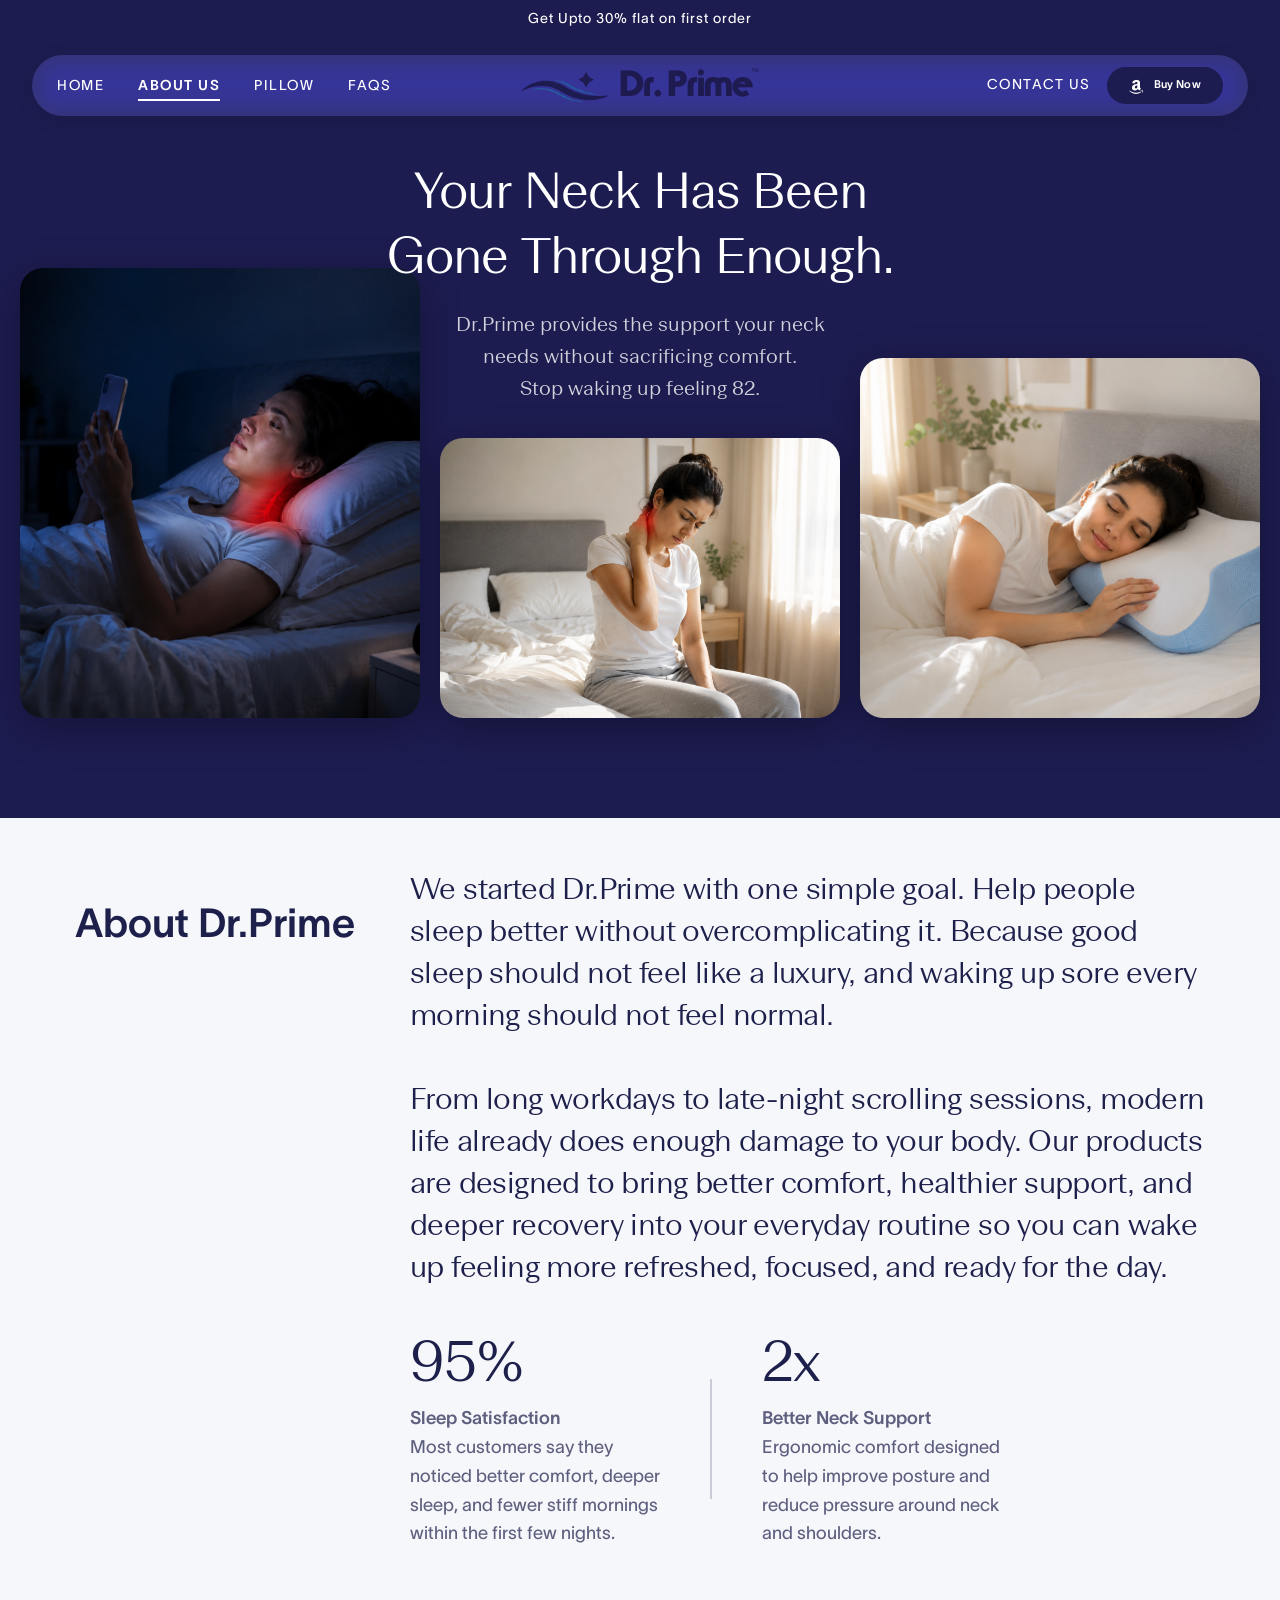
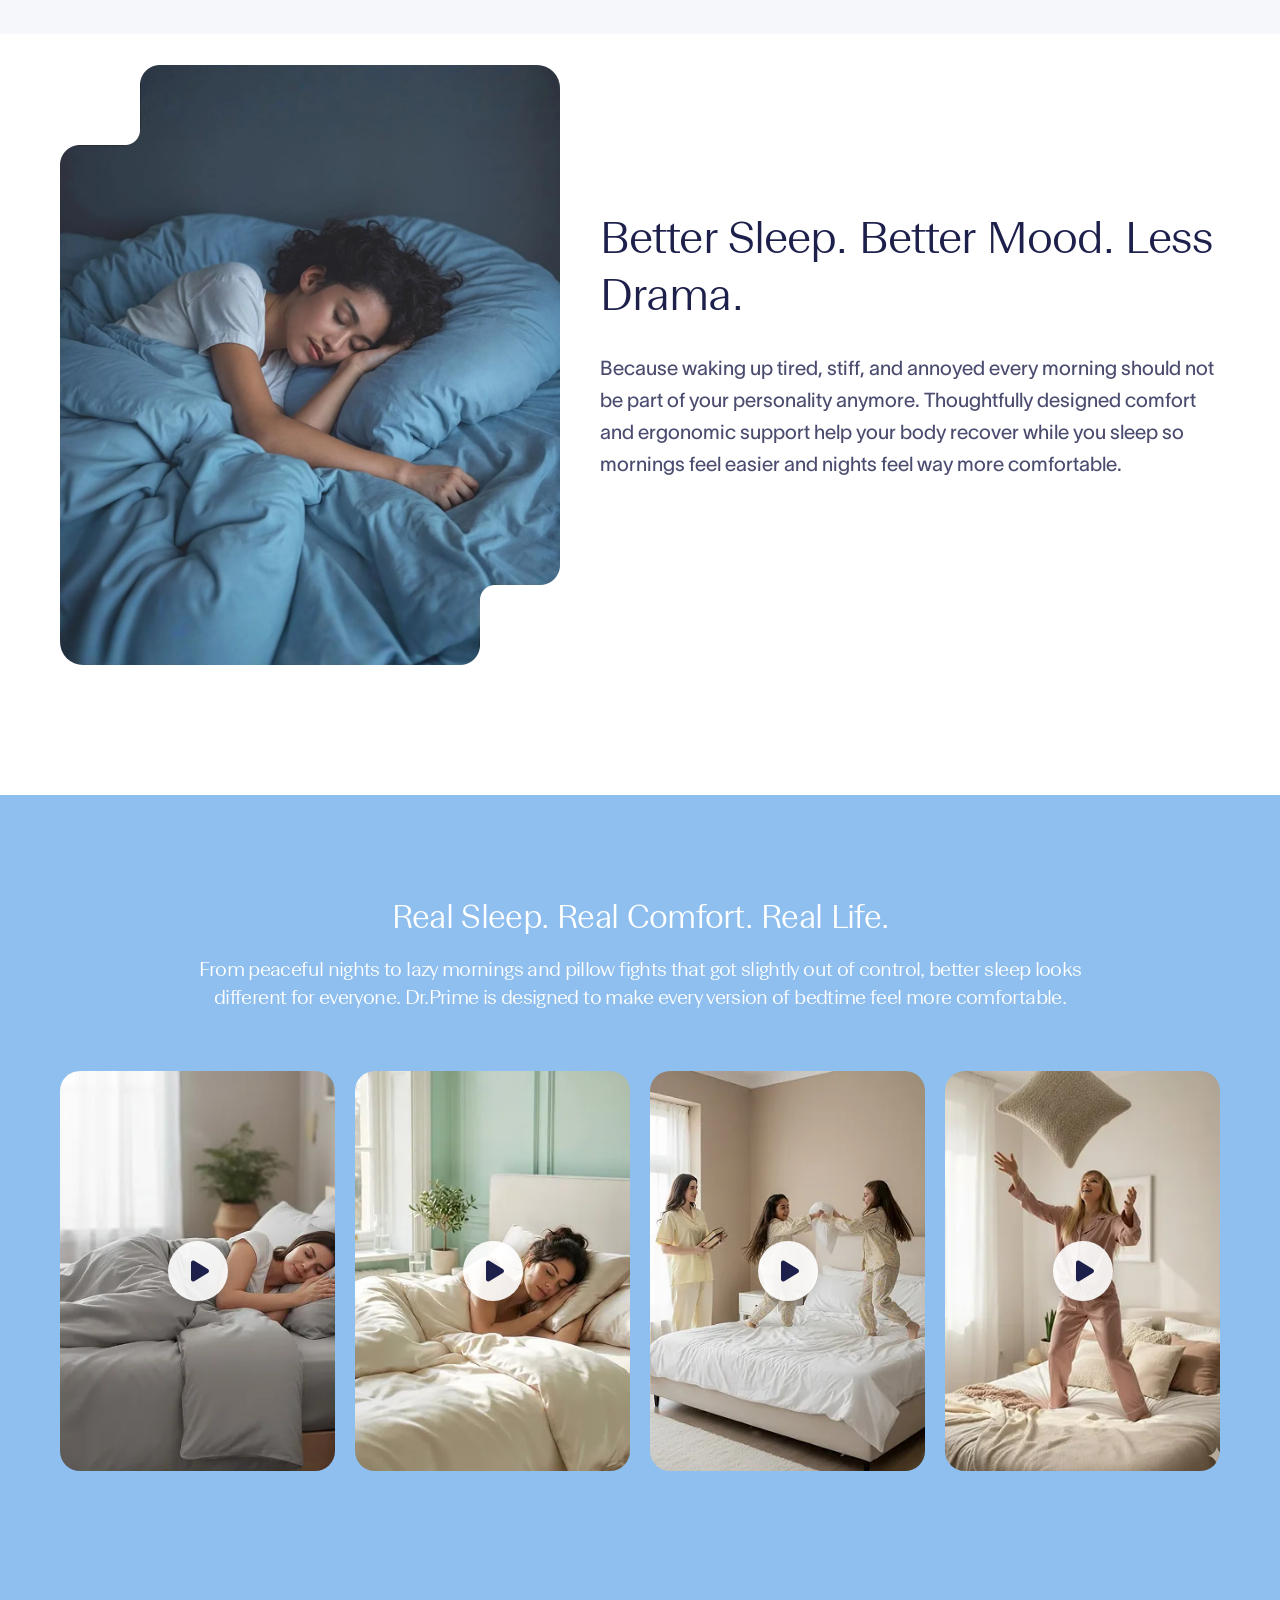
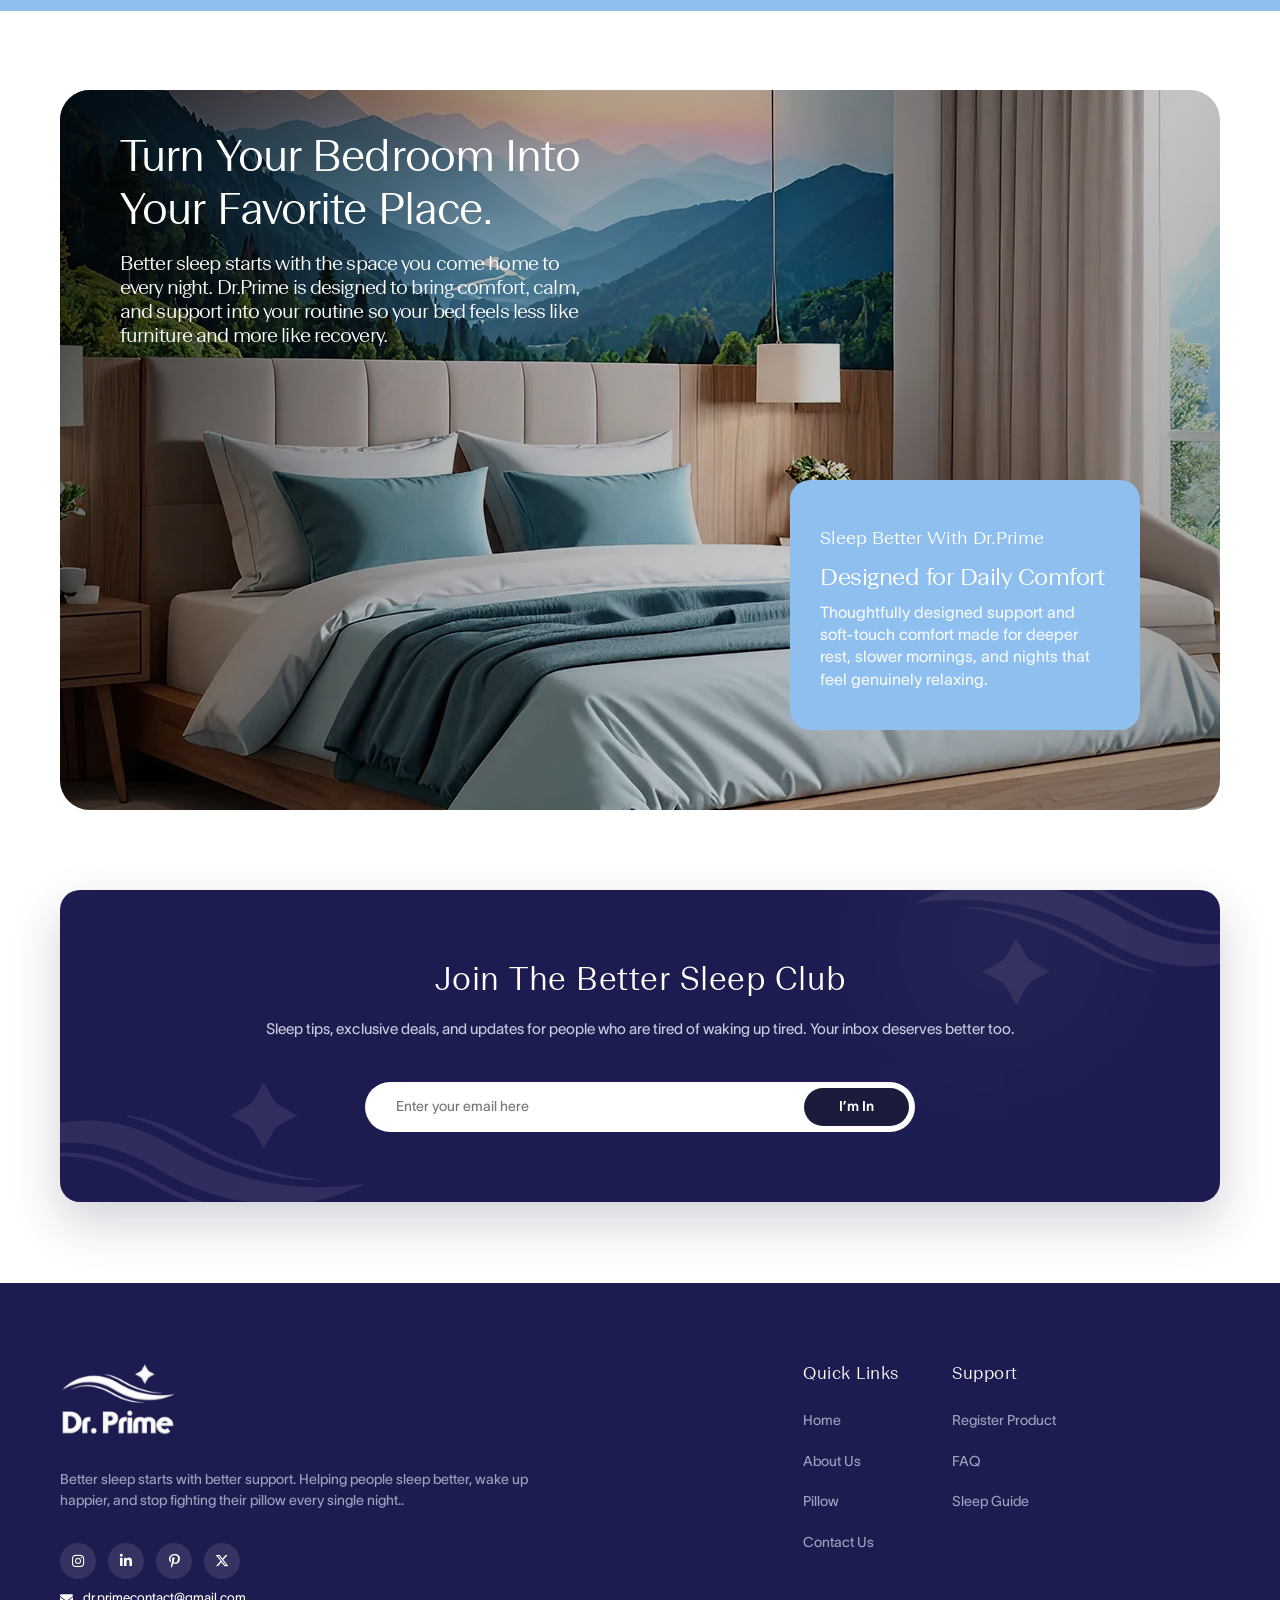
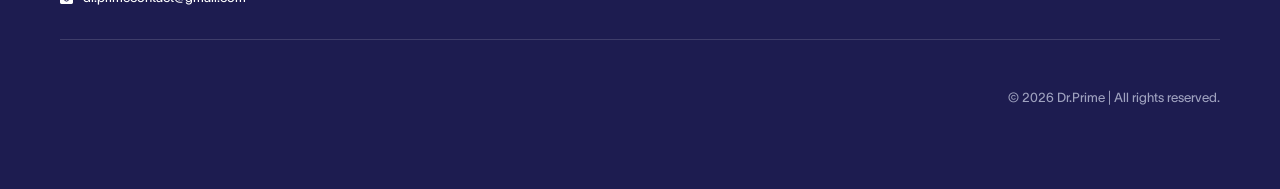
<file: about.html>
<!DOCTYPE html>
<html lang="en">

<head>
    <meta charset="UTF-8">
    <meta name="viewport" content="width=device-width, initial-scale=1.0">
    <title>About Us - Dr. Prime</title>
    <link rel="stylesheet" href="style.css?v=1.0.2">
    <!-- Removed external Google Fonts to enforce only custom local fonts -->
    <link rel="stylesheet" href="https://cdnjs.cloudflare.com/ajax/libs/font-awesome/6.6.0/css/all.min.css">
    <link rel="icon" type="image/svg+xml" href="assets/drprime-logo.svg">
    <meta property="og:image" content="assets/drprime.webp">
    <meta property="og:image:type" content="image/png">
    <meta name="twitter:card" content="summary_large_image">
    <meta name="twitter:image" content="assets/drprime.webp">
</head>

<body>
    <div class="top-banner section" id="top-banner">
        <div class="top-banner-content">
            <span>Get Upto 30% flat on first order</span>
        </div>
    </div>

    <!-- Navigation -->
    <nav class="navbar pill-navbar nav-white-text">
        <div class="nav-container">
            <div class="logo">
                <a href="index.html">
                    <img src="assets/logo.webp" alt="Dr. Prime Logo">
                </a>
            </div>
            <div class="hamburger">
                <i class="fa-solid fa-bars"></i>
            </div>
            <div class="nav-menu">
                <ul class="nav-links">
                    <li><a href="index.html">HOME</a></li>
                    <li><a href="about.html" class="active">ABOUT US</a></li>
                    <li><a href="pillow.html">PILLOW</a></li>
                    <li><a href="faq.html">FAQS</a></li>
                </ul>
                <div class="nav-actions">
                    <a href="contact.html" class="contact-link">CONTACT US</a>
                    <a href="#" class="btn btn-primary"><i class="fa-brands fa-amazon"></i> Buy Now</a>
                </div>
                <div class="mobile-nav-logo">
                    <a href="index.html">
                        <img src="assets/logo.webp" alt="Dr. Prime Logo">
                    </a>
                </div>
            </div>
        </div>
    </nav>


    <!-- About Us Hero Section -->
    <section class="about-hero dark-theme">
        <div class="container text-center relative-container z-2">
            <h1 class="about-title">Your Neck Has Been <br>Gone Through Enough.</h1>
            <p class="about-subtitle">Dr.Prime provides the support your neck <br>needs without sacrificing comfort.<br>Stop waking up feeling 82.</p>
        </div>
        <div class="about-hero-images">
            <div class="img-left"><img src="assets/about_body1.webp" alt="About Sleep Left"></div>
            <div class="img-center"><img src="assets/about_body2.webp" alt="About Sleep Center"></div>
            <div class="img-right"><img src="assets/about_body3.webp" alt="About Sleep Right"></div>
        </div>
    </section>

    <!-- About Dr.Prime Stats -->
    <section class="about-stats bg-light-gray reveal reveal-up">
        <div class="container">
            <div class="stats-header-container">
                <p class="stats-label">About Dr.Prime</p>
                <div class="stats-header">
                    <h2>We started Dr.Prime with one simple goal. Help people sleep better without overcomplicating it.
                        Because good sleep should not feel like a luxury, and waking up sore every morning should not
                        feel normal.<br><br>From long workdays to late-night scrolling sessions, modern life already
                        does enough damage to your body. Our products are designed to bring better comfort, healthier
                        support, and deeper recovery into your everyday routine so you can wake up feeling more
                        refreshed, focused, and ready for the day.</h2>
                </div>
                <div class="stats-grid">
                    <div class="stat-card">
                        <h1>95%</h1>
                        <p><strong>Sleep Satisfaction</strong><br>Most customers say they noticed better comfort, deeper
                            sleep, and fewer stiff mornings within the first few nights.</p>
                    </div>
                    <div class="stat-divider"></div>
                    <div class="stat-card">
                        <h1>2x</h1>
                        <p><strong>Better Neck Support</strong><br>Ergonomic comfort designed to
                            help improve posture
                            and reduce pressure around neck and shoulders.</p>
                    </div>
                </div>
            </div>
        </div>
    </section>

    <!-- Buy Now Section -->
    <section class="about-buy-now reveal reveal-up">
        <div class="container">
            <div class="buy-now-content">
                <img src="assets/about_sleep.webp" alt="About Sleep Left" class="buy-now-image">
                <div class="buy-now-text">
                    <h2>Better Sleep. Better Mood. Less Drama.</h2>
                    <p>Because waking up tired, stiff, and annoyed every morning should not be part of your personality
                        anymore. Thoughtfully designed comfort and ergonomic support help your body recover while you
                        sleep so mornings feel easier and nights feel way more comfortable.</p>
                </div>
            </div>
        </div>
        <!-- !--<div class="bottom-marquee-text">
            <div>
                <img src="assets/about-bottom-marquee-image.webp" alt="bottom-marquee-image"
                    class="bottom-marquee-image">
                <p><strong>Your Pillow Should Support You. Emotionally Too.</strong><br>Soft, supportive, and way better
                    than folding random blankets under your neck every night.</p>
            </div>
            <div>
                <img src="assets/about-bottom-marquee-image.webp" alt="bottom-marquee-image"
                    class="bottom-marquee-image">
                <p><strong>Sleep Better. Complain Less.</strong><br>Amazing what a good night’s sleep can do for your
                    mood, energy, and tolerance for emails.</p>
            </div>
            <div>
                <img src="assets/about-bottom-marquee-image.webp" alt="bottom-marquee-image"
                    class="bottom-marquee-image">
                <p><strong>The “Five More Minutes” Experience.</strong><br>You may not fix all your problems overnight,
                    but waking up well-rested definitely makes them easier to deal with.</p>
            </div>
        </div>--! -->
    </section>

    <!-- Videos Section -->
    <section class="about-videos reveal reveal-up">
        <div class="container text-center text-white">
            <h2 class="video-section-title">Real Sleep. Real Comfort. Real Life.<br><span
                    style="font-size: 20px; font-weight: 400; display: block; margin-top: 15px;">From peaceful nights to
                    lazy mornings and pillow fights that got slightly out of control, better sleep looks different for
                    everyone. Dr.Prime is designed to make every version of bedtime feel more comfortable.</span></h2>
            <div class="video-cards-grid reveal reveal-stagger">
                <div class="video-card" data-video="lJ2SSu-x4xM">
                    <img src="assets/vid1.webp" alt="Video 1">
                    <div class="play-btn"><i class="fa-solid fa-play"></i></div>
                </div>
                <div class="video-card" data-video="50xcQkU_DF0">
                    <img src="assets/vid2.webp" alt="Video 2">
                    <div class="play-btn"><i class="fa-solid fa-play"></i></div>
                </div>
                <div class="video-card" data-video="lJ2SSu-x4xM">
                    <img src="assets/vid3.webp" alt="Video 3">
                    <div class="play-btn"><i class="fa-solid fa-play"></i></div>
                </div>
                <div class="video-card" data-video="50xcQkU_DF0">
                    <img src="assets/vid4.webp" alt="Video 4">
                    <div class="play-btn"><i class="fa-solid fa-play"></i></div>
                </div>
            </div>

            <div class="carousel-dots video-slider-dots">
                <div class="dot active" data-index="0"></div>
                <div class="dot" data-index="1"></div>
                <div class="dot" data-index="2"></div>
                <div class="dot" data-index="3"></div>
            </div>
        </div>
    </section>

    <!-- Bottom Banner Section -->
    <section class="about-bottom-banner reveal reveal-up">
        <div class="container relative-container">
            <div class="banner-image-wrapper">
                <img src="assets/about-bottom.webp" alt="About Bottom Banner" class="bottom-banner-img">
                <div class="banner-overlay"></div>
                <div class="banner-content">
                    <h2>Turn Your Bedroom Into Your Favorite Place.<br><span
                            style="font-size: 20px; font-weight: 400; display: block; margin-top: 15px;">Better sleep
                            starts with the space you come home to every night. Dr.Prime is designed to bring comfort,
                            calm, and support into your routine so your bed feels less like furniture and more like
                            recovery.</span></h2>
                </div>
                <div class="bottom-stats-card">
                    <p class="card-subtitle">Sleep Better With Dr.Prime</p>
                    <h2 class="card-value" style="font-size: 1.5rem; line-height: 1.2;">Designed for Daily Comfort
                    </h2>
                    <p class="card-text">Thoughtfully designed support and soft-touch comfort made for deeper rest,
                        slower mornings, and nights that feel genuinely relaxing.</p>
                </div>
            </div>
        </div>
    </section>


    <!-- Newsletter Section -->
    <section class="newsletter-section reveal reveal-up">
        <div class="container relative-container">
            <div class="newsletter-box text-white text-center">
                <!-- Vector decorations -->
                <div class="newsletter-vector newsletter-vector-left">
                    <svg xmlns="http://www.w3.org/2000/svg" viewBox="0 0 384 130" fill="none"
                        preserveAspectRatio="none">
                        <g opacity="0.08">
                            <path
                                d="M254.22 117.637C225.712 112.179 200.984 101.084 176.551 86.302C167.845 81.0391 159.029 76.5612 149.621 72.6839C99.436 52.0066 47.3397 59.893 0 84.9059C3.73248 80.1488 8.13016 76.2557 12.8288 72.3731C22.775 64.1602 33.7085 57.5118 45.4444 52.1173C77.8647 37.2191 114.25 34.6061 148.571 44.41C163.395 48.6456 177.385 54.8462 190.626 62.7272C218.226 79.1532 241.466 89.8105 272.946 97.2069C309.247 105.736 346.524 107.575 383.353 101.822C383.954 101.953 384.24 102.022 383.754 102.212C344.502 122.841 297.421 125.908 254.22 117.637Z"
                                fill="white" />
                            <path
                                d="M283.748 66.7731L275.28 51.4535C273.131 47.4234 269.984 44.2573 265.993 42.0131L250.229 33.3997L266.194 24.66C269.916 22.5317 272.851 19.6131 274.984 15.8833L283.748 0L292.263 15.4566C294.433 19.4445 297.569 22.5896 301.555 24.8075L317.266 33.3892L301.819 41.834C297.875 43.9675 294.745 46.9861 292.527 50.8582L283.748 66.7679V66.7731Z"
                                fill="white" />
                            <path
                                d="M279.709 129.732C248.73 131.55 213.015 124.048 185.436 109.324L162.656 97.1595C149.009 89.8737 135.093 83.7891 120.136 79.7063C91.5857 71.9095 62.7395 71.9569 34.4687 82.7882C36.6174 81.0602 39.1514 79.9328 41.9231 78.8318C70.1833 67.6108 100.576 68.5116 129.449 77.2725C142.832 81.3342 155.175 87.0869 167.476 93.672L192.178 106.895C213.876 118.506 237.548 124.922 262.034 127.714L279.709 129.732Z"
                                fill="white" />
                            <path
                                d="M335.005 97.1332L341.282 97.4809L334.128 97.9339C326.864 98.3923 319.959 97.5283 312.673 96.659C295.864 94.6572 279.651 90.8694 263.512 85.791C243.905 79.622 225.438 71.2141 207.741 60.8518C188.952 49.852 165.718 38.6942 144.743 33.7474C146.707 33.4946 148.518 33.5525 150.455 33.8212C171.61 36.7871 193.598 46.5278 212.033 57.1378C224.134 64.1022 236.313 70.1869 249.279 75.4497C268.744 83.3466 288.647 89.368 309.252 93.4771C317.868 95.1945 326.083 96.6485 335.01 97.1384L335.005 97.1332Z"
                                fill="white" />
                        </g>
                    </svg>
                </div>
                <div class="newsletter-vector newsletter-vector-right">
                    <svg xmlns="http://www.w3.org/2000/svg" viewBox="0 0 384 130" fill="none"
                        preserveAspectRatio="none">
                        <g opacity="0.08">
                            <path
                                d="M254.22 117.637C225.712 112.179 200.984 101.084 176.551 86.302C167.845 81.0391 159.029 76.5612 149.621 72.6839C99.436 52.0066 47.3397 59.893 0 84.9059C3.73248 80.1488 8.13016 76.2557 12.8288 72.3731C22.775 64.1602 33.7085 57.5118 45.4444 52.1173C77.8647 37.2191 114.25 34.6061 148.571 44.41C163.395 48.6456 177.385 54.8462 190.626 62.7272C218.226 79.1532 241.466 89.8105 272.946 97.2069C309.247 105.736 346.524 107.575 383.353 101.822C383.954 101.953 384.24 102.022 383.754 102.212C344.502 122.841 297.421 125.908 254.22 117.637Z"
                                fill="white" />
                            <path
                                d="M283.748 66.7731L275.28 51.4535C273.131 47.4234 269.984 44.2573 265.993 42.0131L250.229 33.3997L266.194 24.66C269.916 22.5317 272.851 19.6131 274.984 15.8833L283.748 0L292.263 15.4566C294.433 19.4445 297.569 22.5896 301.555 24.8075L317.266 33.3892L301.819 41.834C297.875 43.9675 294.745 46.9861 292.527 50.8582L283.748 66.7679V66.7731Z"
                                fill="white" />
                            <path
                                d="M279.709 129.732C248.73 131.55 213.015 124.048 185.436 109.324L162.656 97.1595C149.009 89.8737 135.093 83.7891 120.136 79.7063C91.5857 71.9095 62.7395 71.9569 34.4687 82.7882C36.6174 81.0602 39.1514 79.9328 41.9231 78.8318C70.1833 67.6108 100.576 68.5116 129.449 77.2725C142.832 81.3342 155.175 87.0869 167.476 93.672L192.178 106.895C213.876 118.506 237.548 124.922 262.034 127.714L279.709 129.732Z"
                                fill="white" />
                            <path
                                d="M335.005 97.1332L341.282 97.4809L334.128 97.9339C326.864 98.3923 319.959 97.5283 312.673 96.659C295.864 94.6572 279.651 90.8694 263.512 85.791C243.905 79.622 225.438 71.2141 207.741 60.8518C188.952 49.852 165.718 38.6942 144.743 33.7474C146.707 33.4946 148.518 33.5525 150.455 33.8212C171.61 36.7871 193.598 46.5278 212.033 57.1378C224.134 64.1022 236.313 70.1869 249.279 75.4497C268.744 83.3466 288.647 89.368 309.252 93.4771C317.868 95.1945 326.083 96.6485 335.01 97.1384L335.005 97.1332Z"
                                fill="white" />
                        </g>
                    </svg>
                </div>
                <div class="newsletter-glow"></div>
                <h2>Join The Better Sleep Club</h2>
                <p>Sleep tips, exclusive deals, and updates for people who are tired of waking up tired. Your inbox
                    deserves better too.</p>
                <form class="subscribe-form">
                    <input type="email" placeholder="Enter your email here">
                    <button type="submit" class="btn btn-subscribe">
                        <span class="btn-text">I’m In</span>
                        <i class="fa-solid fa-arrow-right btn-icon"></i>
                    </button>
                </form>
            </div>
        </div>
    </section>

    <!-- Footer -->
    <footer class="footer">
        <div class="container">
            <div class="footer-grid">
                <div class="footer-brand">
                    <a href="index.html">
                        <img src="assets/logo-footer.svg" alt="Dr. Prime" class="footer-logo">
                    </a>
                    <p>Better sleep starts with better support. Helping people sleep better, wake up happier, and stop
                        fighting their pillow every single night..</p>
                    <div class="social-icons">
                        <a href="https://www.instagram.com/drprime.store/"><i class="fa-brands fa-instagram"></i></a>
                        <a href="https://www.linkedin.com/company/mydrprime/"><i
                                class="fa-brands fa-linkedin-in"></i></a>
                        <a href="https://www.pinterest.com/mydrprime/"><i class="fa-brands fa-pinterest-p "></i></a>
                        <a href="https://x.com/mydrprime/"><i class="fa-brands fa-x-twitter"></i></a>
                    </div>
                </div>

                <div class="footer-links">
                    <h3>Quick Links</h3>
                    <ul>
                        <li><a href="index.html">Home</a></li>
                        <li><a href="about.html">About Us</a></li>
                        <li><a href="pillow.html">Pillow</a></li>
                        <li><a href="contact.html">Contact Us</a></li>
                    </ul>
                </div>

                <div class="footer-links">
                    <h3>Support</h3>
                    <ul>
                        <li><a href="register-product.html">Register Product</a></li>
                        <li><a href="faq.html">FAQ</a></li>
                        <li><a href="sleep-guide.html">Sleep Guide</a></li>
                    </ul>
                </div>
            </div>

            <div class="footer-bottom">
                <div class="email-contact">
                    <i class="fa-solid fa-envelope"></i> dr.primecontact@gmail.com
                </div>
                <p>&copy; <span id="current-year">2026</span> Dr.Prime | All rights reserved.</p>
            </div>
        </div>
    </footer>

    <!-- Video Modal Lightbox -->
    <div id="videoModal" class="video-modal">
        <div class="video-modal-backdrop"></div>
        <div class="video-modal-content">
            <button class="video-modal-close"><i class="fa-solid fa-xmark"></i></button>
            <div class="video-modal-player">
                <iframe id="modalVideo" src="" frameborder="0" allow="autoplay; encrypted-media; fullscreen"
                    allowfullscreen></iframe>
            </div>
        </div>
    </div>

    <script src="script.js?v=1.0.2"></script>
</body>

</html>
</file>
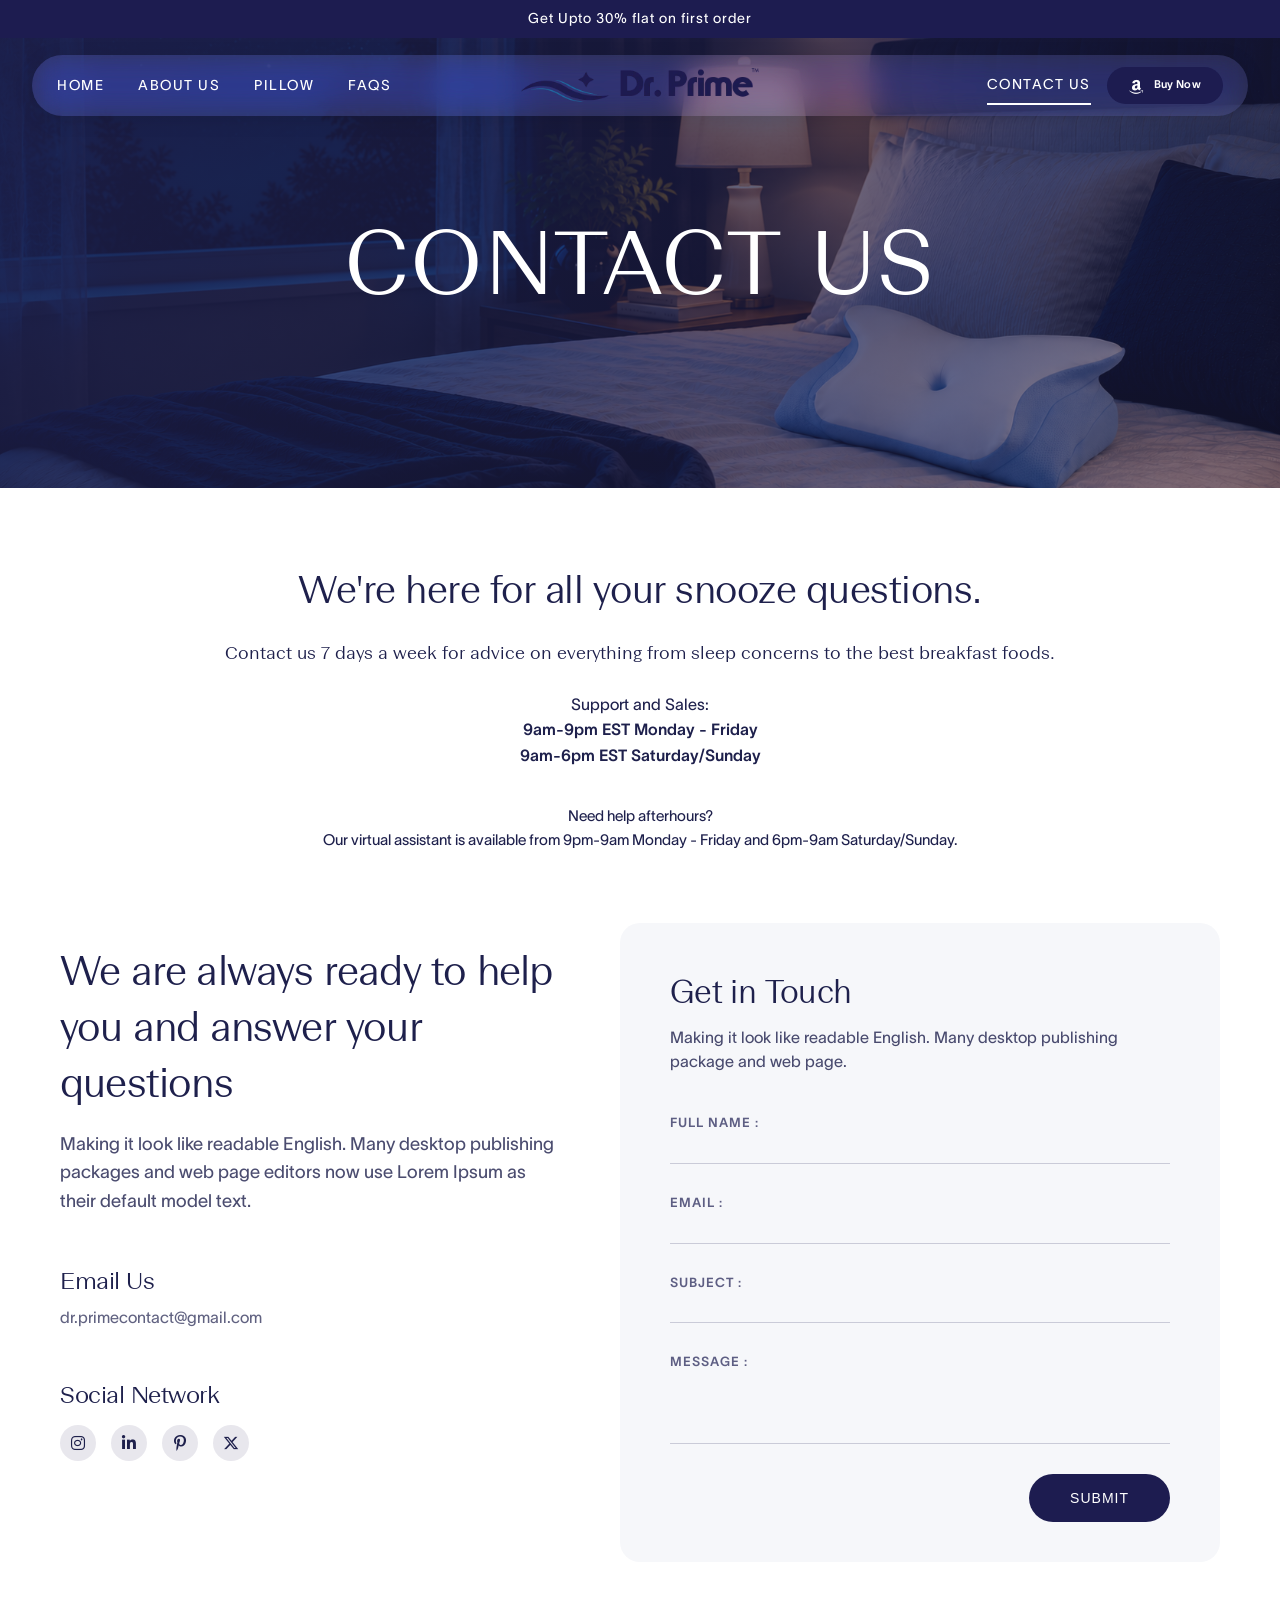
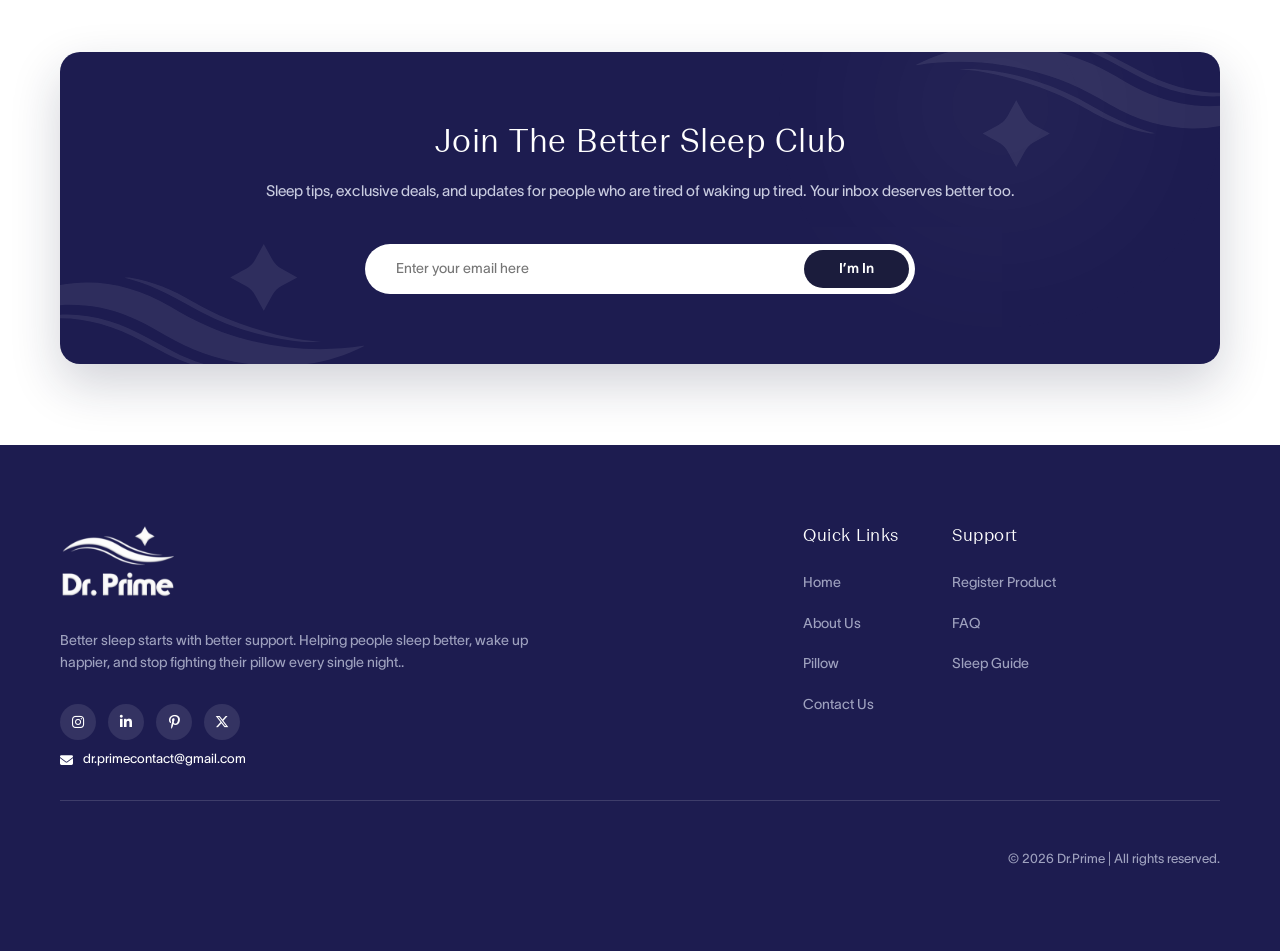
<file: contact.html>
<!DOCTYPE html>
<html lang="en">

<head>
    <meta charset="UTF-8">
    <meta name="viewport" content="width=device-width, initial-scale=1.0">
    <title>Contact Us - Dr. Prime</title>
    <link rel="stylesheet" href="style.css?v=1.0.2">
    <!-- Removed external Google Fonts to enforce only custom local fonts -->
    <link rel="stylesheet" href="https://cdnjs.cloudflare.com/ajax/libs/font-awesome/6.6.0/css/all.min.css">
    <link rel="icon" type="image/svg+xml" href="assets/drprime-logo.svg">
    <meta property="og:image" content="assets/drprime.webp">
    <meta property="og:image:type" content="image/png">
    <meta name="twitter:card" content="summary_large_image">
    <meta name="twitter:image" content="assets/drprime.webp">
</head>

<body>
    <div class="top-banner section" id="top-banner">
        <div class="top-banner-content">
            <span>Get Upto 30% flat on first order</span>
        </div>
    </div>

    <!-- Navigation -->
    <nav class="navbar pill-navbar nav-white-text">
        <div class="nav-container">
            <div class="logo">
                <a href="index.html">
                    <img src="assets/logo.webp" alt="Dr. Prime Logo">
                </a>
            </div>
            <div class="hamburger">
                <i class="fa-solid fa-bars"></i>
            </div>
            <div class="nav-menu">
                <ul class="nav-links">
                    <li><a href="index.html">HOME</a></li>
                    <li><a href="about.html">ABOUT US</a></li>
                    <li><a href="pillow.html">PILLOW</a></li>
                    <li><a href="faq.html">FAQS</a></li>
                </ul>
                <div class="nav-actions">
                    <a href="contact.html" class="contact-link active">CONTACT US</a>
                    <a href="#" class="btn btn-primary"><i class="fa-brands fa-amazon"></i> Buy Now</a>
                </div>
                <div class="mobile-nav-logo">
                    <a href="index.html">
                        <img src="assets/logo.webp" alt="Dr. Prime Logo">
                    </a>
                </div>
            </div>
        </div>
    </nav>

    <!-- Contact Hero Section -->
    <section class="contact-hero">
        <div class="container relative-container">
            <div class="contact-image-wrapper">
                <h1 class="contact-vertical-text">CONTACT US</h1>
                <img src="assets/contactus-hero.webp" alt="Contact Us Hero" class="contact-main-image">
            </div>
        </div>
    </section>

    <!-- Snooze Questions Section -->
    <section class="snooze-questions-section">
        <h2>We're here for all your snooze questions.</h2>
        <p class="snooze-subtitle">Contact us 7 days a week for advice on everything from sleep concerns to the best
            breakfast foods.</p>

        <div class="snooze-contact-block">
            <p>Support and Sales:</p>
            <p><strong>9am-9pm EST Monday - Friday</strong></p>
            <p><strong>9am-6pm EST Saturday/Sunday</strong></p>
        </div>

        <div class="snooze-afterhours-block">
            <p>Need help afterhours?</p>
            <p>Our virtual assistant is available from 9pm-9am Monday - Friday and 6pm-9am Saturday/Sunday.</p>
        </div>
    </section>

    <!-- Contact Content Section -->
    <section class="contact-content-section">
        <div class="container">
            <div class="contact-grid">

                <!-- Left Side: Info -->
                <div class="contact-info">
                    <h2>We are always ready to help you and answer your questions</h2>
                    <p class="contact-subtitle">Making it look like readable English. Many desktop publishing packages
                        and web page editors now use Lorem Ipsum as their default model text.</p>

                    <div class="contact-details-grid">
                        <div class="contact-detail-block">
                            <h3>Email Us</h3>
                            <p>dr.primecontact@gmail.com</p>
                        </div>
                    </div>

                    <div class="contact-social">
                        <h3>Social Network</h3>
                        <div class="social-icons-wrapper">
                            <a href="https://www.instagram.com/drprime.store/"><i
                                    class="fa-brands fa-instagram"></i></a>
                            <a href="https://www.linkedin.com/company/mydrprime/"><i
                                    class="fa-brands fa-linkedin-in"></i></a>
                            <a href="https://www.pinterest.com/mydrprime/"><i class="fa-brands fa-pinterest-p"></i></a>
                            <a href="https://x.com/mydrprime/"><i class="fa-brands fa-x-twitter"></i></a>
                        </div>
                    </div>
                </div>

                <!-- Right Side: Form -->
                <div class="contact-form-container">
                    <div class="contact-form-box">
                        <h2>Get in Touch</h2>
                        <p class="form-subtitle">Making it look like readable English. Many desktop publishing package
                            and web page.</p>

                        <form class="contact-form">
                            <div class="form-group">
                                <label for="fullname">FULL NAME :</label>
                                <input type="text" id="fullname" name="fullname" required>
                            </div>
                            <div class="form-group">
                                <label for="email">EMAIL :</label>
                                <input type="email" id="email" name="email" required>
                            </div>
                            <div class="form-group">
                                <label for="subject">SUBJECT :</label>
                                <input type="text" id="subject" name="subject" required>
                            </div>
                            <div class="form-group">
                                <label for="message">MESSAGE :</label>
                                <textarea id="message" name="message" rows="2" required></textarea>
                            </div>

                            <button type="submit" class="btn btn-primary submit-btn">SUBMIT</button>
                        </form>
                    </div>
                </div>
            </div>
        </div>
    </section>

       <!-- Newsletter Section -->
    <section class="newsletter-section reveal reveal-up">
        <div class="container relative-container">
            <div class="newsletter-box text-white text-center">
                <!-- Vector decorations -->
                <div class="newsletter-vector newsletter-vector-left">
                    <svg xmlns="http://www.w3.org/2000/svg" viewBox="0 0 384 130" fill="none"
                        preserveAspectRatio="none">
                        <g opacity="0.08">
                            <path
                                d="M254.22 117.637C225.712 112.179 200.984 101.084 176.551 86.302C167.845 81.0391 159.029 76.5612 149.621 72.6839C99.436 52.0066 47.3397 59.893 0 84.9059C3.73248 80.1488 8.13016 76.2557 12.8288 72.3731C22.775 64.1602 33.7085 57.5118 45.4444 52.1173C77.8647 37.2191 114.25 34.6061 148.571 44.41C163.395 48.6456 177.385 54.8462 190.626 62.7272C218.226 79.1532 241.466 89.8105 272.946 97.2069C309.247 105.736 346.524 107.575 383.353 101.822C383.954 101.953 384.24 102.022 383.754 102.212C344.502 122.841 297.421 125.908 254.22 117.637Z"
                                fill="white" />
                            <path
                                d="M283.748 66.7731L275.28 51.4535C273.131 47.4234 269.984 44.2573 265.993 42.0131L250.229 33.3997L266.194 24.66C269.916 22.5317 272.851 19.6131 274.984 15.8833L283.748 0L292.263 15.4566C294.433 19.4445 297.569 22.5896 301.555 24.8075L317.266 33.3892L301.819 41.834C297.875 43.9675 294.745 46.9861 292.527 50.8582L283.748 66.7679V66.7731Z"
                                fill="white" />
                            <path
                                d="M279.709 129.732C248.73 131.55 213.015 124.048 185.436 109.324L162.656 97.1595C149.009 89.8737 135.093 83.7891 120.136 79.7063C91.5857 71.9095 62.7395 71.9569 34.4687 82.7882C36.6174 81.0602 39.1514 79.9328 41.9231 78.8318C70.1833 67.6108 100.576 68.5116 129.449 77.2725C142.832 81.3342 155.175 87.0869 167.476 93.672L192.178 106.895C213.876 118.506 237.548 124.922 262.034 127.714L279.709 129.732Z"
                                fill="white" />
                            <path
                                d="M335.005 97.1332L341.282 97.4809L334.128 97.9339C326.864 98.3923 319.959 97.5283 312.673 96.659C295.864 94.6572 279.651 90.8694 263.512 85.791C243.905 79.622 225.438 71.2141 207.741 60.8518C188.952 49.852 165.718 38.6942 144.743 33.7474C146.707 33.4946 148.518 33.5525 150.455 33.8212C171.61 36.7871 193.598 46.5278 212.033 57.1378C224.134 64.1022 236.313 70.1869 249.279 75.4497C268.744 83.3466 288.647 89.368 309.252 93.4771C317.868 95.1945 326.083 96.6485 335.01 97.1384L335.005 97.1332Z"
                                fill="white" />
                        </g>
                    </svg>
                </div>
                <div class="newsletter-vector newsletter-vector-right">
                    <svg xmlns="http://www.w3.org/2000/svg" viewBox="0 0 384 130" fill="none"
                        preserveAspectRatio="none">
                        <g opacity="0.08">
                            <path
                                d="M254.22 117.637C225.712 112.179 200.984 101.084 176.551 86.302C167.845 81.0391 159.029 76.5612 149.621 72.6839C99.436 52.0066 47.3397 59.893 0 84.9059C3.73248 80.1488 8.13016 76.2557 12.8288 72.3731C22.775 64.1602 33.7085 57.5118 45.4444 52.1173C77.8647 37.2191 114.25 34.6061 148.571 44.41C163.395 48.6456 177.385 54.8462 190.626 62.7272C218.226 79.1532 241.466 89.8105 272.946 97.2069C309.247 105.736 346.524 107.575 383.353 101.822C383.954 101.953 384.24 102.022 383.754 102.212C344.502 122.841 297.421 125.908 254.22 117.637Z"
                                fill="white" />
                            <path
                                d="M283.748 66.7731L275.28 51.4535C273.131 47.4234 269.984 44.2573 265.993 42.0131L250.229 33.3997L266.194 24.66C269.916 22.5317 272.851 19.6131 274.984 15.8833L283.748 0L292.263 15.4566C294.433 19.4445 297.569 22.5896 301.555 24.8075L317.266 33.3892L301.819 41.834C297.875 43.9675 294.745 46.9861 292.527 50.8582L283.748 66.7679V66.7731Z"
                                fill="white" />
                            <path
                                d="M279.709 129.732C248.73 131.55 213.015 124.048 185.436 109.324L162.656 97.1595C149.009 89.8737 135.093 83.7891 120.136 79.7063C91.5857 71.9095 62.7395 71.9569 34.4687 82.7882C36.6174 81.0602 39.1514 79.9328 41.9231 78.8318C70.1833 67.6108 100.576 68.5116 129.449 77.2725C142.832 81.3342 155.175 87.0869 167.476 93.672L192.178 106.895C213.876 118.506 237.548 124.922 262.034 127.714L279.709 129.732Z"
                                fill="white" />
                            <path
                                d="M335.005 97.1332L341.282 97.4809L334.128 97.9339C326.864 98.3923 319.959 97.5283 312.673 96.659C295.864 94.6572 279.651 90.8694 263.512 85.791C243.905 79.622 225.438 71.2141 207.741 60.8518C188.952 49.852 165.718 38.6942 144.743 33.7474C146.707 33.4946 148.518 33.5525 150.455 33.8212C171.61 36.7871 193.598 46.5278 212.033 57.1378C224.134 64.1022 236.313 70.1869 249.279 75.4497C268.744 83.3466 288.647 89.368 309.252 93.4771C317.868 95.1945 326.083 96.6485 335.01 97.1384L335.005 97.1332Z"
                                fill="white" />
                        </g>
                    </svg>
                </div>
                <div class="newsletter-glow"></div>
                <h2>Join The Better Sleep Club</h2>
                <p>Sleep tips, exclusive deals, and updates for people who are tired of waking up tired. Your inbox
                    deserves better too.</p>
                <form class="subscribe-form">
                    <input type="email" placeholder="Enter your email here">
                    <button type="submit" class="btn btn-subscribe">
                        <span class="btn-text">I’m In</span>
                        <i class="fa-solid fa-arrow-right btn-icon"></i>
                    </button>
                </form>
            </div>
        </div>
    </section>

    <!-- Footer -->
    <footer class="footer">
        <div class="container">
            <div class="footer-grid">
                <div class="footer-brand">
                    <a href="index.html">
                        <img src="assets/logo-footer.svg" alt="Dr. Prime" class="footer-logo">
                    </a>
                    <p>Better sleep starts with better support. Helping people sleep better, wake up happier, and stop
                        fighting their pillow every single night..</p>
                    <div class="social-icons">
                        <a href="https://www.instagram.com/drprime.store/"><i class="fa-brands fa-instagram"></i></a>
                        <a href="https://www.linkedin.com/company/mydrprime/"><i
                                class="fa-brands fa-linkedin-in"></i></a>
                        <a href="https://www.pinterest.com/mydrprime/"><i class="fa-brands fa-pinterest-p "></i></a>
                        <a href="https://x.com/mydrprime/"><i class="fa-brands fa-x-twitter"></i></a>
                    </div>
                </div>

                <div class="footer-links">
                    <h3>Quick Links</h3>
                    <ul>
                        <li><a href="index.html">Home</a></li>
                        <li><a href="about.html">About Us</a></li>
                        <li><a href="pillow.html">Pillow</a></li>
                        <li><a href="contact.html">Contact Us</a></li>
                    </ul>
                </div>

                <div class="footer-links">
                    <h3>Support</h3>
                    <ul>
                        <li><a href="register-product.html">Register Product</a></li>
                        <li><a href="faq.html">FAQ</a></li>
                        <li><a href="sleep-guide.html">Sleep Guide</a></li>
                    </ul>
                </div>
            </div>

            <div class="footer-bottom">
                <div class="email-contact">
                    <i class="fa-solid fa-envelope"></i> dr.primecontact@gmail.com
                </div>
                <p>&copy; <span id="current-year">2026</span> Dr.Prime | All rights reserved.</p>
            </div>
        </div>
    </footer>

    <script src="script.js?v=1.0.2"></script>
</body>

</html>
</file>
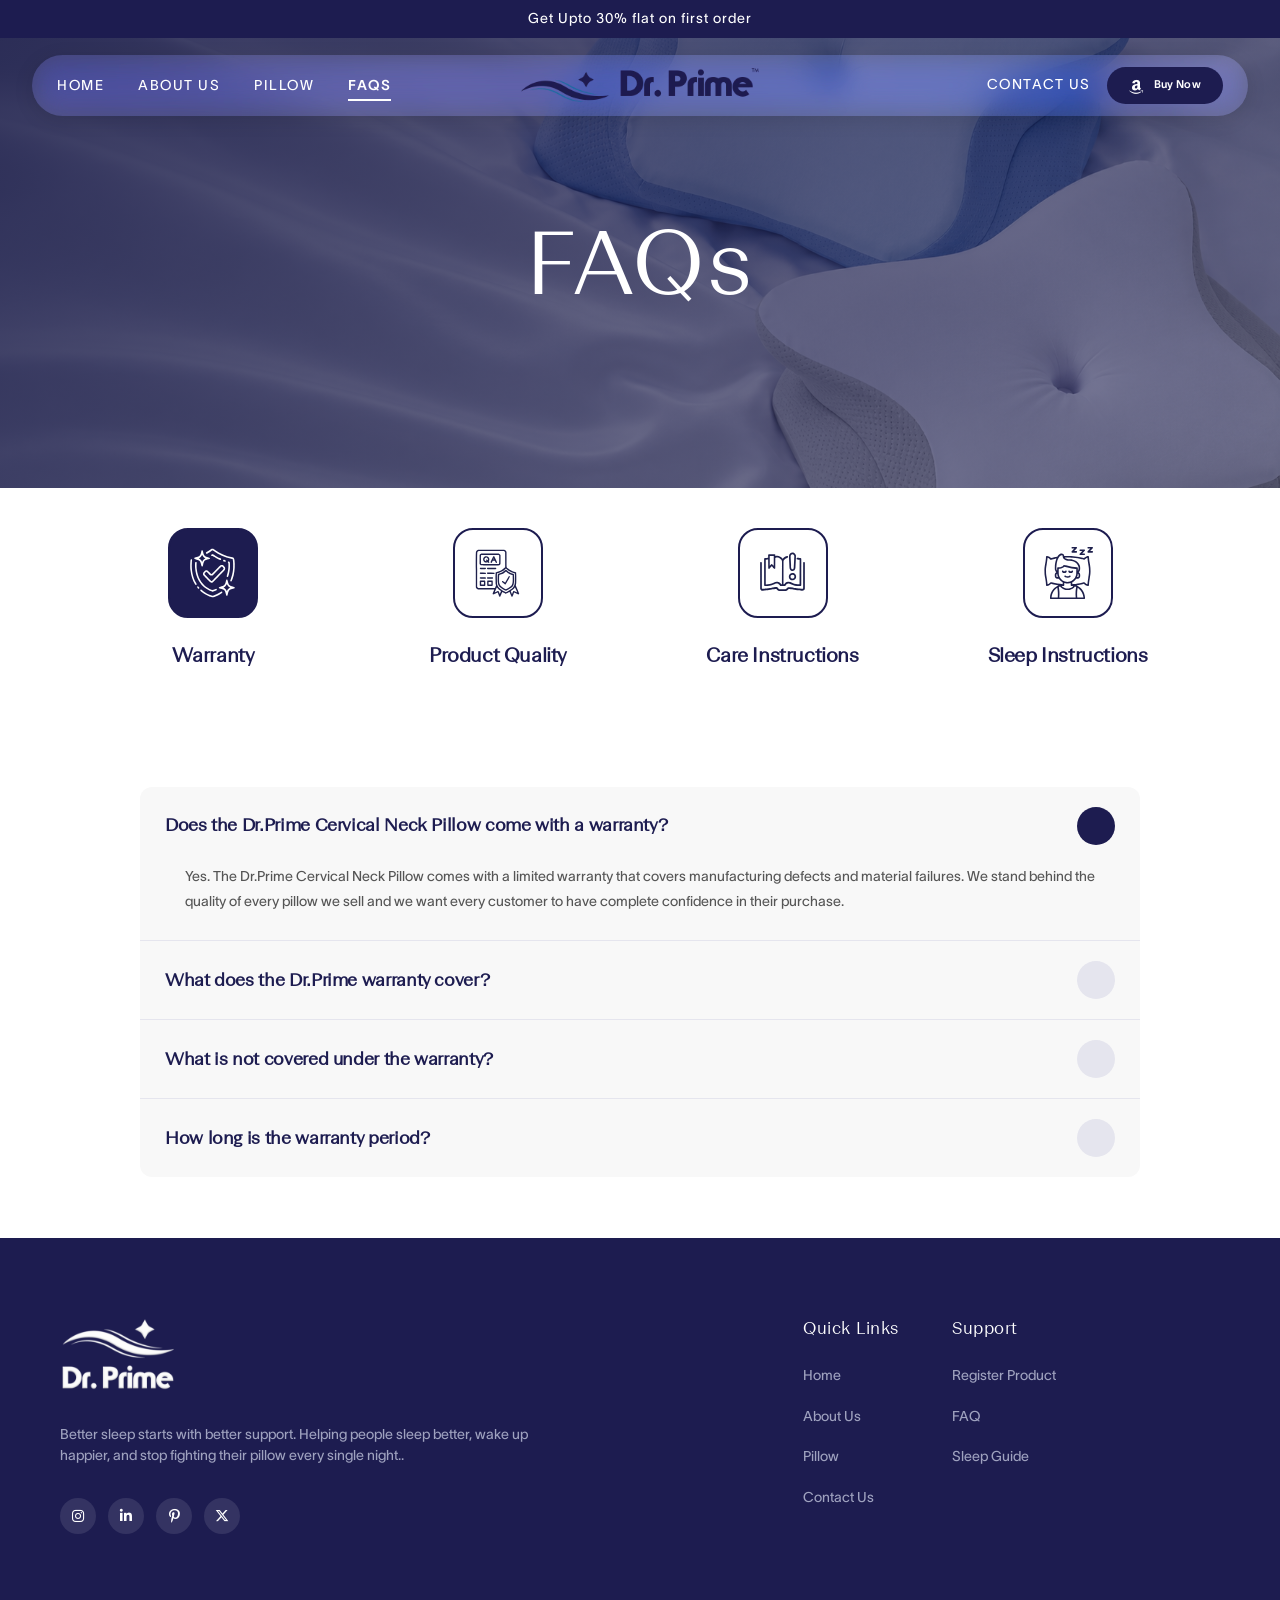
<file: faq.html>
<!DOCTYPE html>
<html lang="en">

<head>
    <meta charset="UTF-8">
    <meta name="viewport" content="width=device-width, initial-scale=1.0">
    <title>FAQs - Dr. Prime</title>
    <link rel="stylesheet" href="style.css?v=1.0.2">
    <!-- Removed external Google Fonts to enforce only custom local fonts -->
    <link rel="stylesheet" href="https://cdnjs.cloudflare.com/ajax/libs/font-awesome/6.6.0/css/all.min.css">
    <link rel='stylesheet'
        href='https://cdn-uicons.flaticon.com/2.1.0/uicons-regular-straight/css/uicons-regular-straight.css'>
    <link rel="icon" type="image/svg+xml" href="assets/drprime-logo.svg">
    <meta property="og:image" content="assets/drprime.webp">
    <meta property="og:image:type" content="image/png">
    <meta name="twitter:card" content="summary_large_image">
    <meta name="twitter:image" content="assets/drprime.webp">
</head>

<body>
    <div class="top-banner section" id="top-banner">
        <div class="top-banner-content">
            <span>Get Upto 30% flat on first order</span>
        </div>
    </div>

    <!-- Navigation -->
    <nav class="navbar pill-navbar nav-white-text">
        <div class="nav-container">
            <div class="logo">
                <a href="index.html">
                    <img src="assets/logo.webp" alt="Dr. Prime Logo">
                </a>
            </div>
            <div class="hamburger">
                <i class="fa-solid fa-bars"></i>
            </div>
            <div class="nav-menu">
                <ul class="nav-links">
                    <li><a href="index.html">HOME</a></li>
                    <li><a href="about.html">ABOUT US</a></li>
                    <li><a href="pillow.html">PILLOW</a></li>
                    <li><a href="faq.html" class="active">FAQS</a></li>
                </ul>
                <div class="nav-actions">
                    <a href="contact.html" class="contact-link">CONTACT US</a>
                    <a href="#" class="btn btn-primary"><i class="fa-brands fa-amazon"></i> Buy Now</a>
                </div>
                <div class="mobile-nav-logo">
                    <a href="index.html">
                        <img src="assets/logo.webp" alt="Dr. Prime Logo">
                    </a>
                </div>
            </div>
        </div>
    </nav>

    <!-- FAQ Section -->
    <section class="faq-hero">
        <div class="container relative-container">
            <div class="faq-image-wrapper">
                <h1 class="faq-vertical-text">FAQs</h1>
                <img src="assets/faq_img.webp" alt="FAQ Us Hero" class="faq-main-image">
            </div>
        </div>
    </section>

    <!-- FAQ Categories Section -->
    <section class="faq-categories reveal reveal-up">
        <div class="container">
            <div class="faq-category-grid reveal reveal-stagger">

                <div class="faq-category-card active" data-category="warranty">
                    <div class="faq-icon">
                        <img src="assets/warranty.svg" alt="Warranty">
                    </div>
                    <h3>Warranty</h3>
                </div>

                <div class="faq-category-card" data-category="quality">
                    <div class="faq-icon">
                        <img src="assets/quality-assurance.svg" alt="Quality Assurance">
                    </div>
                    <h3>Product Quality</h3>
                </div>

                <div class="faq-category-card" data-category="care">
                    <div class="faq-icon">
                        <img src="assets/info.svg" alt="Care Instructions">
                    </div>
                    <h3>Care Instructions</h3>
                </div>
                <div class="faq-category-card" data-category="sleep">
                    <div class="faq-icon">
                        <img src="assets/sleeping.svg" alt="Sleep Instructions">
                    </div>
                    <h3>Sleep Instructions</h3>
                </div>
            </div>
        </div>
    </section>

    <!-- FAQ Section -->
    <section class="c-faq-section reveal reveal-up" id="faq-answers">
        <div class="container">
            <div class="c-faq-right" style="margin: 0 auto; max-width: 1000px;">
                <!-- Warranty Questions -->
                <div class="accordion-item active" data-category="warranty">
                    <div class="accordion-header">
                        <h3>Does the Dr.Prime Cervical Neck Pillow come with a warranty?</h3>
                        <span class="icon"><i class="fi fi-rs-angle-small-up"></i></span>
                    </div>
                    <div class="accordion-body" style="display: block;">
                        <p>Yes. The Dr.Prime Cervical Neck Pillow comes with a limited warranty that covers
                            manufacturing defects and material failures. We stand behind the quality of every pillow
                            we sell and we want every customer to have complete confidence in their purchase.</p>
                    </div>
                </div>

                <div class="accordion-item" data-category="warranty">
                    <div class="accordion-header">
                        <h3>What does the Dr.Prime warranty cover?</h3>
                        <span class="icon"><i class="fi fi-rs-angle-small-down"></i></span>
                    </div>
                    <div class="accordion-body">
                        <p>The warranty covers manufacturing defects including abnormal loss of foam support,
                            visible material breakdown that is not caused by misuse, stitching or zipper failure
                            under normal use conditions, and defects in the cover fabric that appear under normal
                            washing and use. If your pillow fails because of how it was made we will make it right.
                        </p>
                    </div>
                </div>

                <div class="accordion-item" data-category="warranty">
                    <div class="accordion-header">
                        <h3>What is not covered under the warranty?</h3>
                        <span class="icon"><i class="fi fi-rs-angle-small-down"></i></span>
                    </div>
                    <div class="accordion-body">
                        <p>The warranty does not cover normal wear and tear over time, damage caused by improper
                            care such as machine washing the foam core, stains or odors from use, damage from
                            exposure to excessive heat or direct sunlight, physical damage caused by misuse or
                            accidents, and changes in firmness preference over time. The warranty is for product
                            defects — not for personal comfort preferences.</p>
                    </div>
                </div>

                <div class="accordion-item" data-category="warranty">
                    <div class="accordion-header">
                        <h3>How long is the warranty period?</h3>
                        <span class="icon"><i class="fi fi-rs-angle-small-down"></i></span>
                    </div>
                    <div class="accordion-body">
                        <p>The Dr.Prime Cervical Neck Pillow is covered for a period of 1 year from the date of
                            purchase. We recommend keeping your Amazon order confirmation as proof of purchase date.
                        </p>
                    </div>
                </div>

                <!-- Material & Safety Questions -->
                <div class="accordion-item" data-category="quality">
                    <div class="accordion-header">
                        <h3>What does 60D memory foam mean and why does it matter?</h3>
                        <span class="icon"><i class="fi fi-rs-angle-small-down"></i></span>
                    </div>
                    <div class="accordion-body">
                        <p>The D stands for density — pounds per cubic foot. Most budget and mid range memory foam
                            pillows use 40D or 50D foam. 60D is higher density, meaning more foam material per unit
                            of space. In practical terms this means better orthopedic support, better shape retention
                            over time, and a pillow that lasts significantly longer. Low density foam compresses and
                            flattens within months. 60D foam holds its shape for years with proper care.</p>
                    </div>
                </div>

                <div class="accordion-item" data-category="quality">
                    <div class="accordion-header">
                        <h3>What is CertiPUR-US certification?</h3>
                        <span class="icon"><i class="fi fi-rs-angle-small-down"></i></span>
                    </div>
                    <div class="accordion-body">
                        <p>CertiPUR-US is an independent nonprofit certification program for polyurethane foam.
                            Certified foam has been tested by accredited independent laboratories and confirmed free
                            from ozone depleters, PBDE flame retardants, mercury, lead, other heavy metals,
                            formaldehyde, phthalates, and harmful VOC emissions. If a pillow does not carry this
                            certification you have no third party assurance about what chemicals are in the foam you
                            are sleeping on every night. The Dr.Prime foam is CertiPUR-US certified.</p>
                    </div>
                </div>

                <div class="accordion-item" data-category="quality">
                    <div class="accordion-header">
                        <h3>What is OEKO-TEX Standard 100 certification?</h3>
                        <span class="icon"><i class="fi fi-rs-angle-small-down"></i></span>
                    </div>
                    <div class="accordion-body">
                        <p>OEKO-TEX Standard 100 is one of the most rigorous independent textile safety
                            certifications in the world. Every single component of a certified product — threads,
                            dyes, zippers, and fabric — is tested by an accredited laboratory for over 100 harmful
                            substances. A product with this certification has been confirmed safe for direct skin
                            contact. The Dr.Prime cover fabric is OEKO-TEX Standard 100 certified — everything
                            touching your skin during sleep has been independently tested and approved.</p>
                    </div>
                </div>

                <div class="accordion-item" data-category="quality">
                    <div class="accordion-header">
                        <h3>What does ISPA recognition mean?</h3>
                        <span class="icon"><i class="fi fi-rs-angle-small-down"></i></span>
                    </div>
                    <div class="accordion-body">
                        <p>ISPA is the International Sleep Products Association — the leading trade body for the
                            sleep products industry in the United States. ISPA recognition places Dr.Prime alongside
                            established US sleep brands and signals a level of industry credibility that most generic
                            Amazon sellers cannot claim.</p>
                    </div>
                </div>

                <div class="accordion-item" data-category="care">
                    <div class="accordion-header">
                        <h3>How do I clean the Dr.Prime pillow?</h3>
                        <span class="icon"><i class="fi fi-rs-angle-small-down"></i></span>
                    </div>
                    <div class="accordion-body">
                        <p>The cover and foam core must be cared for separately. To clean the cover: unzip it,
                            remove it from the foam, and machine wash on a gentle cold or warm cycle with mild
                            detergent. No bleach. No fabric softener. Air dry or tumble dry on low heat only. To
                            clean the foam core: do not put it in the washing machine. Spot clean only using a damp
                            cloth with a small amount of mild soap. Gently dab the area and allow to fully air dry
                            in a ventilated space before reassembling.</p>
                    </div>
                </div>

                <div class="accordion-item" data-category="care">
                    <div class="accordion-header">
                        <h3>How often should I wash the cover?</h3>
                        <span class="icon"><i class="fi fi-rs-angle-small-down"></i></span>
                    </div>
                    <div class="accordion-body">
                        <p>Every 2 to 4 weeks as part of your regular bedding routine. Regular washing removes
                            sweat, skin oils, dead skin cells, and dust mites. A clean cover also protects the foam
                            core from absorbing these substances over time.</p>
                    </div>
                </div>

                <div class="accordion-item" data-category="care">
                    <div class="accordion-header">
                        <h3>Can I put the cover in the dryer?</h3>
                        <span class="icon"><i class="fi fi-rs-angle-small-down"></i></span>
                    </div>
                    <div class="accordion-body">
                        <p>Low heat only. High heat can shrink the Nylon Spandex fabric or damage its stretch and
                            cooling properties. Air drying flat is always the safest option. If using a dryer remove
                            while still slightly damp and finish air drying.</p>
                    </div>
                </div>

                <div class="accordion-item" data-category="care">
                    <div class="accordion-header">
                        <h3>Can I iron the pillow cover?</h3>
                        <span class="icon"><i class="fi fi-rs-angle-small-down"></i></span>
                    </div>
                    <div class="accordion-body">
                        <p>No. Direct iron heat will damage the Nylon Spandex fabric. Smooth the cover out after
                            washing and allow it to air dry — wrinkles will release naturally.</p>
                    </div>
                </div>

                <div class="accordion-item" data-category="sleep">
                    <div class="accordion-header">
                        <h3>How do I use the Dr.Prime pillow correctly?</h3>
                        <span class="icon"><i class="fi fi-rs-angle-small-down"></i></span>
                    </div>
                    <div class="accordion-body">
                        <p>Place the pillow on your bed and rest your head naturally on the contoured surface. The
                            ergonomic shape will support your head, neck, and shoulders in whichever position you
                            sleep in. If you are new to cervical pillows give yourself 5 to 14 days to adjust — your
                            neck muscles need time to adapt to proper alignment. Most people notice a clear
                            improvement in morning comfort within the first two weeks of consistent use.</p>
                    </div>
                </div>

                <div class="accordion-item" data-category="sleep">
                    <div class="accordion-header">
                        <h3>I started using the pillow and my neck feels slightly sore. Is this normal?</h3>
                        <span class="icon"><i class="fi fi-rs-angle-small-down"></i></span>
                    </div>
                    <div class="accordion-body">
                        <p>Yes, this is completely normal in the first 5 to 14 days. Your muscles have been
                            conditioned to sleeping in a misaligned position for a long time. When proper alignment
                            is introduced those muscles begin to adapt, which feels like mild soreness — similar to
                            how your body responds when correcting any long standing postural habit. This passes. If
                            discomfort is severe or does not improve after two weeks consult your doctor.</p>
                    </div>
                </div>

                <div class="accordion-item" data-category="sleep">
                    <div class="accordion-header">
                        <h3>How soon will I notice a difference?</h3>
                        <span class="icon"><i class="fi fi-rs-angle-small-down"></i></span>
                    </div>
                    <div class="accordion-body">
                        <p>Most people notice improvement in morning neck stiffness and shoulder soreness within 1
                            to 2 weeks of consistent nightly use. Some notice it within the first few nights. The
                            key is consistency — using the pillow every night without switching back to your old
                            pillow, which resets the adjustment process.</p>
                    </div>
                </div>

                <div class="accordion-item" data-category="sleep">
                    <div class="accordion-header">
                        <h3>The pillow feels quite firm. Will it soften over time?</h3>
                        <span class="icon"><i class="fi fi-rs-angle-small-down"></i></span>
                    </div>
                    <div class="accordion-body">
                        <p>Memory foam responds to body heat. In the first few nights it may feel firmer, especially
                            in cooler temperatures. As it warms up during sleep it becomes more responsive and
                            conforms more closely to your shape. Give it a full two weeks of nightly use. The support
                            level is intentional — this is an orthopedic pillow, not a soft comfort pillow.</p>
                    </div>
                </div>
            </div>
        </div>
        </div>
    </section>

    <!-- Footer -->
    <footer class="footer">
        <div class="container">
            <div class="footer-grid">
                <div class="footer-brand">
                    <a href="index.html">
                        <img src="assets/logo-footer.svg" alt="Dr. Prime" class="footer-logo">
                    </a>
                    <p>Better sleep starts with better support. Helping people sleep better, wake up happier, and stop
                        fighting their pillow every single night..</p>
                    <div class="social-icons">
                        <a href="https://www.instagram.com/drprime.store/"><i class="fa-brands fa-instagram"></i></a>
                        <a href="https://www.linkedin.com/company/mydrprime/"><i
                                class="fa-brands fa-linkedin-in"></i></a>
                        <a href="https://www.pinterest.com/mydrprime/"><i class="fa-brands fa-pinterest-p "></i></a>
                        <a href="https://x.com/mydrprime/"><i class="fa-brands fa-x-twitter"></i></a>
                    </div>
                </div>

                <div class="footer-links">
                    <h3>Quick Links</h3>
                    <ul>
                        <li><a href="index.html">Home</a></li>
                        <li><a href="about.html">About Us</a></li>
                        <li><a href="pillow.html">Pillow</a></li>
                        <li><a href="contact.html">Contact Us</a></li>
                    </ul>
                </div>

                <div class="footer-links">
                    <h3>Support</h3>
                    <ul>
                        <li><a href="register-product.html">Register Product</a></li>
                        <li><a href="faq.html">FAQ</a></li>
                        <li><a href="sleep-guide.html">Sleep Guide</a></li>
                    </ul>
                </div>
            </div>

            <div class="footer-bottom">
                <div class="email-contact">
                    <i class="fa-solid fa-envelope"></i> dr.primecontact@gmail.com
                </div>
                <p>&copy; <span id="current-year">2026</span> Dr.Prime | All rights reserved.</p>
            </div>
        </div>
    </footer>

    <script src="script.js?v=1.0.2"></script>
</body>

</html>
</file>
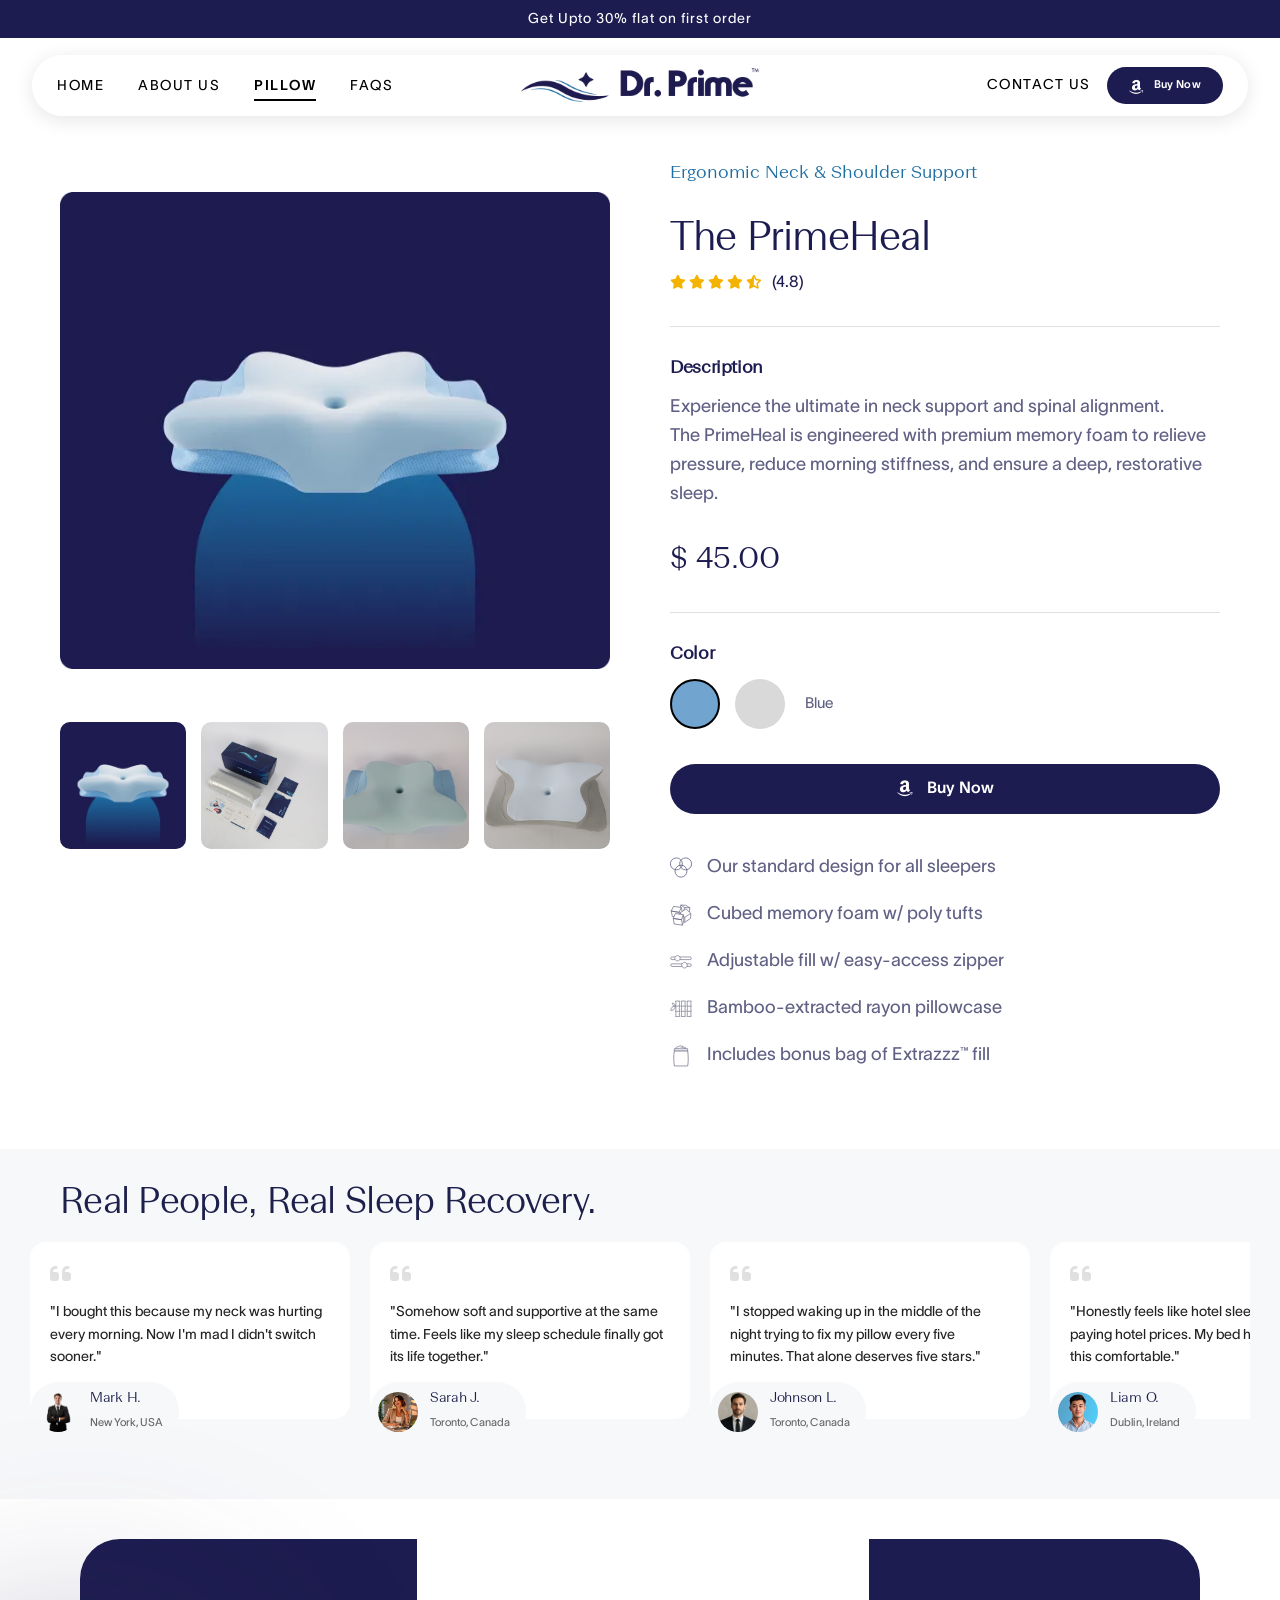
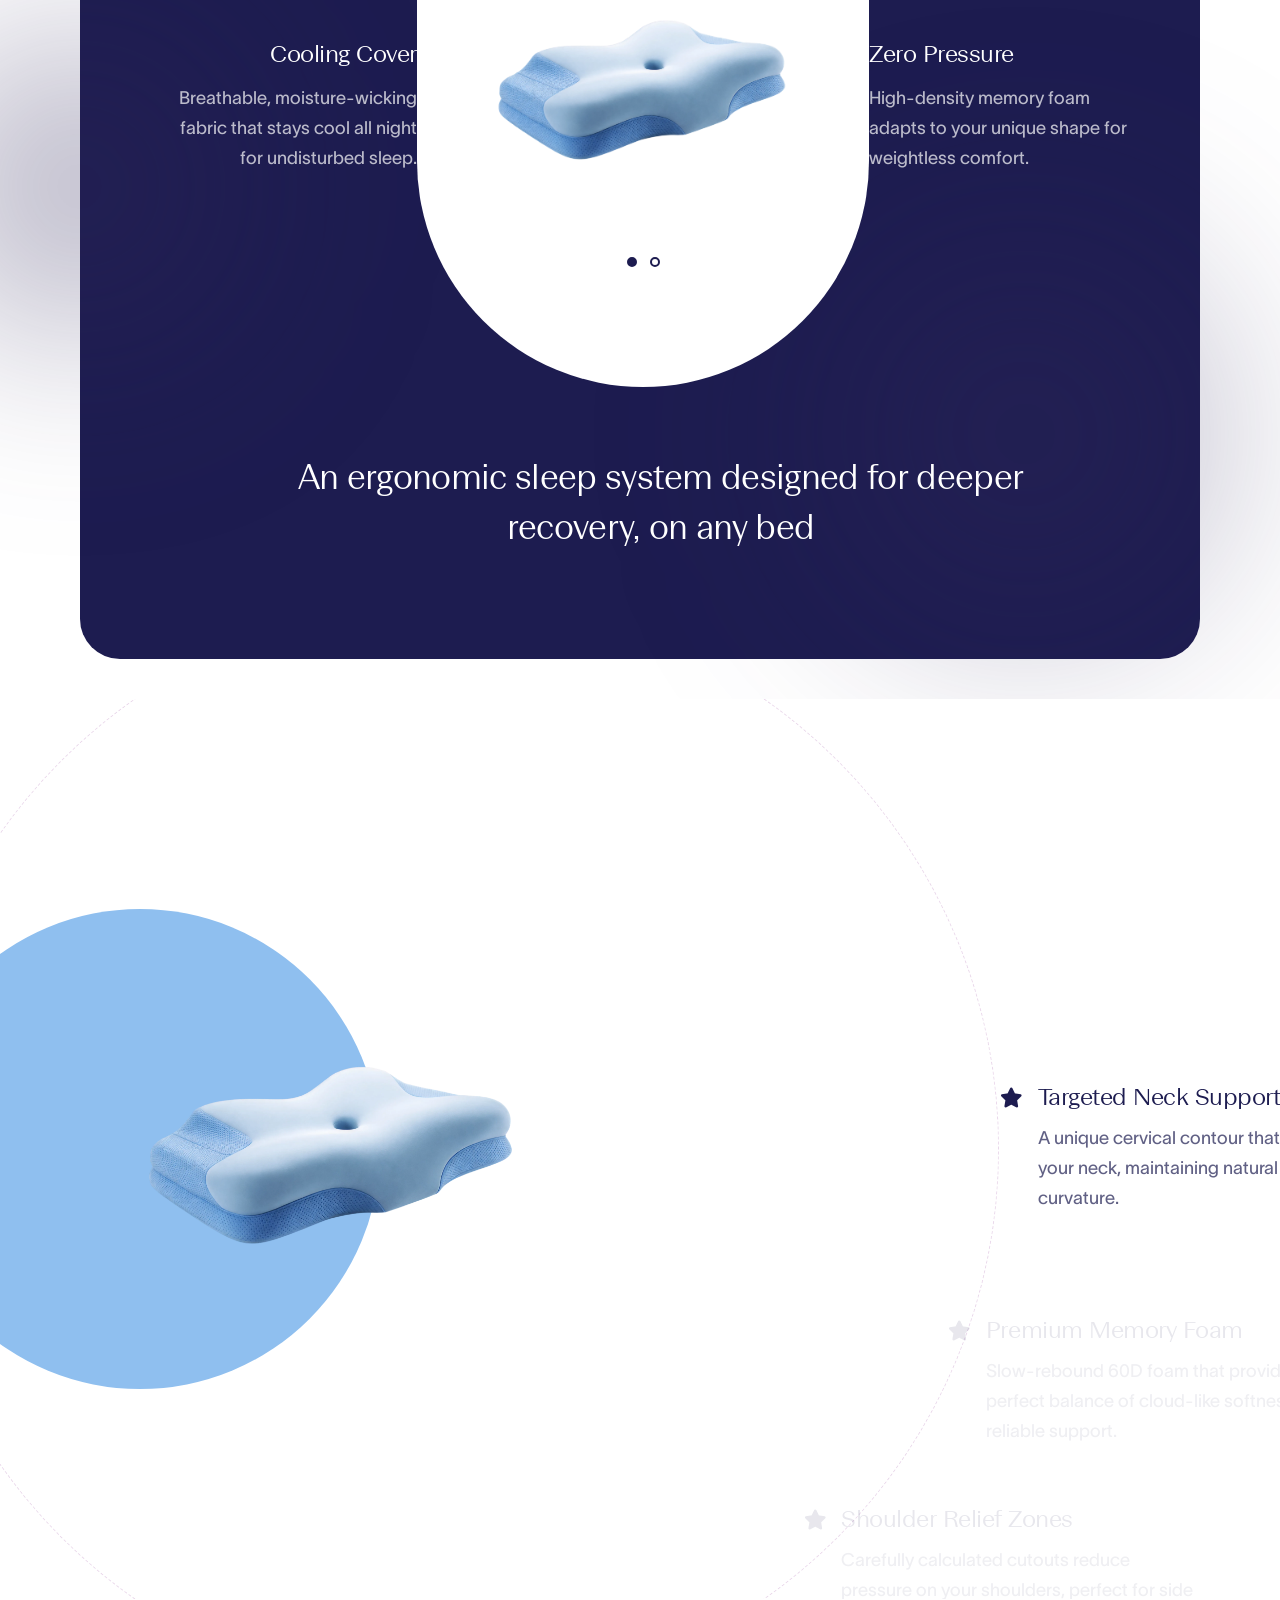
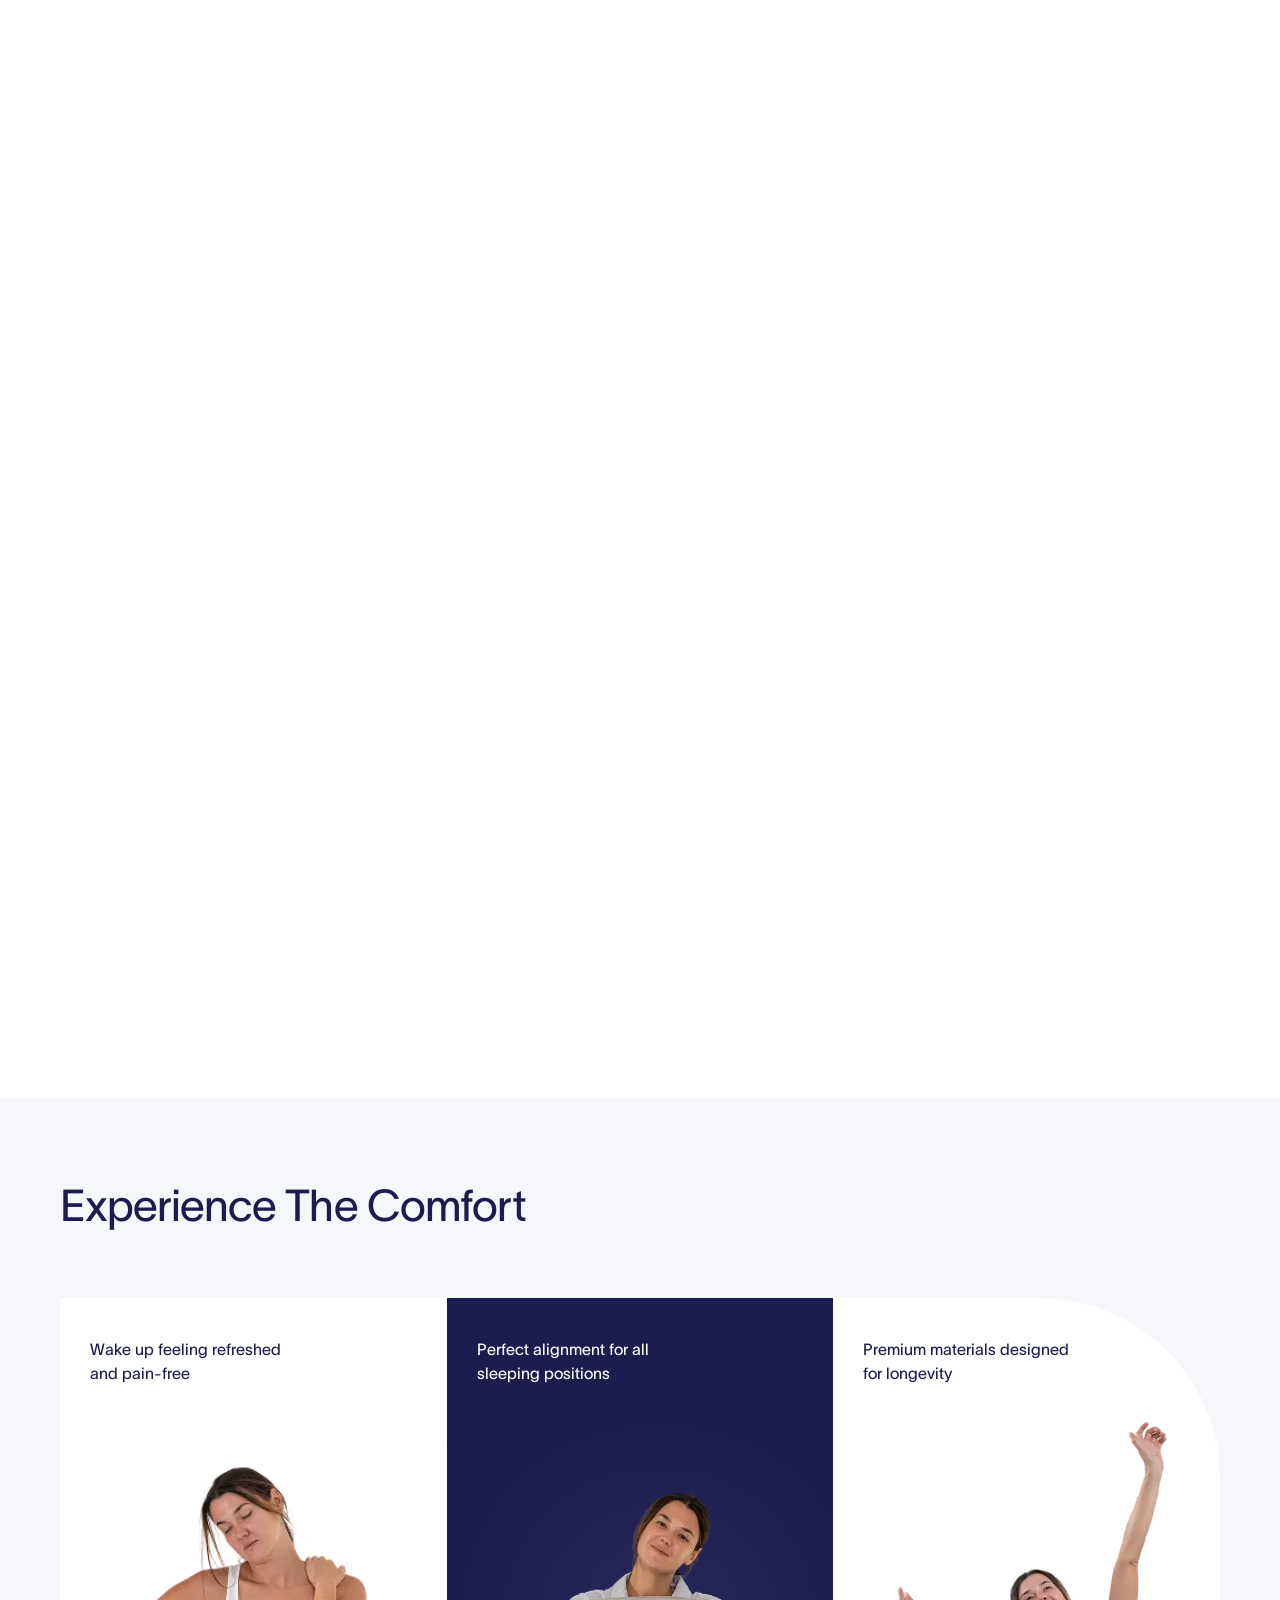
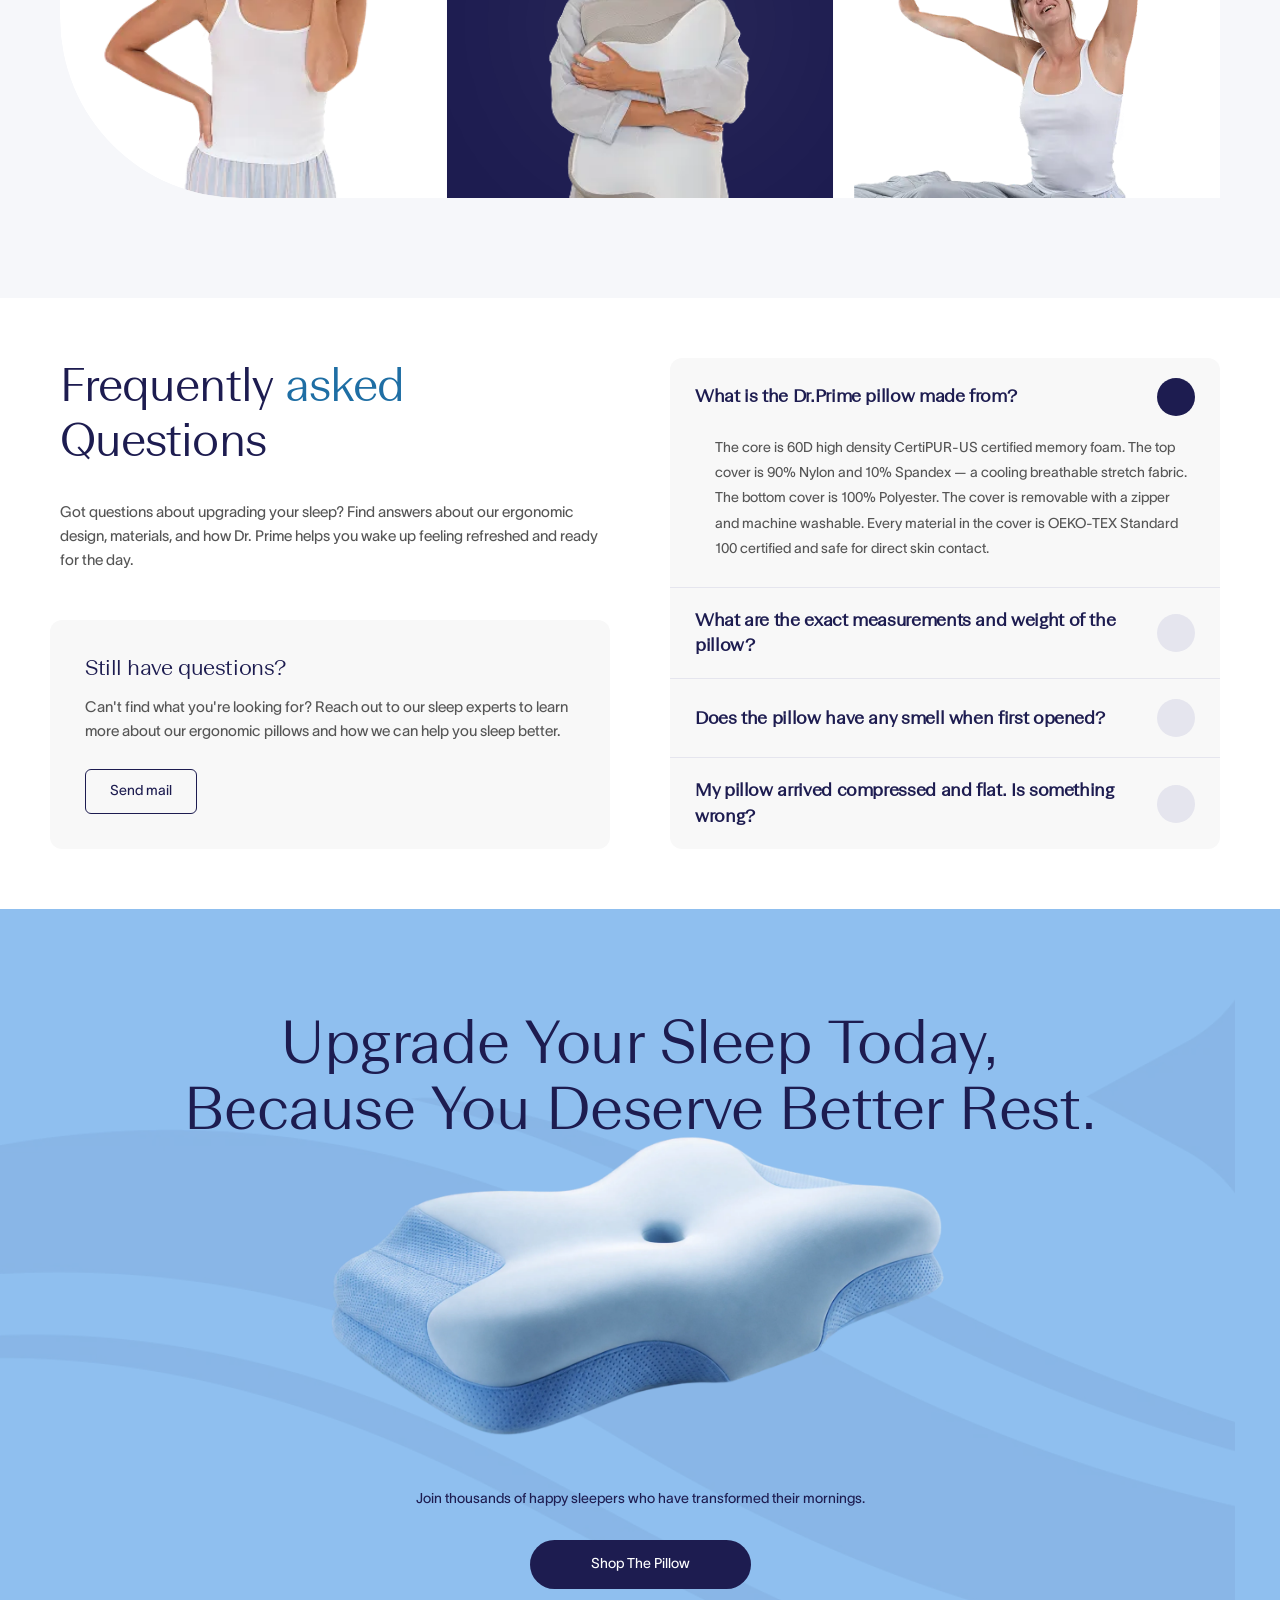
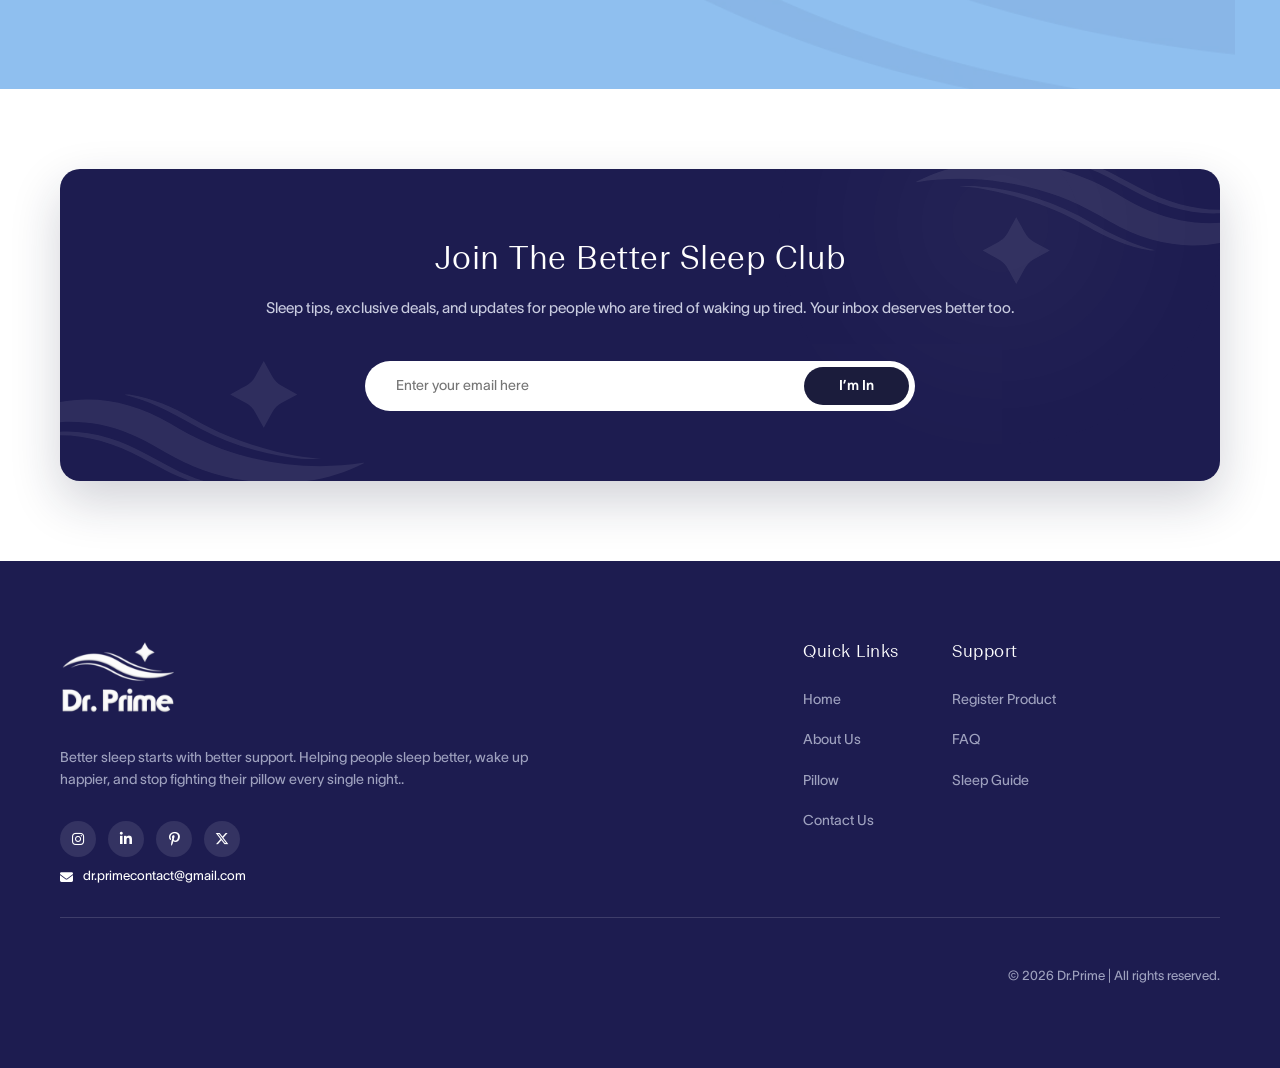
<file: pillow.html>
<!DOCTYPE html>
<html lang="en">

<head>
    <meta charset="UTF-8">
    <meta name="viewport" content="width=device-width, initial-scale=1.0">
    <title>Pillow - Dr. Prime</title>
    <meta name="description"
        content="Explore Dr. Prime's premium sleep products designed for deeper recovery on any bed.">
    <link rel="stylesheet" href="style.css?v=1.0.2">
    <link rel="preconnect" href="https://fonts.googleapis.com">
    <link rel="preconnect" href="https://fonts.gstatic.com" crossorigin>
    <link
        href="https://fonts.googleapis.com/css2?family=Playfair+Display:wght@400;500;600;700&family=Inter:wght@300;400;500;600&family=DM+Sans:ital,opsz,wght@0,9..40,100..1000;1,9..40,100..1000&family=Outfit:wght@400;500;600&display=swap"
        rel="stylesheet">
    <link rel="stylesheet" href="https://cdnjs.cloudflare.com/ajax/libs/font-awesome/6.6.0/css/all.min.css">
    <link rel='stylesheet'
        href='https://cdn-uicons.flaticon.com/2.1.0/uicons-regular-straight/css/uicons-regular-straight.css'>
    <link rel="icon" type="image/svg+xml" href="assets/drprime-logo.svg">
    <meta property="og:image" content="assets/drprime.webp">
    <meta property="og:image:type" content="image/png">
    <meta name="twitter:card" content="summary_large_image">
    <meta name="twitter:image" content="assets/drprime.webp">
</head>

<body>
    <div class="top-banner section" id="top-banner">
        <div class="top-banner-content">
            <span>Get Upto 30% flat on first order</span>
        </div>
    </div>

    <!-- Navigation -->
    <nav class="navbar pill-navbar">
        <div class="nav-container">
            <div class="logo">
                <a href="index.html">
                    <img src="assets/logo.webp" alt="Dr. Prime Logo">
                </a>
            </div>
            <div class="hamburger">
                <i class="fa-solid fa-bars"></i>
            </div>
            <div class="nav-menu">
                <ul class="nav-links">
                    <li><a href="index.html">HOME</a></li>
                    <li><a href="about.html">ABOUT US</a></li>
                    <li><a href="pillow.html" class="active">PILLOW</a></li>
                    <li><a href="faq.html">FAQS</a></li>
                </ul>
                <div class="nav-actions">
                    <a href="contact.html" class="contact-link">CONTACT US</a>
                    <a href="#" class="btn btn-primary"><i class="fa-brands fa-amazon"></i> Buy Now</a>
                </div>
                <div class="mobile-nav-logo">
                    <a href="index.html">
                        <img src="assets/logo.webp" alt="Dr. Prime Logo">
                    </a>
                </div>
            </div>
        </div>
    </nav>
    <div class="blur-navbar-space" aria-hidden="true"></div>

    <!-- Hero Section -->
    <section class="product-hero" id="product-hero">
        <div class="container product-hero__wrapper">
            <!-- Mobile Header: Title & Price -->
            <div class="product-hero__mobile-header mobile-only">
                <div class="product-hero__title-wrapper">
                    <h1 class="product-hero__title">The PrimeHeal</h1>
                    <div class="product-hero__rating">
                        <div class="stars">
                            <i class="fa-solid fa-star"></i>
                            <i class="fa-solid fa-star"></i>
                            <i class="fa-solid fa-star"></i>
                            <i class="fa-solid fa-star"></i>
                            <i class="fa-solid fa-star-half-stroke"></i>
                        </div>
                        <span class="rating-score">(4.8)</span>
                        <span class="rating-reviews">2k+ reviews</span>
                    </div>
                </div>
                <div class="product-hero__price">$ 45.00</div>
            </div>

            <!-- Left Side: Product Gallery -->
            <div class="product-hero__gallery">
                <div class="product-hero__main-image">
                    <div class="product-hero__main-glow"></div>
                    <img src="assets/product1.webp" alt="The PrimeHeal Pillow">
                </div>
                <div class="product-hero__thumbnails">
                    <div class="product-hero__thumb"><img src="assets/product1.webp" alt="Thumbnail 1"></div>
                    <div class="product-hero__thumb"><img src="assets/product2.JPG" alt="Thumbnail 2"></div>
                    <div class="product-hero__thumb"><img src="assets/product3.JPG" alt="Thumbnail 3"></div>
                    <div class="product-hero__thumb"><img src="assets/product4.JPG" alt="Thumbnail 4"></div>
                </div>
            </div>

            <!-- Right Side: Product Info -->
            <div class="product-hero__info">
                <p class="product-hero__subtitle">Ergonomic Neck & Shoulder Support</p>

                <div class="product-hero__title-wrapper desktop-only">
                    <h1 class="product-hero__title">The PrimeHeal</h1>
                    <div class="product-hero__rating">
                        <div class="stars">
                            <i class="fa-solid fa-star"></i>
                            <i class="fa-solid fa-star"></i>
                            <i class="fa-solid fa-star"></i>
                            <i class="fa-solid fa-star"></i>
                            <i class="fa-solid fa-star-half-stroke"></i>
                        </div>
                        <span class="rating-score">(4.8)</span>
                    </div>
                </div>

                <hr class="product-hero__divider">

                <div class="product-hero__description">
                    <h3>Description</h3>
                    <p>Experience the ultimate in neck support and spinal alignment.<br>The PrimeHeal is
                        engineered with premium memory foam to relieve pressure, reduce morning stiffness, and ensure a
                        deep, restorative sleep.</p>
                </div>

                <div class="product-hero__price desktop-only">$ 45.00</div>

                <hr class="product-hero__divider">

                <div class="product-hero__options">
                    <h3>Color</h3>
                    <div class="color-options">
                        <button type="button" class="color-circle color-blue active" aria-label="Blue color"></button>
                        <button type="button" class="color-circle color-grey" aria-label="Grey color"></button>
                        <span class="color-name">Blue</span>
                    </div>
                </div>

                <a href="#" class="btn-buy-now">
                    <i class="fa-brands fa-amazon"></i> Buy Now
                </a>

                <ul class="product-hero__features">
                    <li><img src="assets/design.svg" class="feature-svg-icon" alt="Design Icon"> Our standard design for all sleepers</li>
                    <li><img src="assets/foam.svg" class="feature-svg-icon" alt="Foam Icon"> Cubed memory foam w/ poly tufts</li>
                    <li><img src="assets/adjust.svg" class="feature-svg-icon" alt="Adjust Icon"> Adjustable fill w/ easy-access zipper</li>
                    <li><img src="assets/bambo.svg" class="feature-svg-icon" alt="Bamboo Icon"> Bamboo-extracted rayon pillowcase</li>
                    <li><img src="assets/bag.svg" class="feature-svg-icon" alt="Bag Icon"> Includes bonus bag of Extrazzz™ fill</li>
                </ul>
            </div>
        </div>
    </section>

    <!-- Testimonials -->
    <section class="testimonials bg-light">
        <div class="container">
            <div class="testi-header reveal reveal-up">
                <h2>Real People, Real Sleep Recovery.</h2>
            </div>
        </div>

        <div class="testi-slider" id="testiSlider">
            <div class="testi-track">
                <!-- Set 1 -->
                <div class="testi-card">
                    <i class="fa-solid fa-quote-left quote-icon"></i>
                    <p>"I bought this because my neck was hurting every morning. Now I'm mad I didn't switch
                        sooner."</p>
                    <div class="client-info">
                        <img src="assets/person1.webp" alt="Client">
                        <div>
                            <h4>Mark H.</h4>
                            <span>New York, USA</span>
                        </div>
                    </div>
                </div>
                <div class="testi-card">
                    <i class="fa-solid fa-quote-left quote-icon"></i>
                    <p>"Somehow soft and supportive at the same time. Feels like my sleep schedule finally got its
                        life together."</p>
                    <div class="client-info">
                        <img src="assets/person2.webp" alt="Client">
                        <div>
                            <h4>Sarah J.</h4>
                            <span>Toronto, Canada</span>
                        </div>
                    </div>
                </div>
                <div class="testi-card">
                    <i class="fa-solid fa-quote-left quote-icon"></i>
                    <p>"I stopped waking up in the middle of the night trying to fix my pillow every five minutes.
                        That alone deserves five stars."</p>
                    <div class="client-info">
                        <img src="assets/person3.webp" alt="Client">
                        <div>
                            <h4>Johnson L.</h4>
                            <span>Toronto, Canada</span>
                        </div>
                    </div>
                </div>
                <div class="testi-card">
                    <i class="fa-solid fa-quote-left quote-icon"></i>
                    <p>"Honestly feels like hotel sleep without paying hotel prices. My bed has never felt this
                        comfortable."</p>
                    <div class="client-info">
                        <img src="assets/person4.webp" alt="Client">
                        <div>
                            <h4>Liam O.</h4>
                            <span>Dublin, Ireland</span>
                        </div>
                    </div>
                </div>
                <!-- Set 2 (clone for seamless loop) -->
                <div class="testi-card">
                    <i class="fa-solid fa-quote-left quote-icon"></i>
                    <p>"I bought this because my neck was hurting every morning. Now I'm mad I didn't switch
                        sooner."</p>
                    <div class="client-info">
                        <img src="assets/person1.webp" alt="Client">
                        <div>
                            <h4>Mark H.</h4>
                            <span>New York, USA</span>
                        </div>
                    </div>
                </div>
                <div class="testi-card">
                    <i class="fa-solid fa-quote-left quote-icon"></i>
                    <p>"Somehow soft and supportive at the same time. Feels like my sleep schedule finally got its
                        life together."</p>
                    <div class="client-info">
                        <img src="assets/person2.webp" alt="Client">
                        <div>
                            <h4>Sarah J.</h4>
                            <span>Toronto, Canada</span>
                        </div>
                    </div>
                </div>
                <div class="testi-card">
                    <i class="fa-solid fa-quote-left quote-icon"></i>
                    <p>"I stopped waking up in the middle of the night trying to fix my pillow every five minutes.
                        That alone deserves five stars."</p>
                    <div class="client-info">
                        <img src="assets/person3.webp" alt="Client">
                        <div>
                            <h4>Johnson L.</h4>
                            <span>Toronto, Canada</span>
                        </div>
                    </div>
                </div>
                <div class="testi-card">
                    <i class="fa-solid fa-quote-left quote-icon"></i>
                    <p>"Honestly feels like hotel sleep without paying hotel prices. My bed has never felt this
                        comfortable."</p>
                    <div class="client-info">
                        <img src="assets/person4.webp" alt="Client">
                        <div>
                            <h4>Liam O.</h4>
                            <span>Dublin, Ireland</span>
                        </div>
                    </div>
                </div>
            </div>
        </div>
    </section>

    <!-- Product Details Section -->
    <section class="product-details-section reveal reveal-up" id="product-details">
        <div class="product-details__card">
            <div class="product-details__glow product-details__glow--left"></div>
            <div class="product-details__glow product-details__glow--right"></div>

            <!-- Left Feature -->
            <div class="product-details__feature product-details__feature--left">
                <div class="product-details__feature-text product-details__feature-text--right-align">
                    <h3>Cooling Cover</h3>
                    <p>Breathable, moisture-wicking fabric that stays cool all night for undisturbed sleep.</p>
                </div>
            </div>

            <!-- Center Pillow Carousel -->
            <div class="product-details__center">
                <div class="product-details__pillow-container" id="pillow-carousel">
                    <div class="pillow-carousel__track">
                        <img src="assets/pillow1.webp" alt="Pillow - Blue"
                            class="product-details__pillow-img pillow-carousel__slide active">
                        <img src="assets/pillow1-grey.webp" alt="Pillow - Grey"
                            class="product-details__pillow-img pillow-carousel__slide">
                    </div>
                    <div class="product-details__dots">
                        <span class="product-details__dot product-details__dot--active" data-slide="0"></span>
                        <span class="product-details__dot" data-slide="1"></span>
                    </div>
                </div>
            </div>

            <!-- Right Feature -->
            <div class="product-details__feature product-details__feature--right">
                <div class="product-details__feature-text">
                    <h3>Zero Pressure</h3>
                    <p>High-density memory foam adapts to your unique shape for weightless comfort.</p>
                </div>
            </div>

            <!-- Bottom Headline -->
            <div class="product-details__headline">
                <h2>An ergonomic sleep system designed for deeper recovery, on any bed</h2>
            </div>
        </div>
    </section>

    <!-- body Design Features Section -->
    <section class="body-design-section" id="body-design">
        <div class="body-design__sticky-container">
            <div class="body-design__blue-circle"></div>
            <div class="body-design__outline-circle"></div>

            <div class="body-design__image">
                <img src="assets/pillow1.webp" alt="Product body Design">
            </div>

            <div class="body-design__features">
                <div class="body-design__feature-item">
                    <div class="body-design__check-icon">
                        <i class="fa-solid fa-star"></i>
                    </div>
                    <div class="body-design__feature-content">
                        <h3>Targeted Neck Support</h3>
                        <p>A unique cervical contour that gently cradles your neck, maintaining natural spinal
                            curvature.</p>
                    </div>
                </div>

                <div class="body-design__feature-item">
                    <div class="body-design__check-icon">
                        <i class="fa-solid fa-star"></i>
                    </div>
                    <div class="body-design__feature-content">
                        <h3>Premium Memory Foam</h3>
                        <p>Slow-rebound 60D foam that provides the perfect balance of cloud-like softness and reliable
                            support.</p>
                    </div>
                </div>

                <div class="body-design__feature-item">
                    <div class="body-design__check-icon">
                        <i class="fa-solid fa-star"></i>
                    </div>
                    <div class="body-design__feature-content">
                        <h3>Shoulder Relief Zones</h3>
                        <p>Carefully calculated cutouts reduce pressure on your shoulders, perfect for side sleepers.
                        </p>
                    </div>
                </div>

                <div class="body-design__feature-item">
                    <div class="body-design__check-icon">
                        <i class="fa-solid fa-star"></i>
                    </div>
                    <div class="body-design__feature-content">
                        <h3>Machine Washable Cover</h3>
                        <p>A removable, skin-friendly cover that makes keeping your sleep environment fresh and clean effortless.
                        </p>
                    </div>
                </div>

                <div class="body-design__feature-item">
                    <div class="body-design__check-icon">
                        <i class="fa-solid fa-star"></i>
                    </div>
                    <div class="body-design__feature-content">
                        <h3>Cooling & Breathable</h3>
                        <p>Advanced airflow channels and a premium cover designed to dissipate heat and keep you cool all night.
                        </p>
                    </div>
                </div>
            </div>
        </div>
    </section>

    <!-- Photo Gallery Section -->
    <section class="photo-gallery" id="photo-gallery">
        <div class="container">
            <h2 class="photo-gallery__title">Experience The Comfort</h2>
            <div class="photo-gallery__grid reveal reveal-stagger">
                <div class="photo-gallery__card photo-gallery__card--light">
                    <p class="photo-gallery__card-label">Wake up feeling refreshed and pain-free</p>
                    <div class="photo-gallery__card-image">
                        <img src="assets/product-person1.webp" alt="Person with pillow 1">
                    </div>
                </div>
                <div class="photo-gallery__card photo-gallery__card--dark">
                    <p class="photo-gallery__card-label">Perfect alignment for all sleeping positions</p>
                    <div class="photo-gallery__card-image">
                        <img src="assets/product-person2.webp" alt="Person with pillow 2">
                    </div>
                    <div class="photo-gallery__card-glow"></div>
                </div>
                <div class="photo-gallery__card photo-gallery__card--light photo-gallery__card--rounded-tr">
                    <p class="photo-gallery__card-label">Premium materials designed for longevity</p>
                    <div class="photo-gallery__card-image">
                        <img src="assets/product-person3.webp" alt="Person with pillow 3">
                    </div>
                </div>
            </div>
        </div>
    </section>

    <!-- FAQ Section -->
    <section class="c-faq-section reveal reveal-up">
        <div class="container">
            <div class="c-faq-layout">
                <div class="c-faq-left-content">
                    <h2 class="faq-main-heading">Frequently <span class="blue-text">asked</span><br>Questions</h2>
                    <p class="faq-desc-text">Got questions about upgrading your sleep? Find answers about our ergonomic
                        design, materials, and how Dr. Prime helps you wake up feeling refreshed and ready for the day.
                    </p>

                    <div class="still-questions-card">
                        <h3>Still have questions?</h3>
                        <p>Can't find what you're looking for? Reach out to our sleep experts to learn more about our
                            ergonomic pillows and how we can help you sleep better.</p>
                        <a href="contact.html" class="faq-mail-btn">Send mail</a>
                    </div>
                </div>

                <div class="c-faq-right">
                    <div class="accordion-item active">
                        <div class="accordion-header">
                            <h3>What is the Dr.Prime pillow made from?</h3>
                            <span class="icon"><i class="fi fi-rs-angle-small-up"></i></span>
                        </div>
                        <div class="accordion-body" style="display: block;">
                            <p>The core is 60D high density CertiPUR-US certified memory foam. The top cover is 90%
                                Nylon and 10% Spandex — a cooling breathable stretch fabric. The bottom cover is 100%
                                Polyester. The cover is removable with a zipper and machine washable. Every material in
                                the cover is OEKO-TEX Standard 100 certified and safe for direct skin contact.
                            </p>
                        </div>
                    </div>

                    <div class="accordion-item">
                        <div class="accordion-header">
                            <h3>What are the exact measurements and weight of the pillow?</h3>
                            <span class="icon"><i class="fi fi-rs-angle-small-down"></i></span>
                        </div>
                        <div class="accordion-body">
                            <p>The Dr.Prime Cervical Neck Pillow measures 63 x 36 x 12 cm. The foam fill weight is
                                approximately 1259g. This is a standard adult cervical pillow size suitable for all bed
                                sizes.
                            </p>
                        </div>
                    </div>

                    <div class="accordion-item">
                        <div class="accordion-header">
                            <h3>Does the pillow have any smell when first opened?</h3>
                            <span class="icon"><i class="fi fi-rs-angle-small-down"></i></span>
                        </div>
                        <div class="accordion-body">
                            <p>Some customers notice a mild foam scent when first opening the vacuum packed pillow. This
                                is completely normal with freshly manufactured memory foam and is not harmful. The foam
                                is CertiPUR-US certified meaning it has passed strict independent tests for VOC
                                emissions and harmful chemicals. To reduce the scent place the pillow in a well
                                ventilated area for 24 to 48 hours after unboxing. The smell dissipates completely.
                            </p>
                        </div>
                    </div>

                    <div class="accordion-item">
                        <div class="accordion-header">
                            <h3>My pillow arrived compressed and flat. Is something wrong?</h3>
                            <span class="icon"><i class="fi fi-rs-angle-small-down"></i></span>
                        </div>
                        <div class="accordion-body">
                            <p>Nothing is wrong. The Dr.Prime pillow is vacuum packed for clean and compact shipping.
                                Once removed from the PE bag it begins expanding immediately. It regains about 80% of
                                its shape within the first hour. Full comfort and shape develops over 8 to 24 hours.
                                Allow at least one full night before your first proper use.
                            </p>
                        </div>
                    </div>
                </div>
            </div>
        </div>
    </section>

    <!-- CTA Section -->
    <section class="product-cta-section reveal reveal-up">
        <div class="container text-center">
            <h2>Upgrade Your Sleep Today,<br>Because You Deserve Better Rest.</h2>
            <img src="assets/pillow1.webp" class="product-body-design">
            <p class="desc">Join thousands of happy sleepers who have transformed their mornings.</p>
            <div class="cta-actions">
                <a href="#" class="btn btn-navy-solid">Shop The Pillow</a>
            </div>
        </div>
    </section>

    <!-- Newsletter Section -->
    <section class="newsletter-section reveal reveal-up">
        <div class="container relative-container">
            <div class="newsletter-box text-white text-center">
                <!-- Vector decorations -->
                <div class="newsletter-vector newsletter-vector-left">
                    <svg xmlns="http://www.w3.org/2000/svg" viewBox="0 0 384 130" fill="none"
                        preserveAspectRatio="none">
                        <g opacity="0.08">
                            <path
                                d="M254.22 117.637C225.712 112.179 200.984 101.084 176.551 86.302C167.845 81.0391 159.029 76.5612 149.621 72.6839C99.436 52.0066 47.3397 59.893 0 84.9059C3.73248 80.1488 8.13016 76.2557 12.8288 72.3731C22.775 64.1602 33.7085 57.5118 45.4444 52.1173C77.8647 37.2191 114.25 34.6061 148.571 44.41C163.395 48.6456 177.385 54.8462 190.626 62.7272C218.226 79.1532 241.466 89.8105 272.946 97.2069C309.247 105.736 346.524 107.575 383.353 101.822C383.954 101.953 384.24 102.022 383.754 102.212C344.502 122.841 297.421 125.908 254.22 117.637Z"
                                fill="white" />
                            <path
                                d="M283.748 66.7731L275.28 51.4535C273.131 47.4234 269.984 44.2573 265.993 42.0131L250.229 33.3997L266.194 24.66C269.916 22.5317 272.851 19.6131 274.984 15.8833L283.748 0L292.263 15.4566C294.433 19.4445 297.569 22.5896 301.555 24.8075L317.266 33.3892L301.819 41.834C297.875 43.9675 294.745 46.9861 292.527 50.8582L283.748 66.7679V66.7731Z"
                                fill="white" />
                            <path
                                d="M279.709 129.732C248.73 131.55 213.015 124.048 185.436 109.324L162.656 97.1595C149.009 89.8737 135.093 83.7891 120.136 79.7063C91.5857 71.9095 62.7395 71.9569 34.4687 82.7882C36.6174 81.0602 39.1514 79.9328 41.9231 78.8318C70.1833 67.6108 100.576 68.5116 129.449 77.2725C142.832 81.3342 155.175 87.0869 167.476 93.672L192.178 106.895C213.876 118.506 237.548 124.922 262.034 127.714L279.709 129.732Z"
                                fill="white" />
                            <path
                                d="M335.005 97.1332L341.282 97.4809L334.128 97.9339C326.864 98.3923 319.959 97.5283 312.673 96.659C295.864 94.6572 279.651 90.8694 263.512 85.791C243.905 79.622 225.438 71.2141 207.741 60.8518C188.952 49.852 165.718 38.6942 144.743 33.7474C146.707 33.4946 148.518 33.5525 150.455 33.8212C171.61 36.7871 193.598 46.5278 212.033 57.1378C224.134 64.1022 236.313 70.1869 249.279 75.4497C268.744 83.3466 288.647 89.368 309.252 93.4771C317.868 95.1945 326.083 96.6485 335.01 97.1384L335.005 97.1332Z"
                                fill="white" />
                        </g>
                    </svg>
                </div>
                <div class="newsletter-vector newsletter-vector-right">
                    <svg xmlns="http://www.w3.org/2000/svg" viewBox="0 0 384 130" fill="none" preserveAspectRatio="none">
                        <g opacity="0.08">
                            <path
                                d="M254.22 117.637C225.712 112.179 200.984 101.084 176.551 86.302C167.845 81.0391 159.029 76.5612 149.621 72.6839C99.436 52.0066 47.3397 59.893 0 84.9059C3.73248 80.1488 8.13016 76.2557 12.8288 72.3731C22.775 64.1602 33.7085 57.5118 45.4444 52.1173C77.8647 37.2191 114.25 34.6061 148.571 44.41C163.395 48.6456 177.385 54.8462 190.626 62.7272C218.226 79.1532 241.466 89.8105 272.946 97.2069C309.247 105.736 346.524 107.575 383.353 101.822C383.954 101.953 384.24 102.022 383.754 102.212C344.502 122.841 297.421 125.908 254.22 117.637Z"
                                fill="white" />
                            <path
                                d="M283.748 66.7731L275.28 51.4535C273.131 47.4234 269.984 44.2573 265.993 42.0131L250.229 33.3997L266.194 24.66C269.916 22.5317 272.851 19.6131 274.984 15.8833L283.748 0L292.263 15.4566C294.433 19.4445 297.569 22.5896 301.555 24.8075L317.266 33.3892L301.819 41.834C297.875 43.9675 294.745 46.9861 292.527 50.8582L283.748 66.7679V66.7731Z"
                                fill="white" />
                            <path
                                d="M279.709 129.732C248.73 131.55 213.015 124.048 185.436 109.324L162.656 97.1595C149.009 89.8737 135.093 83.7891 120.136 79.7063C91.5857 71.9095 62.7395 71.9569 34.4687 82.7882C36.6174 81.0602 39.1514 79.9328 41.9231 78.8318C70.1833 67.6108 100.576 68.5116 129.449 77.2725C142.832 81.3342 155.175 87.0869 167.476 93.672L192.178 106.895C213.876 118.506 237.548 124.922 262.034 127.714L279.709 129.732Z"
                                fill="white" />
                            <path
                                d="M335.005 97.1332L341.282 97.4809L334.128 97.9339C326.864 98.3923 319.959 97.5283 312.673 96.659C295.864 94.6572 279.651 90.8694 263.512 85.791C243.905 79.622 225.438 71.2141 207.741 60.8518C188.952 49.852 165.718 38.6942 144.743 33.7474C146.707 33.4946 148.518 33.5525 150.455 33.8212C171.61 36.7871 193.598 46.5278 212.033 57.1378C224.134 64.1022 236.313 70.1869 249.279 75.4497C268.744 83.3466 288.647 89.368 309.252 93.4771C317.868 95.1945 326.083 96.6485 335.01 97.1384L335.005 97.1332Z"
                                fill="white" />
                        </g>
                    </svg>
                </div>
                <div class="newsletter-glow"></div>
                <h2>Join The Better Sleep Club</h2>
                <p>Sleep tips, exclusive deals, and updates for people who are tired of waking up tired. Your inbox
                    deserves better too.</p>
                <form class="subscribe-form">
                    <input type="email" placeholder="Enter your email here">
                    <button type="submit" class="btn btn-subscribe">
                        <span class="btn-text">I’m In</span>
                        <i class="fa-solid fa-arrow-right btn-icon"></i>
                    </button>
                </form>
            </div>
        </div>
    </section>

    <!-- Footer -->
    <footer class="footer">
        <div class="container">
            <div class="footer-grid">
                <div class="footer-brand">
                    <a href="index.html">
                        <img src="assets/logo-footer.svg" alt="Dr. Prime" class="footer-logo">
                    </a>
                    <p>Better sleep starts with better support. Helping people sleep better, wake up happier, and stop
                        fighting their pillow every single night..</p>
                    <div class="social-icons">
                        <a href="https://www.instagram.com/drprime.store/"><i class="fa-brands fa-instagram"></i></a>
                        <a href="https://www.linkedin.com/company/mydrprime/"><i
                                class="fa-brands fa-linkedin-in"></i></a>
                        <a href="https://www.pinterest.com/mydrprime/"><i class="fa-brands fa-pinterest-p "></i></a>
                        <a href="https://x.com/mydrprime/"><i class="fa-brands fa-x-twitter"></i></a>
                    </div>
                </div>

                <div class="footer-links">
                    <h3>Quick Links</h3>
                    <ul>
                        <li><a href="index.html">Home</a></li>
                        <li><a href="about.html">About Us</a></li>
                        <li><a href="pillow.html">Pillow</a></li>
                        <li><a href="contact.html">Contact Us</a></li>
                    </ul>
                </div>

                <div class="footer-links">
                    <h3>Support</h3>
                    <ul>
                        <li><a href="register-product.html">Register Product</a></li>
                        <li><a href="faq.html">FAQ</a></li>
                        <li><a href="sleep-guide.html">Sleep Guide</a></li>
                    </ul>
                </div>
            </div>

            <div class="footer-bottom">
                <div class="email-contact">
                    <i class="fa-solid fa-envelope"></i> dr.primecontact@gmail.com
                </div>
                <p>&copy; <span id="current-year">2026</span> Dr.Prime | All rights reserved.</p>
            </div>
        </div>
    </footer>

    <script src="script.js?v=1.0.2"></script>
</body>

</html>
</file>
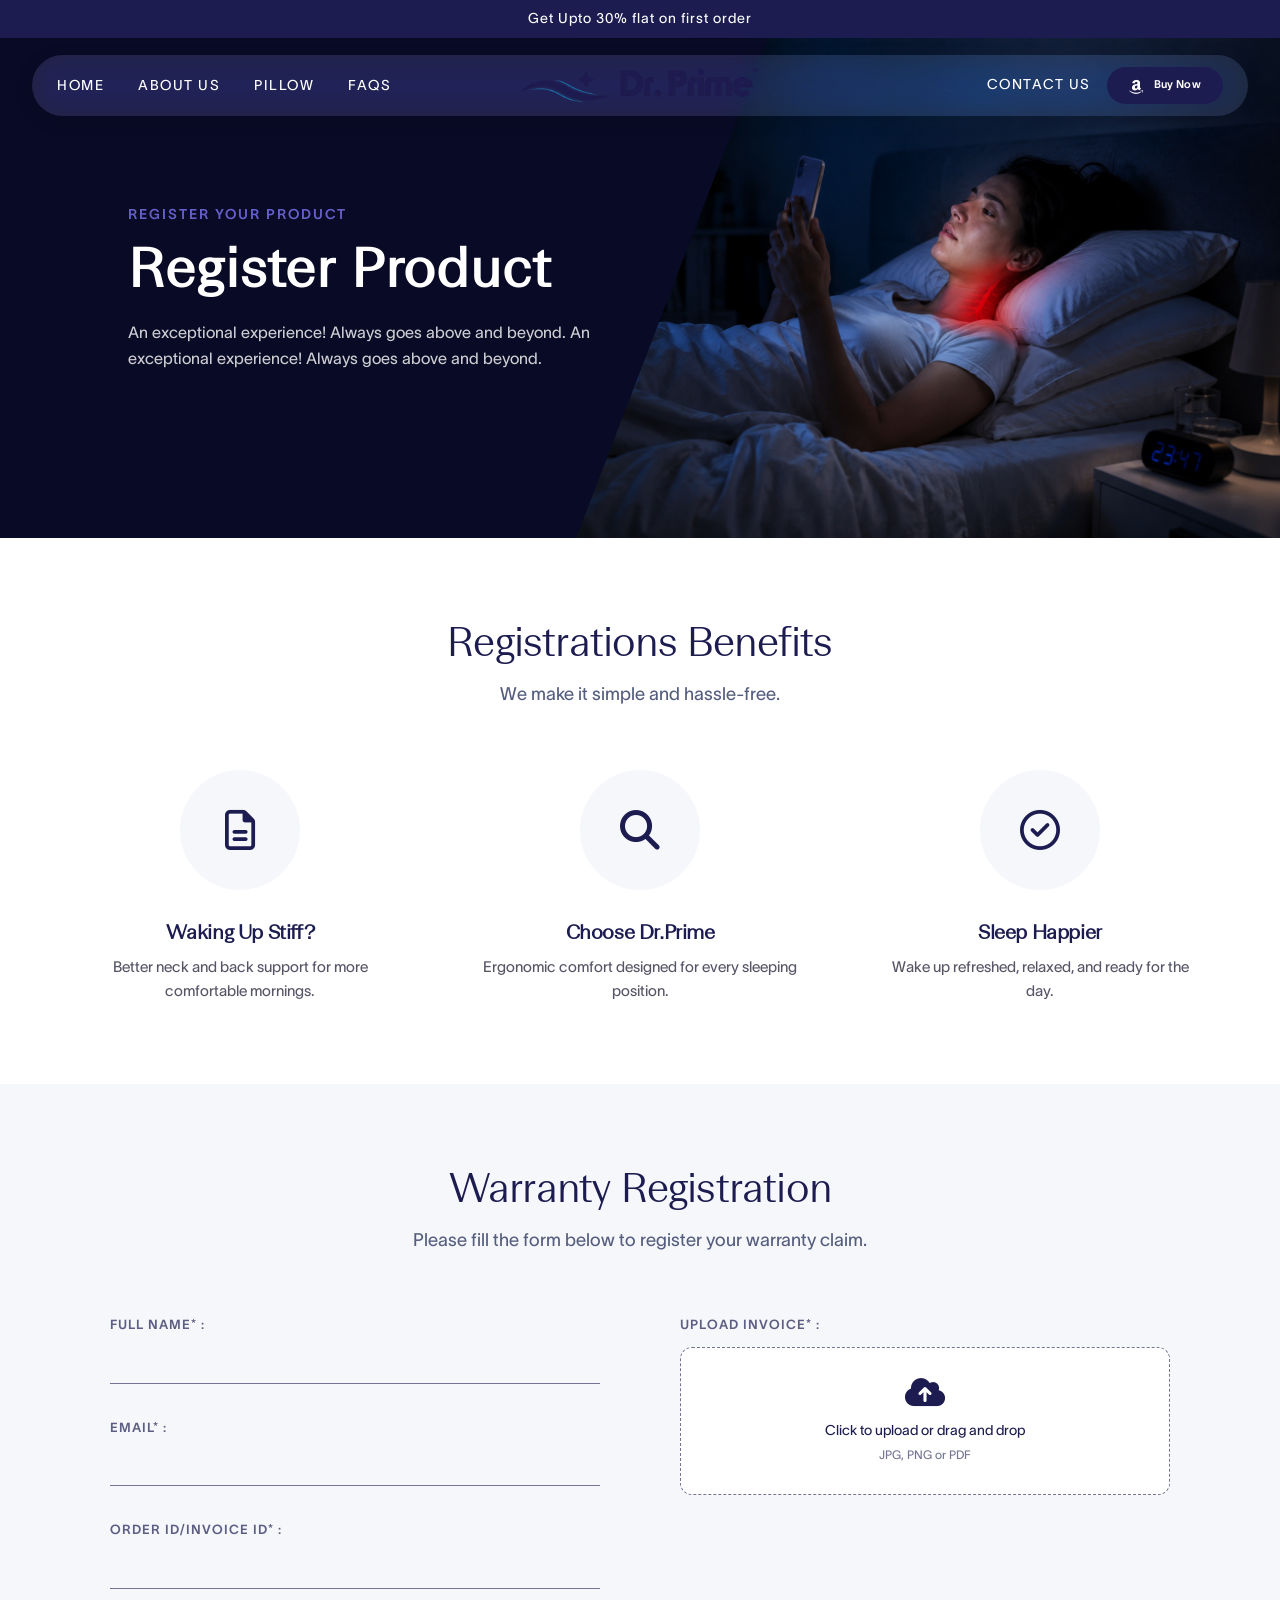
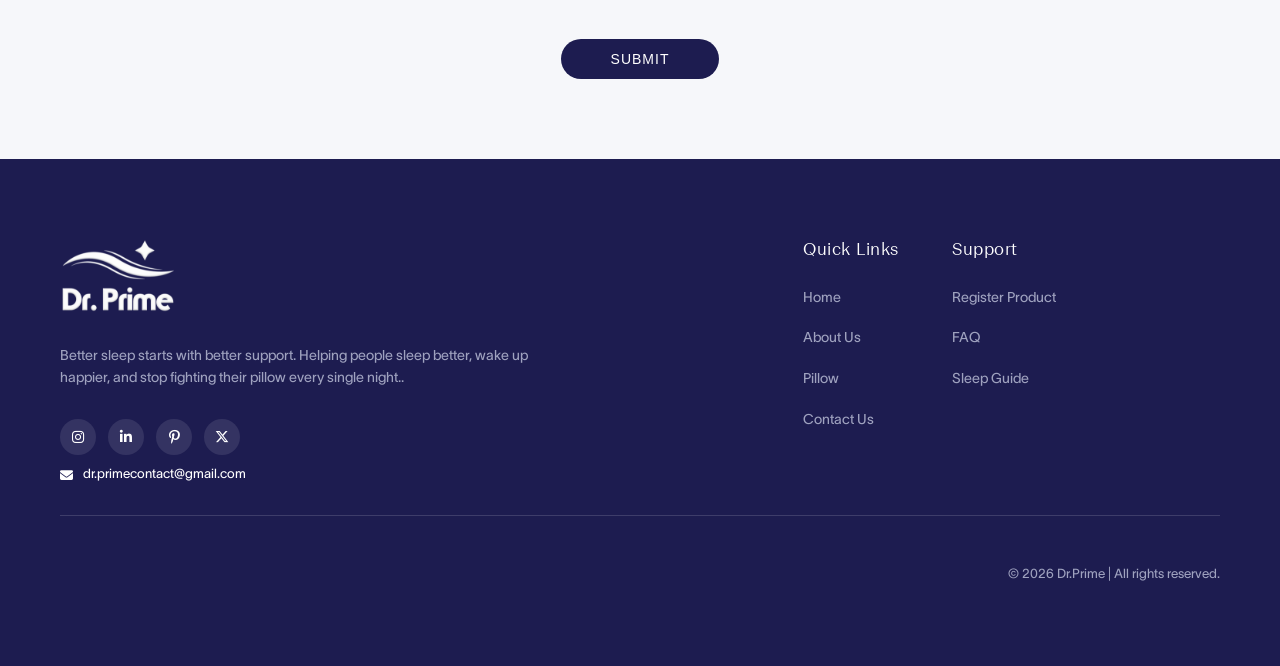
<file: register-product.html>
<!DOCTYPE html>
<html lang="en">

<head>
    <meta charset="UTF-8">
    <meta name="viewport" content="width=device-width, initial-scale=1.0">
    <title>Register Product - Dr. Prime</title>
    <link rel="stylesheet" href="style.css?v=1.0.2">
    <!-- Removed external Google Fonts to enforce only custom local fonts -->
    <link rel="stylesheet" href="https://cdnjs.cloudflare.com/ajax/libs/font-awesome/6.6.0/css/all.min.css">
    <link rel='stylesheet'
        href='https://cdn-uicons.flaticon.com/2.1.0/uicons-bold-straight/css/uicons-bold-straight.css'>
    <link rel='stylesheet' href='https://cdn-uicons.flaticon.com/2.1.0/uicons-bold-rounded/css/uicons-bold-rounded.css'>
    <link rel='stylesheet'
        href='https://cdn-uicons.flaticon.com/2.1.0/uicons-solid-straight/css/uicons-solid-straight.css'>
    <link rel="icon" type="image/svg+xml" href="assets/drprime-logo.svg">
    <meta property="og:image" content="assets/drprime.webp">
    <meta property="og:image:type" content="image/png">
    <meta name="twitter:card" content="summary_large_image">
    <meta name="twitter:image" content="assets/drprime.webp">
</head>

<body>
    <div class="top-banner section" id="top-banner">
        <div class="top-banner-content">
            <span>Get Upto 30% flat on first order</span>
        </div>
    </div>

    <!-- Navigation -->
    <nav class="navbar pill-navbar nav-white-text">
        <div class="nav-container">
            <div class="logo">
                <a href="index.html">
                    <img src="assets/logo.webp" alt="Dr. Prime Logo">
                </a>
            </div>
            <div class="hamburger">
                <i class="fa-solid fa-bars"></i>
            </div>
            <div class="nav-menu">
                <ul class="nav-links">
                    <li><a href="index.html">HOME</a></li>
                    <li><a href="about.html">ABOUT US</a></li>
                    <li><a href="pillow.html">PILLOW</a></li>
                    <li><a href="faq.html">FAQS</a></li>
                </ul>
                <div class="nav-actions">
                    <a href="contact.html" class="contact-link">CONTACT US</a>
                    <a href="#" class="btn btn-primary"><i class="fa-brands fa-amazon"></i> Buy Now</a>
                </div>
                <div class="mobile-nav-logo">
                    <a href="index.html">
                        <img src="assets/logo.webp" alt="Dr. Prime Logo">
                    </a>
                </div>
            </div>
        </div>
    </nav>

    <!-- Warranty Hero Section -->
    <section class="warranty-hero">
        <div class="warranty-hero-grid">
            <div class="warranty-text-content">
                <h1>Register Product</h1>
                <p>An exceptional experience! Always goes above and beyond. An exceptional experience! Always goes above
                    and beyond.</p>
            </div>
            <div class="warranty-image-wrapper">
                <img src="assets/about_body1.webp" alt="Dr. Prime Warranty" class="warranty-hero-image">
            </div>
        </div>
    </section>

    <!-- Warranty Benefits Section -->
    <section class="warranty-benefits reveal reveal-up">
        <div class="container">
            <div class="section-header">
                <h2>Registrations Benefits</h2>
                <p>We make it simple and hassle-free.</p>
            </div>
            <div class="benefits-row">
                <div class="benefit-step">
                    <div class="benefit-circle">
                        <i class="fa-regular fa-file-lines"></i>
                    </div>
                    <h3>Waking Up Stiff?</h3>
                    <p>Better neck and back support for more comfortable mornings.</p>
                </div>
                <div class="benefit-step">
                    <div class="benefit-circle">
                        <i class="fa-solid fa-magnifying-glass"></i>
                    </div>
                    <h3>Choose Dr.Prime</h3>
                    <p>Ergonomic comfort designed for every sleeping position.</p>
                </div>
                <div class="benefit-step">
                    <div class="benefit-circle">
                        <i class="fa-regular fa-circle-check"></i>
                    </div>
                    <h3>Sleep Happier</h3>
                    <p>Wake up refreshed, relaxed, and ready for the day.</p>
                </div>
            </div>
        </div>
    </section>

    <!-- Warranty Registration Section -->
    <section class="warranty-registration reveal reveal-up">
        <div class="container">
            <div class="section-header">
                <h2>Warranty Registration</h2>
                <p>Please fill the form below to register your warranty claim.</p>
            </div>
            <form class="warranty-form">
                <div class="form-grid">
                    <div class="form-column">
                        <div class="form-group">
                            <label for="warranty-fullname">FULL NAME* :</label>
                            <input type="text" id="warranty-fullname" name="fullname" required>
                        </div>
                        <div class="form-group">
                            <label for="warranty-email">EMAIL* :</label>
                            <input type="email" id="warranty-email" name="email" required>
                        </div>
                        <div class="form-group">
                            <label for="warranty-orderid">Order ID/Invoice ID* :</label>
                            <input type="text" id="warranty-orderid" name="orderid" required>
                        </div>
                    </div>
                    <div class="form-column">
                        <div class="upload-group">
                            <span class="upload-label">Upload Invoice* :</span>
                            <div class="upload-box" id="upload-box">
                                <i class="fa-solid fa-cloud-arrow-up"></i>
                                <span>Click to upload or drag and drop</span>
                                <span class="file-type">JPG, PNG or PDF</span>
                                <input type="file" id="invoice-file" name="invoice" accept=".jpg,.jpeg,.webp,.pdf"
                                    style="display: none;" required>
                            </div>
                        </div>
                    </div>
                </div>
                <div class="form-submit-container">
                    <button type="submit" class="btn-submit">SUBMIT</button>
                </div>
            </form>
        </div>
    </section>

    <!-- Footer -->
    <footer class="footer">
        <div class="container">
            <div class="footer-grid">
                <div class="footer-brand">
                    <a href="index.html">
                        <img src="assets/logo-footer.svg" alt="Dr. Prime" class="footer-logo">
                    </a>
                    <p>Better sleep starts with better support. Helping people sleep better, wake up happier, and stop
                        fighting their pillow every single night..</p>
                    <div class="social-icons">
                        <a href="https://www.instagram.com/drprime.store/"><i class="fa-brands fa-instagram"></i></a>
                        <a href="https://www.linkedin.com/company/mydrprime/"><i
                                class="fa-brands fa-linkedin-in"></i></a>
                        <a href="https://www.pinterest.com/mydrprime/"><i class="fa-brands fa-pinterest-p "></i></a>
                        <a href="https://x.com/mydrprime/"><i class="fa-brands fa-x-twitter"></i></a>
                    </div>
                </div>

                <div class="footer-links">
                    <h3>Quick Links</h3>
                    <ul>
                        <li><a href="index.html">Home</a></li>
                        <li><a href="about.html">About Us</a></li>
                        <li><a href="pillow.html">Pillow</a></li>
                        <li><a href="contact.html">Contact Us</a></li>
                    </ul>
                </div>

                <div class="footer-links">
                    <h3>Support</h3>
                    <ul>
                        <li><a href="register-product.html">Register Product</a></li>
                        <li><a href="faq.html">FAQ</a></li>
                        <li><a href="sleep-guide.html">Sleep Guide</a></li>
                    </ul>
                </div>
            </div>

            <div class="footer-bottom">
                <div class="email-contact">
                    <i class="fa-solid fa-envelope"></i> dr.primecontact@gmail.com
                </div>
                <p>&copy; <span id="current-year">2026</span> Dr.Prime | All rights reserved.</p>
            </div>
        </div>
    </footer>

    <script src="script.js?v=1.0.2"></script>
</body>

</html>
</file>
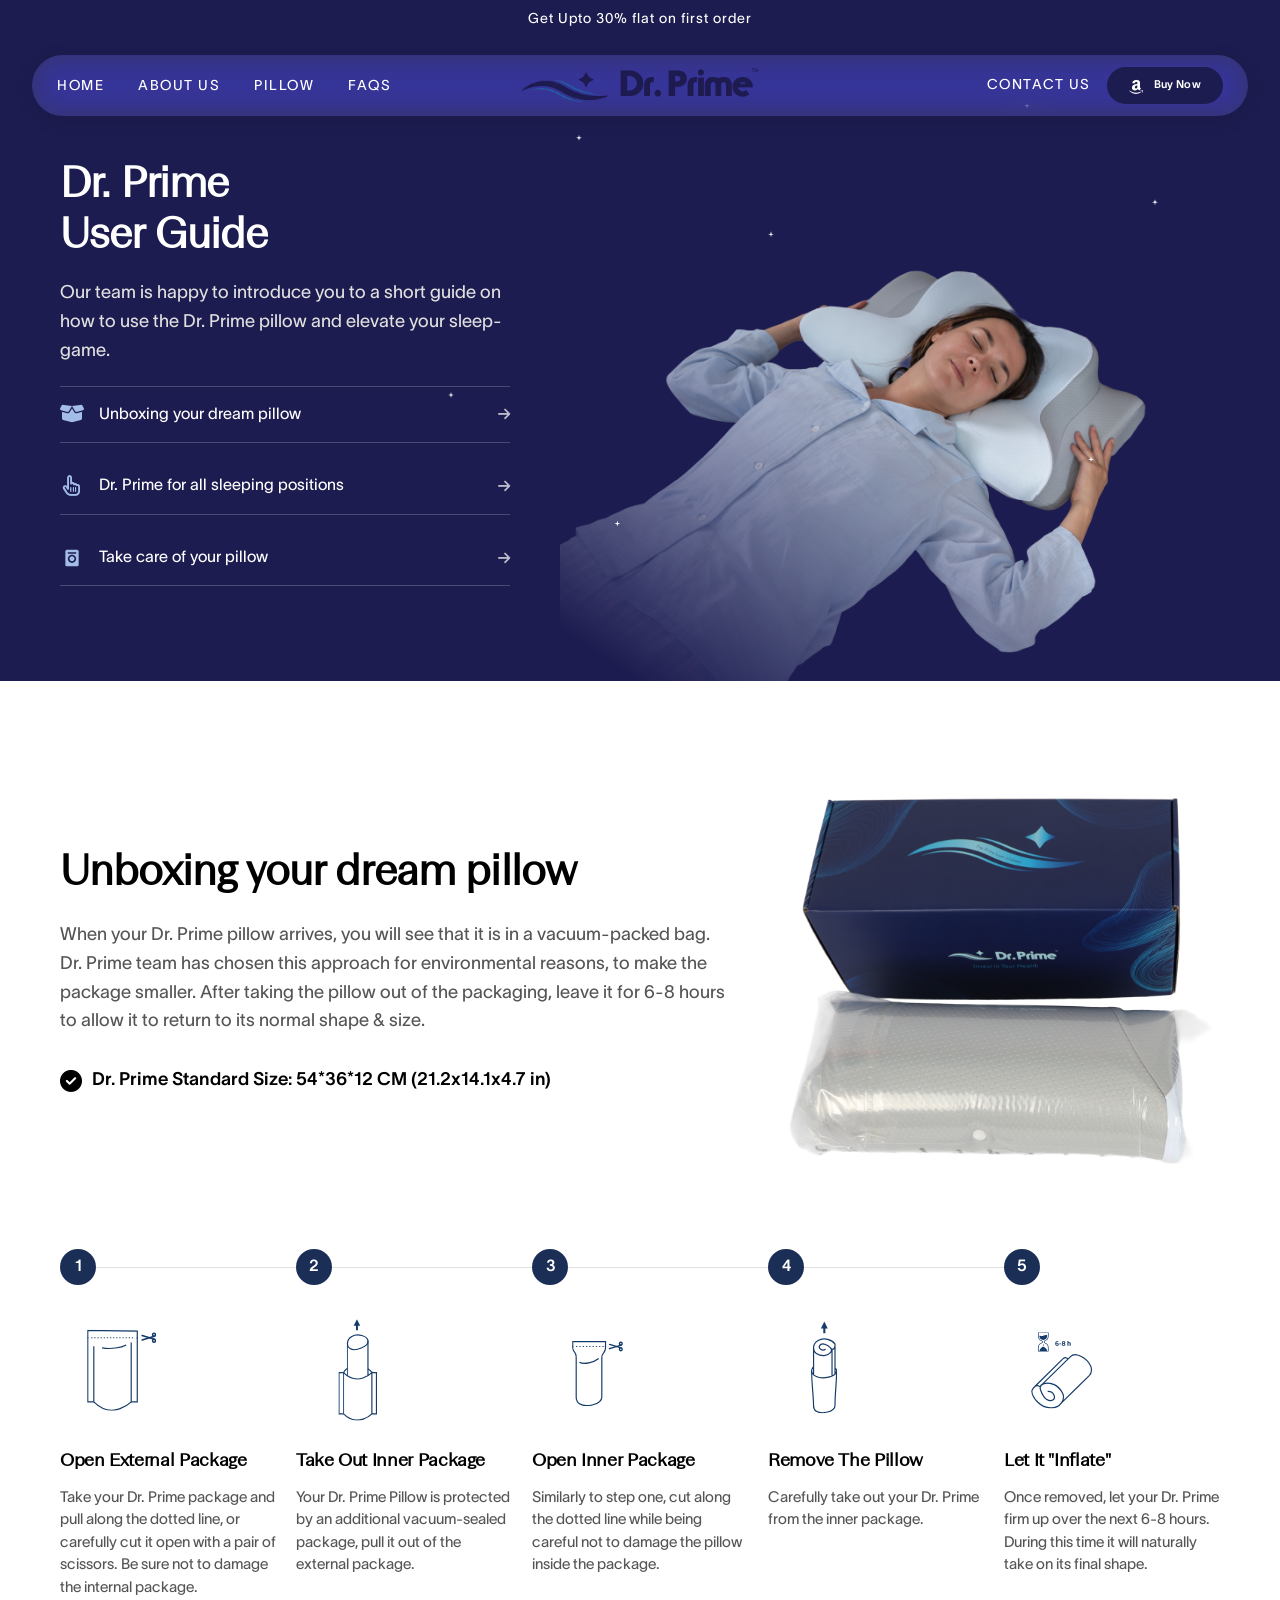
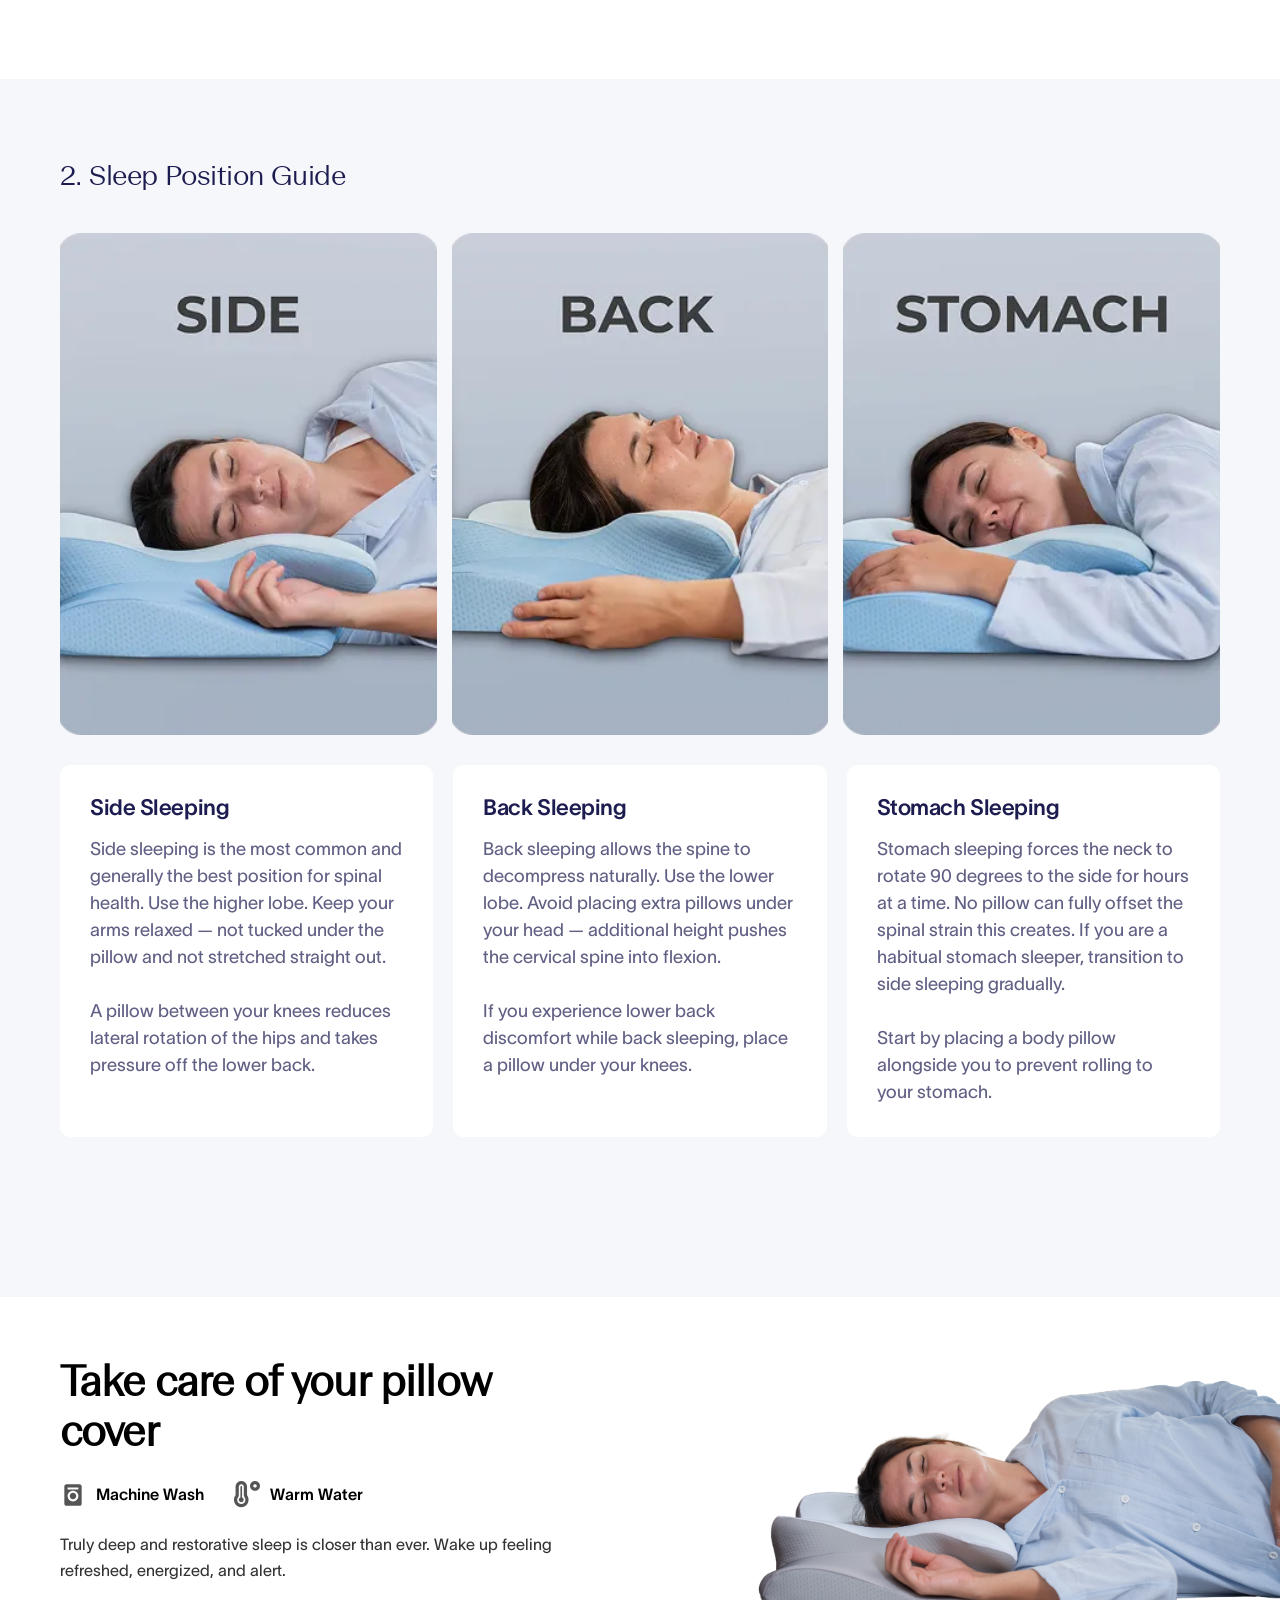
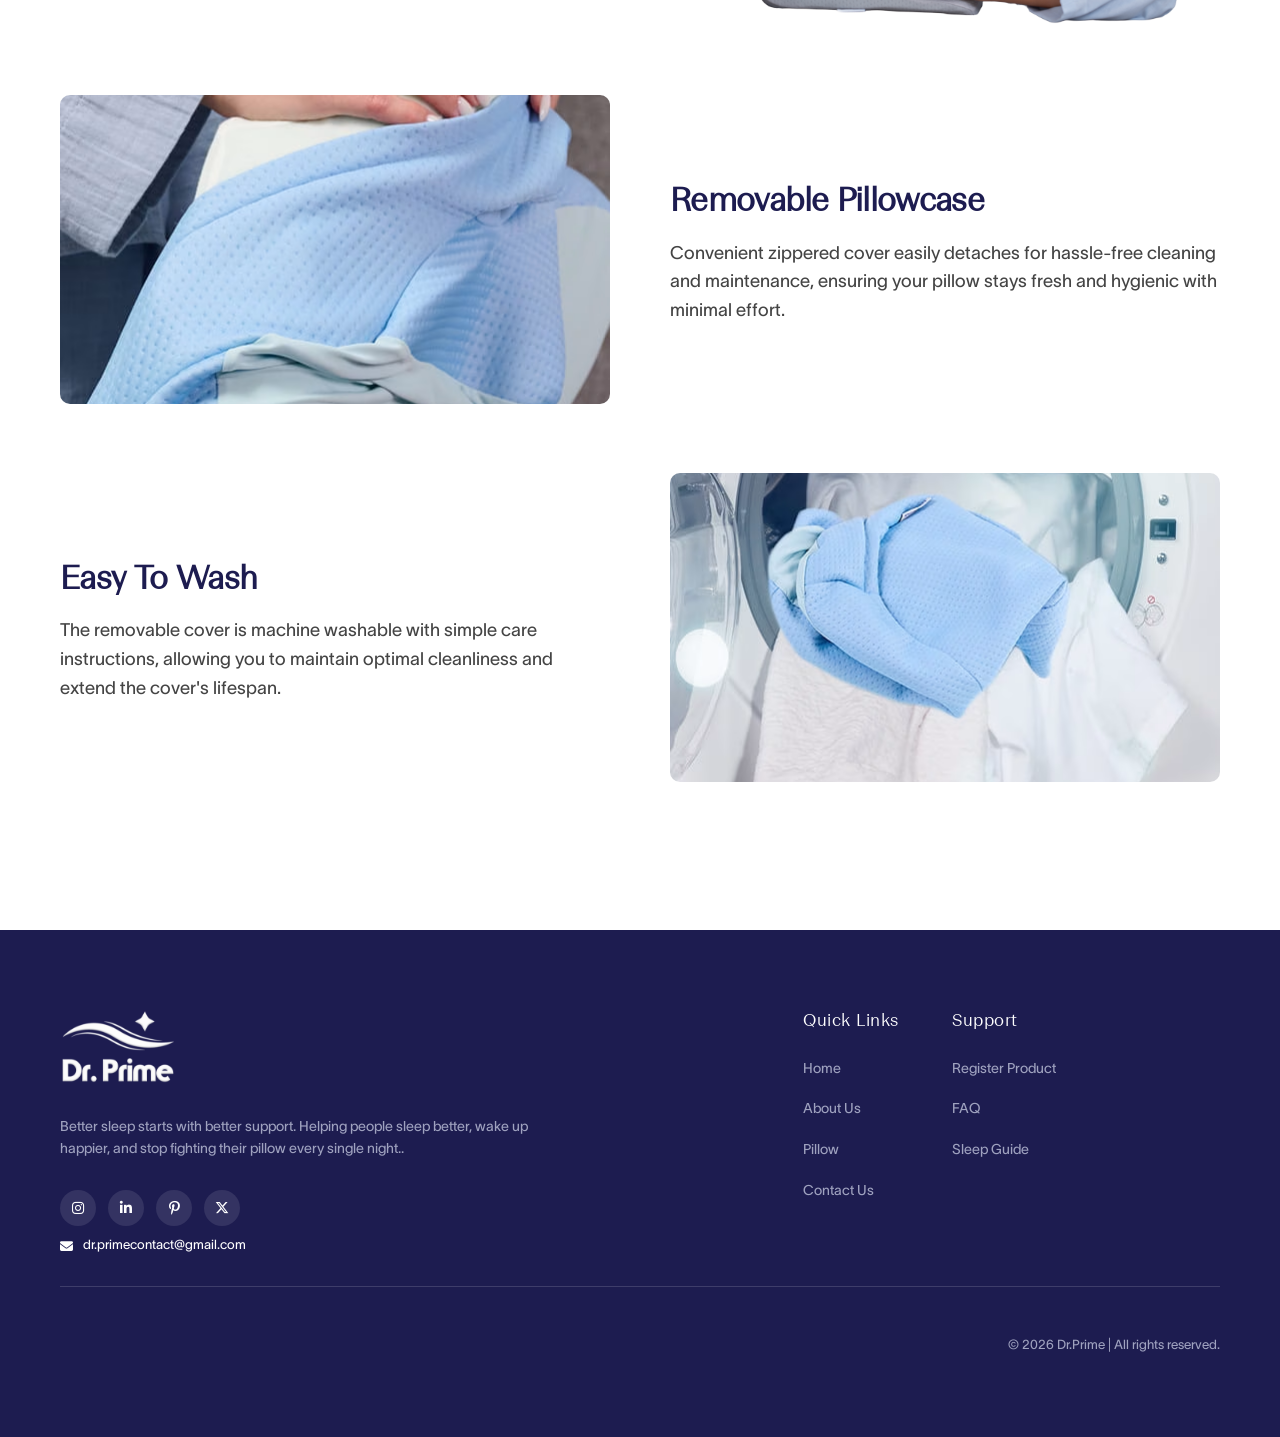
<file: sleep-guide.html>
<!DOCTYPE html>
<html lang="en">

<head>
    <meta charset="UTF-8">
    <meta name="viewport" content="width=device-width, initial-scale=1.0">
    <title>Dr. Prime</title>
    <link rel="stylesheet" href="style.css?v=1.0.2">
    <!-- Removed external Google Fonts to enforce only custom local fonts -->
    <link rel="stylesheet" href="https://cdnjs.cloudflare.com/ajax/libs/font-awesome/6.6.0/css/all.min.css">
    <link rel='stylesheet'
        href='https://cdn-uicons.flaticon.com/2.1.0/uicons-bold-straight/css/uicons-bold-straight.css'>
    <link rel='stylesheet' href='https://cdn-uicons.flaticon.com/2.1.0/uicons-bold-rounded/css/uicons-bold-rounded.css'>
    <link rel='stylesheet'
        href='https://cdn-uicons.flaticon.com/2.1.0/uicons-solid-straight/css/uicons-solid-straight.css'>
    <link rel="icon" type="image/svg+xml" href="assets/drprime-logo.svg">
    <meta property="og:image" content="assets/drprime.webp">
    <meta property="og:image:type" content="image/png">
    <meta name="twitter:card" content="summary_large_image">
    <meta name="twitter:image" content="assets/drprime.webp">
</head>

<body>
    <div class="top-banner section" id="top-banner">
        <div class="top-banner-content">
            <span>Get Upto 30% flat on first order</span>
        </div>
    </div>

    <!-- Navigation -->
    <nav class="navbar pill-navbar nav-white-text">
        <div class="nav-container">
            <div class="logo">
                <a href="index.html">
                    <img src="assets/logo.webp" alt="Dr. Prime Logo">
                </a>
            </div>
            <div class="hamburger">
                <i class="fa-solid fa-bars"></i>
            </div>
            <div class="nav-menu">
                <ul class="nav-links">
                    <li><a href="index.html">HOME</a></li>
                    <li><a href="about.html">ABOUT US</a></li>
                    <li><a href="pillow.html">PILLOW</a></li>
                    <li><a href="faq.html">FAQS</a></li>
                </ul>
                <div class="nav-actions">
                    <a href="contact.html" class="contact-link">CONTACT US</a>
                    <a href="#" class="btn btn-primary"><i class="fa-brands fa-amazon"></i> Buy Now</a>
                </div>
                <div class="mobile-nav-logo">
                    <a href="index.html">
                        <img src="assets/logo.webp" alt="Dr. Prime Logo">
                    </a>
                </div>
            </div>
        </div>
    </nav>

    <!-- Sleep Guide Header -->
    <section class="sleep-guide-header">
        <div class="sgh-stars">
            <div class="star" style="top: 15%; left: 45%; animation-duration: 3s; animation-delay: 0s;"></div>
            <div class="star" style="top: 30%; left: 60%; animation-duration: 4s; animation-delay: 1s;"></div>
            <div class="star" style="top: 10%; left: 80%; animation-duration: 2.5s; animation-delay: 0.5s;"></div>
            <div class="star" style="top: 55%; left: 35%; animation-duration: 5s; animation-delay: 2s;"></div>
            <div class="star" style="top: 75%; left: 48%; animation-duration: 3.5s; animation-delay: 1.5s;"></div>
            <div class="star" style="top: 25%; left: 90%; animation-duration: 4.5s; animation-delay: 0.2s;"></div>
            <div class="star" style="top: 65%; left: 85%; animation-duration: 3s; animation-delay: 2.5s;"></div>
        </div>
        <div class="container sgh-container">
            <div class="sgh-text-col">
                <h1>Dr. Prime<br>User Guide</h1>
                <p>Our team is happy to introduce you to a short guide on how to use the Dr. Prime pillow and elevate your sleep-game.</p>
                <ul class="sgh-links">
                    <li>
                        <a href="#unboxing">
                            <i class="fa-solid fa-box-open link-icon"></i> 
                            <span>Unboxing your dream pillow</span> 
                            <i class="fa-solid fa-arrow-right link-arrow"></i>
                        </a>
                    </li>
                    <li>
                        <a href="#positions">
                            <i class="fa-regular fa-hand-pointer link-icon"></i> 
                            <span>Dr. Prime for all sleeping positions</span> 
                            <i class="fa-solid fa-arrow-right link-arrow"></i>
                        </a>
                    </li>
                    <li>
                        <a href="#care">
                            <svg xmlns="http://www.w3.org/2000/svg" viewBox="0 0 24 24" fill="currentColor" width="20" height="20" class="link-icon">
                                <path d="M18 2H6c-1.1 0-2 .9-2 2v16c0 1.1.9 2 2 2h12c1.1 0 2-.9 2-2V4c0-1.1-.9-2-2-2zm-1 5H7V5h10v2zm-5 11c-2.76 0-5-2.24-5-5s2.24-5 5-5 5 2.24 5 5-2.24 5-5 5zm0-8c-1.66 0-3 1.34-3 3s1.34 3 3 3 3-1.34 3-3-1.34-3-3-3z"/>
                            </svg>
                            <span>Take care of your pillow</span> 
                            <i class="fa-solid fa-arrow-right link-arrow"></i>
                        </a>
                    </li>
                </ul>
            </div>
            <div class="sgh-image-col">
                <img src="assets/sleep-instruction-hero.webp" alt="Dr Prime User Guide">
            </div>
        </div>
    </section>

    <!-- Unboxing Section -->
    <section class="unboxing-section" id="unboxing">
        <div class="container">
            <div class="unboxing-top">
                <div class="unboxing-text">
                    <h2>Unboxing your dream pillow</h2>
                    <p>When your Dr. Prime pillow arrives, you will see that it is in a vacuum-packed bag. Dr. Prime team has chosen this approach for environmental reasons, to make the package smaller. After taking the pillow out of the packaging, leave it for 6-8 hours to allow it to return to its normal shape & size.</p>
                    <div class="unboxing-specs">
                        <i class="fa-solid fa-circle-check"></i> <strong>Dr. Prime Standard Size: 54*36*12 CM (21.2x14.1x4.7 in)</strong>
                    </div>
                </div>
                <div class="unboxing-image">
                    <img src="assets/product-box.png" alt="Dr. Prime Packaging">
                </div>
            </div>
            
            <div class="unboxing-steps">
                <div class="unboxing-step">
                    <div class="step-number">1</div>
                    <div class="step-icon"><img src="assets/step-1.svg" alt="Step 1"></div>
                    <h3>Open External Package</h3>
                    <p>Take your Dr. Prime package and pull along the dotted line, or carefully cut it open with a pair of scissors. Be sure not to damage the internal package.</p>
                </div>
                <div class="unboxing-step">
                    <div class="step-number">2</div>
                    <div class="step-icon"><img src="assets/step-2.svg" alt="Step 2"></div>
                    <h3>Take Out Inner Package</h3>
                    <p>Your Dr. Prime Pillow is protected by an additional vacuum-sealed package, pull it out of the external package.</p>
                </div>
                <div class="unboxing-step">
                    <div class="step-number">3</div>
                    <div class="step-icon"><img src="assets/step-3.svg" alt="Step 3"></div>
                    <h3>Open Inner Package</h3>
                    <p>Similarly to step one, cut along the dotted line while being careful not to damage the pillow inside the package.</p>
                </div>
                <div class="unboxing-step">
                    <div class="step-number">4</div>
                    <div class="step-icon"><img src="assets/step-4.svg" alt="Step 4"></div>
                    <h3>Remove The Pillow</h3>
                    <p>Carefully take out your Dr. Prime from the inner package.</p>
                </div>
                <div class="unboxing-step">
                    <div class="step-number">5</div>
                    <div class="step-icon"><img src="assets/step-5.svg" alt="Step 5"></div>
                    <h3>Let It "Inflate"</h3>
                    <p>Once removed, let your Dr. Prime firm up over the next 6-8 hours. During this time it will naturally take on its final shape.</p>
                </div>
            </div>
        </div>
    </section>

    <!-- Sleep Guide Content -->
    <section class="sleep-guide-content">
        <div class="container">


            <!-- Section 2 -->
            <div class="sg-section" id="positions">
                <h2>2. Sleep Position Guide</h2>

                <!-- Desktop View -->
                <div class="desktop-only">
                    <div class="sg-images">
                        <img src="assets/sleep-instruction1.webp" alt="Position 1">
                        <img src="assets/sleep-instruction2.webp" alt="Position 2">
                        <img src="assets/sleep-instruction3.webp" alt="Position 3">
                    </div>
                    <div class="sg-grid sg-grid-3">
                        <div class="sg-card">
                            <h3>Side Sleeping</h3>
                            <p>Side sleeping is the most common and generally the best position for spinal health. Use
                                the higher lobe. Keep your arms relaxed — not tucked under the pillow and not stretched
                                straight out.<br><br>A pillow between your knees reduces lateral rotation of the hips
                                and takes pressure off the lower back.</p>
                        </div>
                        <div class="sg-card">
                            <h3>Back Sleeping</h3>
                            <p>Back sleeping allows the spine to decompress naturally. Use the lower lobe. Avoid placing
                                extra pillows under your head — additional height pushes the cervical spine into
                                flexion.<br><br>If you experience lower back discomfort while back sleeping, place a
                                pillow under your knees.</p>
                        </div>
                        <div class="sg-card">
                            <h3>Stomach Sleeping</h3>
                            <p>Stomach sleeping forces the neck to rotate 90 degrees to the side for hours at a time. No
                                pillow can fully offset the spinal strain this creates. If you are a habitual stomach
                                sleeper, transition to side sleeping gradually.<br><br>Start by placing a body pillow
                                alongside you to prevent rolling to your stomach.</p>
                        </div>
                    </div>
                </div>

                <!-- Mobile View -->
                <div class="mobile-only">
                    <div class="sg-mobile-positions">
                        <img src="assets/sleep-instruction1.webp" alt="Position 1">
                        <div class="sg-card">
                            <h3>Side Sleeping</h3>
                            <p>Side sleeping is the most common and generally the best position for spinal health. Use
                                the higher lobe. Keep your arms relaxed — not tucked under the pillow and not stretched
                                straight out.<br><br>A pillow between your knees reduces lateral rotation of the hips
                                and takes pressure off the lower back.</p>
                        </div>

                        <img src="assets/sleep-instruction2.webp" alt="Position 2">
                        <div class="sg-card">
                            <h3>Back Sleeping</h3>
                            <p>Back sleeping allows the spine to decompress naturally. Use the lower lobe. Avoid placing
                                extra pillows under your head — additional height pushes the cervical spine into
                                flexion.<br><br>If you experience lower back discomfort while back sleeping, place a
                                pillow under your knees.</p>
                        </div>

                        <img src="assets/sleep-instruction3.webp" alt="Position 3">
                        <div class="sg-card">
                            <h3>Stomach Sleeping</h3>
                            <p>Stomach sleeping forces the neck to rotate 90 degrees to the side for hours at a time. No
                                pillow can fully offset the spinal strain this creates. If you are a habitual stomach
                                sleeper, transition to side sleeping gradually.<br><br>Start by placing a body pillow
                                alongside you to prevent rolling to your stomach.</p>
                        </div>
                    </div>
                </div>
            </div>

        </div>
    </section>

    <!-- Wash Care Section -->
    <section class="wash-care-section" id="care">
        <div class="wash-banner">
            <div class="container wash-banner-inner">
                <div class="wash-banner-content">
                    <h2>Take care of your pillow cover</h2>
                    <div class="wash-icons">
                        <div class="wash-icon">
                            <!-- Using an inline SVG for washing machine since it's a Pro-only FA icon -->
                            <svg xmlns="http://www.w3.org/2000/svg" viewBox="0 0 24 24" fill="currentColor" width="26" height="26" class="wash-machine-svg">
                                <path d="M18 2H6c-1.1 0-2 .9-2 2v16c0 1.1.9 2 2 2h12c1.1 0 2-.9 2-2V4c0-1.1-.9-2-2-2zm-1 5H7V5h10v2zm-5 11c-2.76 0-5-2.24-5-5s2.24-5 5-5 5 2.24 5 5-2.24 5-5 5zm0-8c-1.66 0-3 1.34-3 3s1.34 3 3 3 3-1.34 3-3-1.34-3-3-3z"/>
                            </svg>
                            <span>Machine Wash</span>
                        </div>
                        <div class="wash-icon">
                            <!-- Removed fa-duotone as it requires FA Pro -->
                            <i class="fa-solid fa-temperature-high"></i>
                            <span>Warm Water</span>
                        </div>
                    </div>
                    <p>Truly deep and restorative sleep is closer than ever. Wake up feeling refreshed, energized, and alert.</p>
                </div>
            </div>
            <div class="wash-banner-image">
                <img src="assets/sleep-wash-hero.webp" alt="Take care of your pillow cover">
            </div>
        </div>
        
        <div class="container sg-section">
            <div class="sg-wash-zigzag">
                    <!-- Block 1 -->
                    <div class="sg-wash-row">
                        <div class="sg-wash-image">
                            <img src="assets/pillow-remove.webp" alt="Removable Pillowcase">
                        </div>
                        <div class="sg-wash-text">
                            <h3>Removable Pillowcase</h3>
                            <p>Convenient zippered cover easily detaches for hassle-free cleaning and maintenance, ensuring your pillow stays fresh and hygienic with minimal effort.</p>
                        </div>
                    </div>

                    <!-- Block 2 -->
                    <div class="sg-wash-row reverse">
                        <div class="sg-wash-image">
                            <img src="assets/easy-wash.webp" alt="Easy To Wash">
                        </div>
                        <div class="sg-wash-text">
                            <h3>Easy To Wash</h3>
                            <p>The removable cover is machine washable with simple care instructions, allowing you to maintain optimal cleanliness and extend the cover's lifespan.</p>
                        </div>
                    </div>
                </div>
            </div>
    </section>

    <!-- Footer -->
    <footer class="footer">
        <div class="container">
            <div class="footer-grid">
                <div class="footer-brand">
                    <a href="index.html">
                        <img src="assets/logo-footer.svg" alt="Dr. Prime" class="footer-logo">
                    </a>
                    <p>Better sleep starts with better support. Helping people sleep better, wake up happier, and stop
                        fighting their pillow every single night..</p>
                    <div class="social-icons">
                        <a href="https://www.instagram.com/drprime.store/"><i class="fa-brands fa-instagram"></i></a>
                        <a href="https://www.linkedin.com/company/mydrprime/"><i
                                class="fa-brands fa-linkedin-in"></i></a>
                        <a href="https://www.pinterest.com/mydrprime/"><i class="fa-brands fa-pinterest-p "></i></a>
                        <a href="https://x.com/mydrprime/"><i class="fa-brands fa-x-twitter"></i></a>
                    </div>
                </div>

                <div class="footer-links">
                    <h3>Quick Links</h3>
                    <ul>
                        <li><a href="index.html">Home</a></li>
                        <li><a href="about.html">About Us</a></li>
                        <li><a href="pillow.html">Pillow</a></li>
                        <li><a href="contact.html">Contact Us</a></li>
                    </ul>
                </div>

                <div class="footer-links">
                    <h3>Support</h3>
                    <ul>
                        <li><a href="register-product.html">Register Product</a></li>
                        <li><a href="faq.html">FAQ</a></li>
                        <li><a href="sleep-guide.html">Sleep Guide</a></li>
                    </ul>
                </div>
            </div>

            <div class="footer-bottom">
                <div class="email-contact">
                    <i class="fa-solid fa-envelope"></i> dr.primecontact@gmail.com
                </div>
                <p>&copy; <span id="current-year">2026</span> Dr.Prime | All rights reserved.</p>
            </div>
        </div>
    </footer>

    <script src="script.js?v=1.0.2"></script>
</body>

</html>
</file>
<file: style.css>
/* Mobile/Desktop only helpers */
.mobile-only {
    display: none;
}

.desktop-only {
    display: block;
}

@media (max-width: 768px) {
    .mobile-only {
        display: block !important;
    }

    .desktop-only {
        display: none !important;
    }

    .content-section-1 .container {
        display: flex;
        flex-direction: column;
        align-items: stretch;
    }

    .content-section-1 .mobile-only {
        margin-bottom: 0;
        padding-bottom: 0;
    }

    .content-section-1 .blue-box.mobile-only {
        margin-top: 10px;
        margin-bottom: 0;
    }

    /* product-details mobile styles moved to main mobile section below */
}

:root {
    --primary-blue: #1e204c;
    --light-blue: #2a2c66;
    --purple: #b07cc6;
    --text-dark: #222;
    --text-light: #666;
    --bg-light: #f8f9fa;
    --white: #fff;
    --dreamy-blue: #1d1c50;
    /* Custom fonts: place font files in assets/fonts/ (BeauSiteFitWeb.* and TWKlausanne.*) */
    --font-heading: 'BeauSiteFitWeb';
    --font-body: 'TWKlausanne';
}

/* Custom @font-face declarations */
@font-face {
    font-family: 'BeauSiteFitWeb';
    src: url('assets/fonts/BeausiteFitWeb-Light.woff2') format('woff2');
    font-weight: 300 500;
    /* Handles both light and mapped headings */
    font-style: normal;
    font-display: swap;
}

@font-face {
    font-family: 'TWKlausanne';
    src: url('assets/fonts/twklausanne-350.woff2') format('woff2');
    font-weight: 100 400;
    font-style: normal;
    font-display: swap;
}

@font-face {
    font-family: 'TWKlausanne';
    src: url('assets/fonts/twklausanne-600.woff2') format('woff2');
    font-weight: 600;
    font-style: normal;
    font-display: swap;
}

* {
    margin: 0;
    padding: 0;
    box-sizing: border-box;
}

html {
}

body {
    font-family: var(--font-body);
    color: var(--text-dark);
    line-height: 1.6;
    font-size: 16px;
    -webkit-font-smoothing: antialiased;
    -moz-osx-font-smoothing: grayscale;
    overflow-x: clip;
}

h1,
h2,
h3,
h4,
h5,
h6 {
    font-family: var(--font-heading);
    font-weight: 500;
    line-height: 1.2;
    letter-spacing: -0.02em;
    color: var(--primary-blue);
}

.container {
    max-width: 1200px;
    margin: 0 auto;
    padding: 0 20px;
}

.text-center {
    text-align: center;
}

.text-white {
    color: var(--white);
}

.text-light {
    color: #ccc;
}

.mb-3 {
    margin-bottom: 1rem;
}

.mb-5 {
    margin-bottom: 3rem;
}

.mt-4 {
    margin-top: 2rem;
}

.mt-5 {
    margin-top: 3rem;
}

.pt-3 {
    padding-top: 1rem;
}

.relative-container {
    position: relative;
}

.light-text {
    font-weight: 400;
    color: #888;
}

.blue-text {
    color: #1e6ea4;
    font-weight: inherit;
}

.white-bg {
    background-color: var(--white);
}

.dark-bg {
    background-color: #1e6ea4;
    color: var(--white);
}

.light-bg {
    background-color: #0070A9;
    color: var(--white);
}

a {
    text-decoration: none;
    color: inherit;
}

ul {
    list-style: none;
}

/* Buttons */
.btn {
    display: inline-block;
    padding: 10px 25px;
    border-radius: 30px;
    font-weight: 500;
    font-size: 14px;
    transition: all 0.3s ease;
    cursor: pointer;
    border: 1px solid transparent;
}

.btn-primary {
    background-color: #1d1c50;
    color: var(--white);
}

.btn-primary:hover {
    background-color: var(--light-blue);
}

.btn-outline {
    background-color: transparent;
    color: var(--primary-blue);
    border-color: #ddd;
    border-radius: 5px;
}

.btn-outline-dark {
    background-color: transparent;
    color: var(--text-dark);
    border-color: var(--text-dark);
}

.btn-dark {
    background-color: var(--primary-blue);
    color: var(--white);
}

/* Top Banner */
.top-banner {
    background-color: #1d1c50;
    color: var(--white);
    padding: 8px 0;
    font-size: 14px;
    letter-spacing: 1px;
    overflow: hidden;
    white-space: nowrap;
    display: flex;
    align-items: center;
}

.top-banner-track {
    display: flex;
    width: fit-content;
    animation: marquee 25s linear infinite;
}

.top-banner-content {
    display: flex;
    align-items: center;
    gap: 30px;
    padding-right: 30px;
    /* Must equal gap for seamless loop */
}

.top-banner.single-text {
    justify-content: center;
}

.top-banner.single-text .top-banner-content {
    display: inline-block;
    padding: 0;
    width: fit-content;
}

@keyframes marquee-single {
    0% {
        transform: translateX(100vw);
    }

    100% {
        transform: translateX(-100%);
    }
}

.top-banner p,
.top-banner span {
    margin: 0;
    white-space: nowrap;
}

.dot-separator {
    display: inline-block;
    width: 4px;
    height: 4px;
    background-color: var(--white);
    border-radius: 50%;
    opacity: 0.6;
}



/* Navbar */
.navbar {
    padding: 12px 0;
    background: rgba(255, 255, 255, 0.08);
    backdrop-filter: blur(16px) saturate(180%);
    -webkit-backdrop-filter: blur(16px) saturate(180%);
    position: absolute;
    top: 40px;
    left: 0px;
    right: 0px;
    z-index: 100;
    transition: all 0.45s cubic-bezier(0.4, 0, 0.2, 1);
}

/* Scrolled state: flush to top, solid background, dark text */
.navbar--scrolled {
    position: fixed;
    top: 0;
    background: rgba(255, 255, 255, 0.97);
    backdrop-filter: blur(12px);
    -webkit-backdrop-filter: blur(12px);
    border-bottom: none;
    box-shadow: 0 2px 20px rgba(0, 0, 0, 0.06);
}



/* Body offset for fixed navbar */
body {
    padding-top: 0;
}

.nav-container {
    max-width: 1400px;
    margin: 0 auto;
    padding: 0 10px;
    display: grid;
    grid-template-columns: 1fr auto 1fr;
    align-items: center;
    gap: 28px;
}

.logo {
    display: flex;
    align-items: center;
    justify-content: center;
    order: 2;
}

.logo a {
    display: flex;
    align-items: center;
    justify-content: center;
}

.logo img {
    height: 34px;
    width: auto;
    display: block;
    transition: filter 0.45s cubic-bezier(0.4, 0, 0.2, 1);
}



.hamburger {
    display: none;
    cursor: pointer;
    font-size: 24px;
    color: var(--primary-blue);
}

.nav-links {
    display: flex;
    align-items: center;
    justify-content: flex-start;
    gap: 34px;
    order: 1;
}

.nav-links a {
    font-size: 14px;
    font-weight: 400;
    letter-spacing: 0.5px;
    text-transform: uppercase;
    color: #1e1e1e;
    position: relative;
    padding-top: 4px;
    padding-bottom: 4px;
    transition: color 0.45s cubic-bezier(0.4, 0, 0.2, 1);
}

.nav-links a::after {
    content: '';
    position: absolute;
    bottom: 0;
    left: 0;
    width: 0;
    height: 2px;
    background-color: #7585C0;
    transition: width 0.3s ease,
                background-color 0.45s cubic-bezier(0.4, 0, 0.2, 1);
}

.nav-links a:hover::after,
.nav-links a.active::after {
    width: 100%;
}

.nav-links a.active {
    font-weight: 700;
}

.nav-actions {
    display: flex;
    align-items: center;
    justify-content: flex-end;
    gap: 16px;
    order: 3;
}

/* Spacer used on some product pages to offset the absolute blurred navbar */
.blur-navbar-space {
    height: 40px; /* adjust this value to increase/decrease spacing */
}

.contact-link {
    font-size: 14px;
    font-weight: 400;
    letter-spacing: 0.5px;
    text-transform: uppercase;
    color: #1e1e1e;
    position: relative;
    padding-top: 4px;
    padding-bottom: 4px;
    transition: color 0.45s cubic-bezier(0.4, 0, 0.2, 1);
}

.nav-actions .btn-primary {
    padding: 9px 22px;
    border-radius: 999px;
    font-size: 11px;
    font-weight: 600;
    letter-spacing: 0.35px;
    background-color: #1d2050;
    border-color: #1d2050;
    transition: background-color 0.45s cubic-bezier(0.4, 0, 0.2, 1),
                border-color 0.45s cubic-bezier(0.4, 0, 0.2, 1),
                color 0.45s cubic-bezier(0.4, 0, 0.2, 1);
}

.nav-actions .btn-primary i {
    margin-right: 8px;
    font-size: 16px;
    vertical-align: middle;
}

.nav-actions .btn-primary:hover {
    background-color: #171a43;
    border-color: #171a43;
}

/* Hero Section */
.hero {
    height: 80vh;
    background-size: cover;
    background-position: left center;
    background-repeat: no-repeat;
    position: relative;
    display: flex;
    align-items: center;
    justify-content: flex-start;
    text-align: left;
    color: var(--white);
}

.hero-overlay {
    position: absolute;
    top: 0;
    left: 0;
    right: 0;
    bottom: 0;
    background: rgba(0, 0, 0, 0.3);
}

.hero-container {
    width: 100%;
    position: relative;
    z-index: 2;
}

.hero-content {
    max-width: 800px;
    position: relative;
    top: 20px;
    margin-left:-60px ;
}

.hero-content h1 {
    font-size: 60px;
    margin-bottom: 5px;
    letter-spacing: 4px;
    font-weight: 500;
    line-height: 1.1;
    color: var(--white);
}

.hero-content h1.hero-blue-text {
    color: #1d1c50;
}

.hero-decorative-line {
    display: flex;
    align-items: center;
    margin-top: 10px;
    gap: 8px;
}

.hero-decorative-line .hero-star {
    color: #1e6ea4;
    font-size: 20px;
    line-height: 1;
}

.hero-decorative-line .line {
    height: 3px;
    width: 600px;
    background: linear-gradient(to right, #1e6ea4, transparent);
}

.hero p {
    font-size: 20px;
    max-width: 500px;
    margin: 0;
    color: rgba(255, 255, 255, 0.9);
}

.hero-buttons {
    display: flex;
    gap: 20px;
    justify-content: flex-start;
    align-items: center;
    margin-top: 35px;
}

.hero-buttons .btn {
    width: 190px;
    display: inline-flex;
    justify-content: center;
    align-items: center;
    box-sizing: border-box;
    text-align: center;
    padding: 12px 0;
}

.btn-hero-primary {
    background-color: #fff;
    color: var(--primary-blue);
    font-size: 15px;
    font-weight: 600;
    border: 2px solid transparent;
    transition: all 0.3s ease;
}

.btn-hero-primary:hover {
    transform: translateY(-2px);
}

.btn-hero-outline {
    background-color: rgba(179, 217, 242, 0.12);
    color: #fff;
    padding: 12px 0;
    font-size: 15px;
    font-weight: 600;
    border: 2px solid #FFF;
    transition: all 0.3s ease;
    backdrop-filter: blur(10px);
    box-shadow: 0 4px 15px rgba(0, 0, 0, 0.1);
}

.btn-hero-outline:hover {
    background-color: rgba(179, 217, 242, 0.18);
    border-color: #FFF;
    color: var(--white);
    transform: translateY(-2px);
    backdrop-filter: blur(15px);
    box-shadow: 0 6px 20px rgba(0, 0, 0, 0.15);
}

@media (max-width: 768px) {
    .hero-buttons {
        flex-direction: row;
        flex-wrap: nowrap;
        gap: 10px;
        justify-content: flex-start;
        width: 100%;
        max-width: 100%;
        margin: 28px 0 0;
    }

    .hero-buttons .btn {
        width: auto;
        min-width: 110px;
        padding: 8px 14px;
        font-size: 13px;
    }

    .btn-hero-primary,
    .btn-hero-outline {
        border-radius: 999px;
    }

    .btn-hero-outline {
        background-color: rgba(179, 217, 242, 0.18);
        border-color: #FFF;
    }
}

/* Features Row */
.features-row {
    display: flex;
    justify-content: space-between;
    gap: 18px;
    padding: 40px 34px;
    max-width: 1280px;
    margin: 0 auto;
    text-align: center;
    border: none;
    background-color: #ffffff;
}

.feature-item {
    flex: 1;
    position: relative;
}

@media (min-width: 993px) {
    .feature-item:not(:last-child)::after {
        content: '';
        position: absolute;
        right: -9px;
        top: 15%;
        height: 70%;
        width: 1px;
        background-color: rgba(29, 28, 80, 0.2);
    }
}

@media (max-width: 992px) {
    .feature-item:not(:nth-child(2n))::after {
        content: '';
        position: absolute;
        right: 0;
        top: 15%;
        height: 70%;
        width: 1px;
        background-color: rgba(29, 28, 80, 0.2);
    }
}

.feature-icon-circle {
    width: 70px;
    height: 70px;
    border-radius: 50%;
    background-color: #fff;
    display: flex;
    align-items: center;
    justify-content: center;
    margin: 0 auto 18px;
    transition: 0.3s ease;
}

.feature-icon-circle:hover {
    transform: scale(1.154);
}

.feature-item i {
    font-size: 33px;
    margin-bottom: 18px;
    color: #23285a;
}

.feature-icon-circle i {
    font-size: 24px;
    color: #ffffff;
    margin-bottom: 0;
}

.feature-icon-circle img {
    width: 60px;
    height: 60px;
    object-fit: contain;
}

.feature-item h3 {
    font-size: 17px;
    font-weight: 700;
    margin-bottom: 8px;
    line-height: 1.35;
    font-family: var(--font-heading);
    color: #202550;
}

.feature-item p {
    font-size: 15px;
    color: #303a72;
    line-height: 1.45;
}

/* Content Section 1 */
.content-section-1 {
    padding: 40px 0;
    background-color: #F6F7FA;
    position: relative;
    display: grid;
    grid-template-columns: 100%;
    overflow: hidden;
}

.content-slider-nav {
    position: absolute;
    top: 50%;
    left: 0;
    width: 100%;
    transform: translateY(-50%);
    display: flex;
    justify-content: space-between;
    padding: 0 40px;
    z-index: 10;
    pointer-events: none;
}

.cs1-nav-btn {
    pointer-events: auto;
    width: 50px;
    height: 50px;
    border-radius: 50%;
    background-color: #fff;
    color: #1e2258;
    border: none;
    box-shadow: 0 4px 15px rgba(0, 0, 0, 0.1);
    cursor: pointer;
    display: flex;
    align-items: center;
    justify-content: center;
    font-size: 20px;
    transition: transform 0.3s, background-color 0.3s;
}

.cs1-nav-btn:hover {
    transform: scale(1.1);
    background-color: #1e2258;
    color: #fff;
}

.content-section-1 .container {
    display: flex;
    align-items: stretch;
    gap: 36px;
    position: relative;
}

.image-col {
    flex: 1;
    position: relative;
    max-width: 610px;
    height: 500px;
    display: flex;
}


.rounded-image {
    width: 100%;
    height: 100%;
    border-radius: 16px;
    object-fit: cover;
    display: block;
}

.content-section-1 .image-col img {
    -webkit-mask-image: linear-gradient(to right, black 70%, transparent 100%);
    mask-image: linear-gradient(to right, black 70%, transparent 100%);
}

.content-slide {
    grid-area: 1 / 1;
    opacity: 0;
    visibility: hidden;
    transform: translateX(-100px);
    transition: all 0.8s ease-in-out;
    z-index: 1;
}

.content-slide.active {
    opacity: 1;
    visibility: visible;
    transform: translateX(0);
    z-index: 2;
}

.content-slide.active ~ .content-slide {
    transform: translateX(100px);
}

.sleep-capsule {
    position: absolute;
    bottom: 24px;
    left: 24px;
    background: rgba(255, 255, 255, 0.2);
    backdrop-filter: blur(10px);
    -webkit-backdrop-filter: blur(10px);
    border: 1px solid rgba(255, 255, 255, 0.4);
    color: #fff;
    padding: 8px 20px;
    border-radius: 999px;
    font-size: 14px;
    font-weight: 400;
    font-family: var(--font-body);
    z-index: 2;
}

.text-col {
    flex: 1;
    padding-top: 20px;
    display: flex;
    flex-direction: column;
    justify-content: flex-start;
}

.text-col h2 {
    font-size: 66px;
    line-height: 1.2;
    margin-bottom: 20px;
    color: #1e2258;
    font-family: var(--font-heading);
    font-weight: 600;
}

.blue-box {
    background-color: #1e6ea4;
    color: var(--white);
    padding: 32px 40px;
    border-radius: 18px;
    position: relative;
    margin-left: -15%;
    margin-top: 50px;
    max-width: 450px;
    z-index: 3;
    align-self: flex-start;
}

.blue-box p {
    margin-left: -10px;
    font-family: var(--font-body);
    font-size: 18px;
    line-height: 1.45;
    font-weight: 100;
    color: rgba(245, 247, 255, 0.85);
    letter-spacing: 0.2px;
}

/* Content Section 2 */
.content-section-2 {
    padding: 78px 0 74px;
    background-color: #f2f2f5;
}

.content2-header {
    display: grid;
    grid-template-columns: 1.75fr 1fr;
    align-items: start;
    gap: 52px;
    margin-bottom: 38px;
}

.content2-header h2 {
    margin: 0;
    font-family: var(--font-heading);
    font-size: 45px;
    line-height: 1.18;
    color: #1f2558;
    font-weight: 500;
    letter-spacing: 0.1px;
    max-width: 880px;
}

.content2-header p {
    margin: 10px 0 0;
    max-width: 370px;
    color: #2f396d;
    font-size: 16px;
    line-height: 1.52;
}

.content2-image {
    width: 100%;
    border-radius: 18px;
    display: block;
    object-fit: cover;
}

/* Why Choose Us Grid */
.why-choose-us {
    padding: 40px 0 80px;
    background-color: #F6F7FA;
}

.why-choose-us h2 {
    font-size: 52px;
    margin-bottom: 20px;
    color: #1f2558;
}


.grid-container {
    display: grid;
    grid-template-columns: repeat(3, 1fr);
    grid-gap: 20px;
    max-width: 960px;
    margin: 0 auto;
}

.grid-card {
    border-radius: 20px;
    overflow: hidden;
    position: relative;
    aspect-ratio: 1/1;
}

.grid-card img {
    width: 100%;
    height: 100%;
    object-fit: cover;
}

.text-card {
    padding: 30px;
    display: flex;
    flex-direction: column;
    justify-content: space-between;
}

.text-card h3 {
    font-size: 24px;
    margin-bottom: 15px;
}

.read-more {
    font-size: 14px;
    font-weight: 600;
    text-decoration: underline;
    text-underline-offset: 4px;
    margin-top: auto;
}

.text-card p {
    font-size: 13px;
    color: #666;
    margin-bottom: 20px;
}

.dark-bg:hover {
    background-color: #ffffff;
}

.dark-bg p {
    color: rgba(255, 255, 255, 0.8);
}



.light-bg p {
    color: rgba(255, 255, 255, 0.8);
}

.dark-bg h3,
.light-bg h3 {
    color: var(--white);
}

.dark-bg:hover p {
    color: #1f2558;
}

.dark-bg:hover h3 {
    color: #1f2558;
}

.dark-bg:hover .read-more {
    color: #1f2558;
}

.light-bg:hover {
    background-color: #ffffff;
}

.light-bg:hover p {
    color: #1f2558;
}

.light-bg:hover h3 {
    color: #1f2558;
}

.light-bg:hover .read-more {
    color: #1f2558;
}

.white-bg:hover {
    background-color: #0070A9;
}

.white-bg:hover p {
    color: #ffffff;
}

.white-bg:hover h3 {
    color: #ffffff;
}

.white-bg:hover .read-more {
    color: #ffffff;
}

.read-more {
    font-weight: 600;
    font-size: 13px;
    text-transform: uppercase;
    letter-spacing: 1px;
    text-decoration: underline;
}

/* Dark Theme Section */
.dark-theme {
    background-color: var(--primary-blue);
    color: var(--white);
    padding: 80px 0;
    overflow: clip;
}

/* Scroll-pinned Product Showcase — Spacer + Sticky */
.showcase-scroll-spacer {
    position: relative;
}

.showcase-scroll-spacer .product-showcase {
    position: sticky;
    top: -200px;
    z-index: 10;
}

.product-showcase {
    position: relative;
    background:
        radial-gradient(circle at 60% 42%, rgba(255, 255, 255, 0.2) 0%, rgba(255, 255, 255, 0.08) 10%, transparent 28%),
        radial-gradient(circle at 85% 78%, rgba(24, 33, 110, 0.65) 0%, transparent 45%),
        #1d1c50;
    padding-top: 76px;
}

.product-showcase .text-white {
    color: #f6f7ff;
}

.product-showcase .mb-3 {
    font-family: var(--font-heading);
    margin-bottom: 12px;
}

.product-showcase .mb-5 {
    font-family: var(--font-body);
    margin-bottom: 34px;
}

.product-showcase h2 {
    font-size: 42px;
    line-height: 1.2;
    padding-bottom: 14px;
}

.product-showcase .text-light {
    color: #c7cced;
    font-size: 14px;
    max-width: 640px;
    margin: 0 auto;
}

.product-showcase .relative-container {
    z-index: 1;
}

.product-showcase .product-interactive {
    position: relative;
    height: 850px;
    display: flex;
    align-items: center;
    justify-content: center;
    isolation: isolate;
}

.product-showcase .main-pillow {
    position: absolute;
    top: 50%;
    left: 53%;
    transform: translate(-50%, -50%);
    max-width: 700px;
    z-index: 2;
}

.product-showcase .pointer {
    position: absolute;
    display: flex;
    flex-direction: column;
    align-items: center;
    text-align: left;
    z-index: 3;
    opacity: 0;
    transition: opacity 0.3s cubic-bezier(0.4, 0, 0.2, 1),
        transform 0.3s cubic-bezier(0.4, 0, 0.2, 1);
    will-change: opacity, transform;
}

/* Pointers are revealed ONLY when their path dot arrives at the location */
.product-showcase .pointer.pointer-arrived {
    opacity: 1;
}

/* Path-following animated dots */


.product-showcase .p-1 {
    top: 260px;
    left: 10%;
    transform: translate(-50%, -100%) scale(0.85);
}

.product-showcase .p-1.pointer-arrived {
    transform: translate(-50%, -100%) scale(1);
}

.product-showcase .p-2 {
    top: 530px;
    left: 85%;
    transform: translate(-50%, 0%) scale(0.85);
}

.product-showcase .p-2.pointer-arrived {
    transform: translate(-50%, 0%) scale(1);
}

.product-showcase .pointer-box {
    border: 1px solid rgba(255, 255, 255, 0.2);
    padding: 10px 12px;
    border-radius: 6px;
    background: rgba(255, 255, 255, 0.08);
    width: 150px;
    backdrop-filter: blur(8px);
}

.product-showcase .pointer-box h4 {
    font-family: var(--font-heading);
    font-size: 20px;
    margin-bottom: 4px;
    font-weight: 500;
    color: #ffffff;
}

.product-showcase .pointer-box p {
    font-size: 15px;
    font-family: var(--font-body);
    color: #c3c9e9;
}

.product-showcase .line {
    width: 1px;
    background-color: rgba(255, 255, 255, 0.55);
    height: 60px;
}

.product-showcase .dot {
    width: 12px;
    height: 12px;
    background-color: var(--white);
    border-radius: 50%;
    box-shadow:
        0 0 0 10px rgba(255, 255, 255, 0.15),
        0 0 0 22px rgba(255, 255, 255, 0.05);
    position: relative;
    z-index: 5;
}

.product-showcase .invest-text {
    position: absolute;
    bottom: 0%;
    left: 5%;
    text-align: left;
    opacity: 1;
    z-index: 2;
}

.product-showcase .invest-text h2 {
    font-size: 66px;
    line-height: 1.25;
    margin: 0;
    font-family: var(--font-heading);
    font-weight: 500;
    color: #737b98;
    letter-spacing: 4px;
}

.spark {
    position: absolute;
    color: #ffffff;
    font-size: 30px;
    opacity: 0.8;
    z-index: 99;
    pointer-events: none;
}

.s-1 {
    top: 50px;
    right: 350px;
}

.s-2 {
    top: 300px;
    left: 30%;
}

.s-3 {
    bottom: 500px;
    left: 90%;
}

.product-showcase .invest-text h2.text-white {
    color: #ffffff;
}

.product-showcase .invest-desc {
    position: absolute;
    bottom: 2%;
    left: 50%;
    max-width: 380px;
    text-align: left;
    font-size: 13px;
    line-height: 1.6;
    color: rgba(255, 255, 255, 0.8);
}

.curve-container {
    position: absolute;
    top: -20%;
    left: 0;
    width: 100%;
    height: 100%;
    pointer-events: none;
    z-index: 1;
}

.curve-container svg {
    width: 100%;
    height: 100%;
    overflow: visible;
}

.curve-path {
    fill: none;
    stroke: rgba(255, 255, 255, 0.4);
    stroke-width: 3;
    stroke-linecap: round;
    stroke-dasharray: 100;
    stroke-dashoffset: 100;
}

/* Removed duplicate spark rules that were causing conflicts */

/* Marquee */
.marquee-section {
    background-color: var(--primary-blue);
    border-top: 1px solid rgba(255, 255, 255, 0.1);
    border-bottom: 1px solid rgba(255, 255, 255, 0.1);
    padding: 20px 0;
    overflow: hidden;
    white-space: nowrap;
    display: flex;
}

.marquee-content {
    display: flex;
    flex-shrink: 0;
    animation: marquee 20s linear infinite;
    color: var(--white);
    font-family: var(--font-heading);
    font-size: 30px;
    letter-spacing: 2px;
}

.dot-separator {
    display: inline-block;
    width: 8px;
    height: 8px;
    background-color: var(--white);
    border-radius: 50%;
    margin: 20px 30px;
    vertical-align: middle;
}

@keyframes marquee {
    0% {
        transform: translateX(0);
    }

    100% {
        transform: translateX(-100%);
    }
}

/* Fabric Detail */
.fabric-scroll-spacer {
    position: relative;
}

.fabric-scroll-spacer .fabric-detail {
    position: sticky;
    top: 0;
    z-index: 9;
    height: 100vh;
    display: flex;
    align-items: center;
    padding-bottom: 0;
    padding-top: 0;
    background-color: #1d1c50;
    color: var(--white);
    overflow: hidden;
}

.fabric-detail .relative-container {
    height: 80vh;
    position: relative;
    width: 100%;
    max-width: 1200px;
    margin: 0 auto;
}

/* Background arcs */
.fabric-detail::before,
.fabric-detail::after {
    content: '';
    position: absolute;
    border-radius: 50%;
    border: 1px solid rgba(255, 255, 255, 0.08);
    pointer-events: none;
}

.fabric-detail::before {
    width: 700px;
    height: 700px;
    right: 50px;
    bottom: -200px;
}

.fabric-detail::after {
    width: 1400px;
    height: 1400px;
    right: -300px;
    bottom: -500px;
}

/* Sparkles/Stars */
.fabric-pointers::before {
    content: '✦';
    position: absolute;
    top: 20px;
    right: 12%;
    color: white;
    font-size: 14px;
    text-shadow: 0 0 10px white;
    opacity: 0.8;
}

.fabric-pointers::after {
    content: '✦';
    position: absolute;
    top: 60%;
    left: 20%;
    color: white;
    font-size: 16px;
    text-shadow: 0 0 10px white;
    opacity: 0.8;
}

.center-pillow {
    width: 100%;
    max-width: 600px;
    display: block;
    position: absolute;
    left: 50%;
    top: 40%;
    transform: translate(-50%, calc(-50% + 40px)) scale(0.85);
    opacity: 0;
    z-index: 2;
    transition: opacity 0.8s cubic-bezier(0.25, 1, 0.5, 1),
        transform 0.8s cubic-bezier(0.25, 1, 0.5, 1);
    will-change: opacity, transform;
}

.center-pillow.visible {
    opacity: 1;
    transform: translate(-50%, -50%) scale(1);
}

.fabric-pointers {
    position: absolute;
    top: 0;
    left: 0;
    width: 100%;
    height: 100%;
    z-index: 3;
    pointer-events: none;
    /* Let clicks pass through empty space */
}

.fabric-point {
    position: absolute;
    width: 250px;
    text-align: left;
    color: var(--white);
    pointer-events: auto;
    /* Re-enable clicks on content */
    opacity: 0;
    transition: opacity 0.5s cubic-bezier(0.4, 0, 0.2, 1),
        transform 0.5s cubic-bezier(0.4, 0, 0.2, 1);
    will-change: opacity, transform;
}

.fp-left {
    top: 18%;
    left: 0%;
    transform: translateX(-40px);
}

.fp-right {
    top: 40%;
    right: -7%;
    transform: translateX(40px);
}

.fabric-point.visible {
    opacity: 1;
    transform: translateX(0);
}

.circle-img {
    width: 150px;
    height: 150px;
    border-radius: 50%;
    border: 2px solid var(--white);
    margin-bottom: 25px;
    position: relative;
    box-shadow: 0 0 20px rgba(0, 0, 0, 0.3);
}

.product-details {
    position: absolute;
    color: #FFF;
    font-family: var(--font-body);
    font-size: 18px;
    font-weight: 500;
    top: 95%;
    right: 5%;
    transform: translateY(-50%);
    width: 500px;
    text-align: left;
    color: var(--white);
    pointer-events: auto;
}

.fp-left .circle-img::after {
    content: '';
    position: absolute;
    top: 50%;
    left: 100%;
    width: 280px;
    height: 1px;
    background: rgba(255, 255, 255, 0.4);
    z-index: -1;
    transform: scaleX(0);
    transform-origin: left;
    transition: transform 0.5s cubic-bezier(0.4, 0, 0.2, 1) 0.2s;
}

.fp-left .circle-img::before {
    content: '';
    position: absolute;
    top: 50%;
    left: calc(100% + 280px);
    width: 6px;
    height: 6px;
    border-radius: 50%;
    border: 1px solid rgba(255, 255, 255, 0.8);
    background: transparent;
    transform: translate(-50%, -50%) scale(0);
    transition: transform 0.4s cubic-bezier(0.175, 0.885, 0.32, 1.275) 0.6s;
}

.fp-right .circle-img::after {
    content: '';
    position: absolute;
    top: 50%;
    right: 100%;
    width: 220px;
    height: 1px;
    background: rgba(255, 255, 255, 0.4);
    z-index: -1;
    transform: scaleX(0);
    transform-origin: right;
    transition: transform 0.5s cubic-bezier(0.4, 0, 0.2, 1) 0.2s;
}

.fp-right .circle-img::before {
    content: '';
    position: absolute;
    top: 50%;
    right: calc(100% + 220px);
    width: 6px;
    height: 6px;
    border-radius: 50%;
    border: 1px solid rgba(255, 255, 255, 0.8);
    background: transparent;
    transform: translate(50%, -50%) scale(0);
    transition: transform 0.4s cubic-bezier(0.175, 0.885, 0.32, 1.275) 0.6s;
}

.fabric-point.visible .circle-img::after {
    transform: scaleX(1);
}

.fabric-point.visible .circle-img::before {
    transform: translate(-50%, -50%) scale(1);
}

.fp-right.fabric-point.visible .circle-img::before {
    transform: translate(50%, -50%) scale(1);
}

.circle-img img {
    width: 100%;
    height: 100%;
    object-fit: cover;
    border-radius: 50%;
}

.fabric-point h3 {
    font-family: var(--font-heading);
    font-size: 22px;
    font-weight: 500;
    margin-bottom: 12px;
    letter-spacing: 0.5px;
    color: var(--white);
}

.fabric-point p {
    font-family: var(--font-body);
    font-size: 13px;
    color: var(--white);
    opacity: 0.8;
    line-height: 1.6;
}

.stats-row {
    position: absolute;
    bottom: 0%;
    left: 0%;
    display: flex;
    justify-content: flex-start;
    gap: 80px;
    z-index: 10;
}

.stat-box {
    text-align: left;
    color: var(--white);
    max-width: 180px;
    opacity: 0;
    transform: translateY(20px);
    transition: opacity 0.5s cubic-bezier(0.4, 0, 0.2, 1),
        transform 0.5s cubic-bezier(0.4, 0, 0.2, 1);
    will-change: opacity, transform;
}

.stat-box.visible {
    opacity: 1;
    transform: translateY(0);
}

.stat-box h2 {
    font-size: 50px;
    font-family: var(--font-heading);
    font-weight: 400;
    margin-bottom: 5px;
    line-height: 1;
    color: var(--white);
}

.stat-box h4 {
    font-family: var(--font-heading);
    font-size: 16px;
    font-weight: 500;
    margin-bottom: 10px;
    letter-spacing: 0.5px;
    color: var(--white);
}

.stat-box p {
    font-family: var(--font-body);
    font-size: 12px;
    color: var(--white);
    opacity: 0.8;
    line-height: 1.5;
}

.bg-watermark {
    position: absolute;
    bottom: -15%;
    right: -10%;
    font-size: 150px;
    font-family: var(--font-heading);
    font-weight: 700;
    color: rgba(255, 255, 255, 0.03);
    z-index: 0;
    pointer-events: none;
    letter-spacing: -2px;
    white-space: nowrap;
}

.bg-watermark sup {
    font-size: 40px;
    top: -0.8em;
    font-weight: 400;
}

/* Sleep Challenge */
.sleep-challenge {
    padding: 60px 0;
    background-color: #f7f8fa;
}

.sleep-challenge .section-header h2 {
    font-family: var(--font-heading);
    font-size: 60px;
    font-weight: 500;
    color: var(--primary-blue);
    line-height: 1.3;
    margin-bottom: 20px;
}

.sleep-challenge .section-header p {
    font-family: var(--font-body);
    font-size: 15px;
    color: #6a6f85;
    max-width: 650px;
    margin: 0 auto;
}

.challenge-cards {
    display: flex;
    gap: 20px;
    margin-top: 60px;
    height: 400px;
}

.sleep-challenge-nav {
    position: absolute;
    top: 50%;
    left: -20px;
    width: calc(100% + 40px);
    transform: translateY(-50%);
    display: flex;
    justify-content: space-between;
    z-index: 10;
    pointer-events: none;
}

.sleep-challenge-nav .cs1-nav-btn {
    pointer-events: auto;
}

.sleep-challenge .challenge-card {
    position: relative;
    flex-grow: 1;
    flex-basis: 0;
    min-width: 0;
    background: var(--white);
    border-radius: 24px;
    display: flex;
    flex-direction: row;
    box-shadow: 0 15px 40px rgba(0, 0, 0, 0.04);
    align-items: center;
    overflow: hidden;
    cursor: pointer;
    transition: flex-grow 0.5s cubic-bezier(0.25, 0.8, 0.25, 1) 0.35s;
}

.sleep-challenge .challenge-card:hover {
    flex-grow: 2.8;
    /* EXPAND: card grows IMMEDIATELY (no delay) */
    transition: flex-grow 0.5s cubic-bezier(0.25, 0.8, 0.25, 1) 0s;
}

.challenge-card img {
    width: 400px;
    height: 100%;
    object-fit: cover;
    object-position: left center;
    border-radius: 24px;
    flex-shrink: 0;
}

.challenge-text-box {
    position: absolute;
    right: 0;
    top: 0;
    width: 360px;
    height: 100%;
    padding: 20px 40px;
    background: var(--white);
    text-align: left;
    display: flex;
    flex-direction: column;
    justify-content: center;
    opacity: 0;
    transform: translateX(100%);
    /* COLLAPSE: text box hides IMMEDIATELY (no delay), finishes before card shrinks */
    transition: opacity 0.3s cubic-bezier(0.25, 0.8, 0.25, 1) 0s,
        transform 0.3s cubic-bezier(0.25, 0.8, 0.25, 1) 0s;
}

.challenge-card:hover .challenge-text-box {
    transform: translateX(0);
    opacity: 1;
    /* EXPAND: text box slides in AFTER card finishes expanding (0.45s delay) */
    transition: opacity 0.4s cubic-bezier(0.25, 0.8, 0.25, 1) 0.45s,
        transform 0.4s cubic-bezier(0.25, 0.8, 0.25, 1) 0.45s;
}

.challenge-text-box h3 {
    font-family: var(--font-heading);
    font-size: 34px;
    color: var(--primary-blue);
    margin-bottom: 25px;
    line-height: 1.3;
    font-weight: 500;
}

.challenge-text-box p {
    font-family: var(--font-body);
    font-size: 14px;
    color: #6a6f85;
    margin-bottom: 40px;
    line-height: 1.6;
}

.explore-link {
    font-family: var(--font-body);
    font-size: 14px;
    font-weight: 700;
    color: #6a6f85;
    text-decoration: none;
}

/* Dots */
.carousel-dots {
    display: flex;
    justify-content: center;
    gap: 8px;
    margin-top: 50px;
}

.carousel-dots .dot {
    width: 8px;
    height: 8px;
    background: #cdd2de;
    border-radius: 50%;
    display: inline-block;
    transition: 0.3s;
    cursor: pointer;
}

.carousel-dots .dot.active {
    width: 24px;
    border-radius: 10px;
    background: #737b98;
}

/* Testimonials */
.testimonials {
    padding: 30px;
}

.bg-light {
    background-color: #f7f8fa;
}

.testi-header {
    display: flex;
    justify-content: space-between;
    align-items: center;
    margin-bottom: 20px;
}

.testi-header h2 {
    font-size: 36px;
}

.nav-arrows {
    display: flex;
    gap: 15px;
}

.arrow-btn {
    width: 40px;
    height: 40px;
    border-radius: 50%;
    background: var(--white);
    border: 1px solid #ddd;
    display: flex;
    align-items: center;
    justify-content: center;
    cursor: pointer;
    transition: 0.3s;
}

.arrow-btn:hover {
    background: var(--primary-blue);
    color: var(--white);
}

/* Testimonial Slider */
.testi-slider {
    overflow: hidden;
    width: 100%;
    padding-bottom: 30px;
}

.testi-track {
    display: flex;
    gap: 20px;
    animation: testiScroll 30s linear infinite;
    width: max-content;
}

.testi-slider:hover .testi-track {
    animation-play-state: paused;
}

@keyframes testiScroll {
    0% {
        transform: translateX(0);
    }
    100% {
        transform: translateX(-50%);
    }
}

.testi-card {
    background: var(--white);
    padding: 20px 20px 50px 20px;
    border-radius: 16px;
    position: relative;
    margin-bottom: 20px;
    min-width: 300px;
    max-width: 320px;
    flex-shrink: 0;
}

.quote-icon {
    color: #e0e0e0;
    font-size: 24px;
    margin-bottom: 15px;
}

.testi-card p {
    font-size: 14px;
    margin-bottom: 0;
    min-height: 60px;
    line-height: 1.6;
}

.client-info {
    background-color: #f7f8fa;
    padding: 8px 16px 4px 8px;
    border-radius: 50px;
    display: inline-flex;
    align-items: center;
    gap: 12px;
    position: absolute;
    bottom: -20px;
    left: 0;
}

.client-info img {
    width: 40px;
    height: 40px;
    border-radius: 50%;
}

.client-info h4 {
    font-family: var(--font-heading);
    font-size: 14px;
    margin-bottom: 2px;
}

.client-info span {
    font-size: 11px;
    color: var(--text-light);
}

/* FAQ */
.faq-section {
    padding: 50px 0;
}

.faq-layout {
    display: flex;
    justify-content: space-between;
    gap: 60px;
    align-items: stretch;
}

.faq-left {
    flex: 0 0 40%;
    display: flex;
    flex-direction: column;
}

.subtitle {
    font-family: var(--font-heading);
    font-size: 14px;
    text-transform: uppercase;
    letter-spacing: 1px;
    color: #888;
    margin-bottom: 15px;
}

.faq-left h2 {
    font-size: 48px;
    line-height: 1.1;
    margin-bottom: 25px;
    font-weight: 600;
    font-family: var(--font-heading);
}

.faq-left p {
    color: var(--text-light);
    margin-bottom: 40px;
    line-height: 1.6;
    max-width: 397px;
    font-family: var(--font-body);
}

.question-box {
    background-color: #f7f8fa;
    padding: 40px;
    border-radius: 20px;
    max-height: 200px;
}

.question-box h3 {
    font-size: 10px;
    margin-bottom: 5px;
}

.question-box p {
    font-size: 10px;
    color: var(--text-light);
    margin-bottom: 20px;
    line-height: 1.6;
}

.question-box .btn-outline-dark {
    display: inline-block;
    padding: 10px 23px;
    border: 1px solid #1a1a3a;
    border-radius: 999px;
    color: #1a1a3a;
    text-decoration: none;
    font-weight: 500;
    font-size: 14px;
    background: #fff;
    transition: all 0.3s ease;
}

.question-box .btn-outline-dark:hover {
    background: #1a1a3a;
    color: #fff;
}

.faq-right {
    flex: 0 0 55%;
}

.accordion-item {
    border: 1px solid #E5E7EB;
    border-radius: 12px;
    margin-bottom: 20px;
    background: #fff;
    transition: all 0.3s ease;
}

.accordion-item.active {
    border: 1.5px solid #1a1a3a;
    /* Darker border for active item like in image */
}

.accordion-header {
    padding: 24px 30px;
    display: flex;
    justify-content: space-between;
    align-items: center;
    cursor: pointer;
}

.accordion-header h3 {
    font-size: 18px;
    font-weight: 500;
    color: #1a1a3a;
    margin: 0;
}

.icon {
    font-size: 20px;
    font-weight: 300;
    display: flex;
    align-items: center;
    justify-content: center;
}

.icon i {
    display: flex;
    align-items: center;
    justify-content: center;
    line-height: 0;
    margin-top: 2px;
    /* Slight adjustment for visual centering of angle icons */
}

.accordion-body {
    padding-left: 30px;
    padding-right: 30px;
    padding-bottom: 0;
    max-height: 0;
    overflow: hidden;
    opacity: 0;
    transition: all 0.4s ease;
    color: var(--text-light);
    font-size: 15px;
    line-height: 1.6;
    font-family: var(--font-body);
}

.accordion-item.active .accordion-body {
    max-height: 1000px;
    opacity: 1;
    padding-bottom: 30px;
}

/* CTA (Global/Index) */
.cta-section {
    background-color: #8fbfef;
    background-image: url('assets/vectorlogo.webp');
    background-size: cover;
    background-position: center;
    background-repeat: no-repeat;
    background-blend-mode: multiply;
    padding: 80px 0;
    position: relative;
    z-index: 1;
    overflow: hidden;
}

.cta-section .subtitle {
    font-family: var(--font-heading);
    font-size: 22px;
    font-weight: 400;
    margin-bottom: 20px;
    color: var(--primary-blue);
    text-transform: capitalize;
}

.cta-section h2 {
    font-family: var(--font-heading);
    font-size: 65px;
    font-weight: 400;
    margin-bottom: 30px;
    color: var(--primary-blue);
    letter-spacing: 0.5px;
}

.cta-section .desc {
    font-family: var(--font-body);
    font-size: 18px;
    max-width: 600px;
    margin: 0 auto 50px;
    color: var(--primary-blue);
    line-height: 1.6;
    font-weight: 300;
}

/* Product Page Specific CTA */
.product-cta-section {
    background-color: #8fbfef;
    padding: 100px 0;
    position: relative;
    z-index: 1;
    overflow: hidden;
}

.product-cta-section::before {
    content: '';
    position: absolute;
    top: 0;
    left: -275px;
    width: 118%;
    height: 100%;
    background-image: url('assets/vectorlogo.webp');
    background-size: cover;
    background-position: center;
    background-repeat: no-repeat;
    background-blend-mode: luminosity;
    opacity: 0.95;
    z-index: -1;
}

.product-cta-section h2 {
    font-family: var(--font-heading);
    font-size: 60px;
    font-weight: 400;
    margin-bottom: 0px;
    color: #1d1c50;
    letter-spacing: -0.5px;
    line-height: 1.1;
}

.product-body-design {
    width: 850px;
    max-width: 95%;
    height: auto;
    display: block;
    margin: -150px auto -70px auto;
    position: relative;
    z-index: 2;
}

.product-cta-section .desc {
    font-family: var(--font-body);
    font-size: 14px;
    max-width: 600px;
    margin: 0 auto 30px;
    color: #1d1c50;
    line-height: 1.6;
    font-weight: 400;
}

.cta-actions {
    display: flex;
    justify-content: center;
    gap: 20px;
}

.btn-navy-solid {
    background-color: #1d1c50;
    color: var(--white);
    padding: 12px 60px;
    border-radius: 30px;
    font-size: 14px;
    text-decoration: none;
    transition: 0.3s;
    display: inline-block;
}

.btn-navy-solid:hover {
    background-color: #1a1c3d;
}

.cta-actions {
    display: flex;
    justify-content: center;
    gap: 20px;
}

.btn-white-solid {
    background-color: #ffffff;
    color: #8fbfef;
    padding: 8px 18px;
    border-radius: 30px;
    border: 1px solid var(--white);
    font-family: var(--font-body);
    font-weight: 500;
    font-size: 14px;
    text-decoration: none;
    transition: 0.3s;
    display: inline-block;
}

.btn-white-solid:hover {
    background-color: #ffffff;
}

.btn-white-outline {
    background-color: transparent;
    color: var(--white);
    padding: 8px 18px;
    border-radius: 30px;
    border: 1px solid var(--white);
    font-family: var(--font-body);
    font-weight: 500;
    font-size: 14px;
    text-decoration: none;
    transition: 0.3s;
    display: inline-block;
}

.btn-white-outline:hover {
    background-color: rgba(255, 255, 255, 0.1);
}

/* Newsletter */
.newsletter-section {
    background-color: var(--white);
    position: relative;
    z-index: 10;
    padding: 80px 0;
}

.newsletter-box {
    background-color: #1d1c50;
    padding: 70px 40px;
    border-radius: 20px;
    position: relative;
    overflow: hidden;
    box-shadow: 0 20px 50px rgba(27, 28, 60, 0.2);
}

/* Vector decorations for newsletter */
.newsletter-vector {
    position: absolute;
    z-index: 0;
    pointer-events: none;
}

.newsletter-vector img,
.newsletter-vector svg {
    width: 100%;
    height: 100%;
    display: block;
}

.newsletter-vector-left {
    bottom: -10px;
    left: -80px;
    width: 384px;
    height: 130px;
}

.newsletter-vector-right {
    top: -15px;
    right: -80px;
    width: 384px;
    height: 130px;
    transform: rotate(180deg);
}

.newsletter-glow {
    position: absolute;
    top: -65px;
    right: 100px;
    width: 239px;
    height: 239px;
    border-radius: 50%;
    background: radial-gradient(ellipse at center, rgba(255, 255, 255, 0.3) 7%, rgba(255, 255, 255, 0) 100%);
    filter: blur(100px);
    opacity: 0.3;
    z-index: 0;
    pointer-events: none;
}

.newsletter-box>*:not(.newsletter-vector):not(.newsletter-glow) {
    position: relative;
    z-index: 1;
}

.newsletter-box h2 {
    font-family: var(--font-heading);
    font-size: 32px;
    font-weight: 500;
    margin-bottom: 20px;
    color: var(--white);
    letter-spacing: 0.5px;
}

.newsletter-box p {
    font-family: var(--font-body);
    max-width: 750px;
    margin: 0 auto 40px;
    color: #c9cce0;
    font-size: 15px;
    line-height: 1.6;
}

.subscribe-form {
    display: flex;
    max-width: 550px;
    margin: 0 auto;
    background: var(--white);
    border-radius: 40px;
    padding: 6px;
}

.subscribe-form input {
    flex: 1;
    border: none;
    outline: none;
    padding: 10px 25px;
    border-radius: 40px;
    font-family: var(--font-body);
    font-size: 14px;
    color: #4a4a4a;
}

.subscribe-form .btn-subscribe {
    border: none;
    padding: 12px 35px;
    border-radius: 30px;
    background-color: #1b1c3c;
    color: var(--white);
    font-family: var(--font-body);
    font-weight: 600;
    font-size: 14px;
    cursor: pointer;
    transition: 0.3s;
    display: flex;
    align-items: center;
    justify-content: center;
    white-space: nowrap;
    flex-shrink: 0;
}

.subscribe-form .btn-icon {
    display: none;
}

.subscribe-form .btn-subscribe:hover {
    background-color: #2a2c66;
}

/* Footer */
.footer {
    /*background:
        radial-gradient(circle at 25% 100%, rgba(168, 85, 247, 0.18) 0%, transparent 30%),
        radial-gradient(circle at 100% 50%, rgba(147, 51, 234, 0.16) 0%, transparent 30%),
        linear-gradient(135deg, #181833 0%, #212143 50%, #2b2b57 100%); */

    background-color: #1d1c50;
    color: var(--white);
    padding: 80px 0;
}

.footer-grid {
    display: grid;
    grid-template-columns: 6fr 1fr 1fr 1fr;
    gap: 30px;
    margin-bottom: 60px;
}

.footer-brand .footer-logo {
    width: 120px;
    max-width: 100%;
}

.footer-brand p {
    font-family: var(--font-body);
    color: #9fa2bf;
    font-size: 13.5px;
    line-height: 1.6;
    margin: 25px 0 30px 0;
    max-width: 480px;
}

.social-icons {
    display: flex;
    gap: 12px;
}

.social-icons a {
    width: 36px;
    height: 36px;
    background: rgba(255, 255, 255, 0.1);
    border-radius: 50%;
    display: flex;
    align-items: center;
    justify-content: center;
    color: #fff;
    font-size: 14px;
    text-decoration: none;
    transition: 0.3s;
}

.social-icons a:hover {
    background: rgba(255, 255, 255, 0.18);
    color: #212143;
    transform: translateY(-2px);
}

.footer-links {
    padding-left: 0;
}

.footer-links h3 {
    font-family: var(--font-heading);
    font-size: 17px;
    font-weight: 500;
    margin-bottom: 25px;
    letter-spacing: 0.5px;
    color: var(--white);
}

.footer-links ul {
    list-style: none;
}

.footer-links ul li {
    margin-bottom: 15px;
}

.footer-links ul a {
    font-family: var(--font-body);
    color: #9fa2bf;
    font-size: 14px;
    text-decoration: none;
    transition: 0.3s;
}

.footer-links ul a:hover {
    color: var(--white);
}

.footer-bottom {
    position: relative;
    padding-top: 50px;
    font-family: var(--font-body);
    font-size: 13px;
    color: #9fa2bf;
    display: flex;
    justify-content: flex-end;
    align-items: center;
}

.footer-bottom::before {
    content: '';
    position: absolute;
    top: 0;
    left: 0;
    width: 100%;
    height: 1px;
    background-color: rgba(255, 255, 255, 0.15);
}

.email-contact {
    font-family: var(--font-body);
    font-size: 13px;
    color: var(--white);
    display: flex;
    align-items: center;
    gap: 10px;
    position: absolute;
    top: -50px;
    left: 0;
}


/* Responsive (Basic) */
@media (max-width: 992px) {
    .product-showcase h2 {
        font-size: 34px;
    }

    .product-showcase .product-interactive {
        height: 500px;
    }

    .product-showcase .p-1 {
        left: 2%;
    }

    .product-showcase .p-2 {
        right: 2%;
    }

    .product-showcase .invest-text h2 {
        font-size: 44px;
    }

    .product-showcase .invest-desc {
        right: 8%;
    }

    .content2-header {
        grid-template-columns: 1fr;
        gap: 18px;
        margin-bottom: 24px;
    }

    .content2-header h2 {
        font-size: 40px;
        max-width: none;
    }

    .content2-header p {
        font-size: 17px;
        max-width: none;
        margin-top: 0;
    }

    .grid-container {
        grid-template-columns: repeat(2, 1fr);
    }

    .footer-grid {
        grid-template-columns: 1fr 1fr;
    }

    .content-section-1 .container,
    .faq-layout {
        flex-direction: column;
    }

    .text-col h2 {
        font-size: 48px;
    }

    .blue-box {
        position: static;
        max-width: none;
        margin-top: 20px;
    }

    .blue-box p {
        font-size: 18px;
    }

    .sleep-tag {
        font-size: 14px;
    }

    .challenge-cards {
        flex-direction: column;
    }



}

@media (max-width: 768px) {
    .sleep-challenge-nav {
        left: -20px;
        width: calc(100% + 40px);
        padding: 0 10px;
    }
    
    .sleep-challenge-nav .cs1-nav-btn {
        margin-bottom: 0;
    }

    body {
        padding: 0;
        overflow-x: hidden;
    }

    /* ===== NAVBAR ===== */
    .navbar {
        padding: 10px 0;
        border-bottom: 1px solid #eee;
    }

    .nav-container {
        grid-template-columns: 1fr auto;
        padding: 0 16px;
        gap: 12px;
    }

    .logo img {
        height: 16px;
    }

    .nav-links {
        display: none;
    }

    .nav-actions {
        display: flex;
        gap: 10px;
        align-items: center;
    }

    .nav-actions .btn-primary {
        padding: 8px 20px;
        font-size: 11px;
        border-radius: 999px;
    }

    .nav-actions .btn-primary i {
        margin-right: 8px;
    }

    /* ===== TOP BANNER ===== */
    .top-banner {
        font-size: 11px;
        padding: 4px 16px;
        letter-spacing: 0.5px;
    }

    /* ===== HERO ===== */
    .hero {
        height: 380px;
        min-height: unset;
        padding: 0 20px;
        background-position: right center;
    }

    .hero-overlay {
        background: rgba(0, 0, 0, 0.45);
    }

    .hero-content {
        max-width: 100%;
        top: -40px;
        margin-left: 0;
        padding: 0 10px;
    }

    .hero h1 {
        font-size: 28px;
        letter-spacing: 2px;
        margin-bottom: 12px;
        line-height: 1.2;
        color: var(--white);
    }

    .hero p {
        font-size: 12px;
        max-width: 280px;
        line-height: 1.5;
        margin: 0;
    }

    /* ===== FEATURES ROW ===== */
    .features-row {
        display: grid;
        grid-template-columns: 1fr 1fr;
        gap: 0;
        padding: 24px 20px;
        margin: 16px 16px;
        border-radius: 10px;
        background-color: #fff;
    }

    .feature-item {
        width: 100%;
        flex: none;
        padding: 16px 10px;
        text-align: center;
    }

    .feature-item i {
        font-size: 20px;
        margin-bottom: 10px;
        display: block;
    }

    .feature-item h3 {
        font-size: 12px;
        margin-bottom: 4px;
        line-height: 1.3;
        font-weight: 600;
    }

    .feature-item p {
        font-size: 10px;
        line-height: 1.4;
        color: #555;
    }

    /* ===== CONTENT SECTION 1 ===== */
    .content-section-1 {
        padding: 32px 0 24px;
    }

    .content-section-1 .container {
        flex-direction: column;
        gap: 20px;
        padding: 0 16px;
    }

    .image-col {
        max-width: 100%;
        height: auto;
    }

    .content-slider-nav {
        padding: 0 10px;
    }

    .cs1-nav-btn {
        width: 40px;
        height: 40px;
        margin-bottom: 200px;
        font-size: 16px;
    }

    .rounded-image {
        border-radius: 12px;
        width: 100%;
        height: 280px;
        object-fit: cover;
    }

    .text-col {
        padding-top: 0;
    }

    .text-col h2 {
        font-size: 26px;
        margin-bottom: 14px;
        line-height: 1.25;
    }

    .blue-box {
        margin-left: 0;
        width: 100%;
        max-width: 100%;
        padding: 20px 18px;
        font-size: 13px;
        box-sizing: border-box;
        border-radius: 12px;
    }

    .blue-box p {
        font-size: 12px;
        line-height: 1.55;
    }

    /* ===== CONTENT SECTION 2 ===== */
    .content-section-2 {
        padding: 32px 0 24px;
    }

    .content2-header {
        grid-template-columns: 1fr;
        gap: 10px;
        margin-bottom: 16px;
        padding: 0 16px;
    }

    .content2-header h2 {
        font-size: 20px;
        max-width: 100%;
        line-height: 1.3;
    }

    .content2-header p {
        font-size: 12px;
        margin-top: 0;
        line-height: 1.5;
        max-width: 100%;
    }

    .content2-image {
        width: 100%;
        border-radius: 12px;
    }

    /* ===== WHY CHOOSE US ===== */
    .why-choose-us {
        padding: 50px 0;
        background-color: #F8F9FB;
    }

    .why-choose-us .container {
        padding: 0 24px;
    }

    .why-choose-us .text-center h2 {
        font-size: 38px;
        margin-bottom: 20px;
        color: #1a1a3a;
        line-height: 1.2;
        max-width: 300px;
        margin-left: auto;
        margin-right: auto;
    }

    .why-choose-us .text-center p {
        font-size: 13px;
        line-height: 1.6;
        color: #667;
        margin-bottom: 40px;
    }

    .why-choose-us .grid-container {
        display: flex;
        flex-direction: column;
        gap: 16px;
    }

    .why-choose-us .grid-card {
        padding: 0;
        aspect-ratio: auto;
        border-radius: 16px;
    }

    .why-choose-us .grid-card img {
        width: 100%;
        height: auto;
        border-radius: 16px;
        display: block;
    }

    /* Hide all cards except the first image and first text card to match carousel mockup */
    .why-choose-us .grid-card:nth-child(n+3) {
        display: none;
    }

    .why-choose-us .text-card {
        background: #fff;
        padding: 32px 24px;
        border-radius: 16px;
        box-shadow: 0 4px 15px rgba(0, 0, 0, 0.03);
    }

    .why-choose-us .text-card h3 {
        font-size: 18px;
        color: #1a1a3a;
        margin-bottom: 16px;
        line-height: 1.3;
        font-weight: 500;
    }

    .why-choose-us .text-card p {
        font-size: 12px;
        color: #667;
        margin-bottom: 30px;
        line-height: 1.6;
    }

    .why-choose-us .read-more {
        font-size: 12px;
        color: #1a1a3a;
        text-decoration: underline;
        font-weight: 600;
    }

    .why-choose-us .carousel-dots {
        margin-top: 30px;
        display: flex;
        justify-content: center;
        gap: 6px;
    }

    .why-choose-us .dot {
        width: 6px;
        height: 6px;
        background-color: #CBD5E1;
        border-radius: 50%;
        display: inline-block;
        margin: 0;
    }

    .why-choose-us .dot.active {
        width: 14px;
        border-radius: 4px;
        background-color: #5E5E7E;
    }

    /* ===== PRODUCT SHOWCASE (DARK) ===== */
    .product-showcase {
        padding: 50px 0 30px;
        background: radial-gradient(circle at 50% 50%, rgba(255, 255, 255, 0.1) 0%, transparent 60%), #1d1c50;
    }

    .product-showcase h2 {
        font-size: 32px;
        margin-bottom: 16px;
        line-height: 1.25;
        font-family: var(--font-heading);
    }

    .product-showcase h2 br {
        display: block;
        /* Keep breaks for large title */
    }

    .product-showcase .text-light {
        font-size: 13px;
        line-height: 1.6;
        padding: 0 20px;
        max-width: 100%;
        color: #c7cced;
    }

    .product-showcase .mb-5 {
        margin-bottom: 40px;
    }

    .product-showcase .product-interactive {
        position: relative;
        height: 520px;
        min-height: unset;
        padding: 0 10px;
        display: block;
    }

    /* Pillow - centered and scaled */
    .product-showcase .main-pillow {
        display: block !important;
        position: absolute;
        top: 30%;
        left: 55%;
        transform: translate(-50%, -50%);
        max-width: 320px;
        width: 80%;
        z-index: 2;
        filter: drop-shadow(0 15px 25px rgba(5, 10, 41, 0.5));
    }

    /* Pointers - visible and repositioned */
    .product-showcase .pointer {
        position: absolute;
        display: flex !important;
        flex-direction: column;
        align-items: center;
        z-index: 3;
    }

    /* P-1 (Healthy Life) - upper left */
    .product-showcase .p-1 {
        top: 98px;
        left: 2%;
        transform: translate(0, -100%);
    }

    .product-showcase .p-1 .pointer-box {
        width: 120px;
        height: auto;
        padding: 8px 10px;
    }

    .product-showcase .p-1 .pointer-box h4 {
        font-size: 11px;
        margin-bottom: 2px;
    }

    .product-showcase .p-1 .pointer-box p {
        font-size: 9px;
        line-height: 1.4;
    }

    .product-showcase .p-1 .line {
        display: block !important;
        height: 30px;
    }

    .product-showcase .p-1 .dot {
        display: block !important;
    }

    /* P-2 (Better Sleep) - right side, lower */
    .product-showcase .p-2 {
        top: 224px;
        left: auto;
        right: 2%;
        transform: none;
    }

    .product-showcase .p-2 .pointer-box {
        width: 120px;
        height: auto;
        padding: 8px 10px;
    }

    .product-showcase .p-2 .pointer-box h4 {
        font-size: 11px;
        margin-bottom: 2px;
    }

    .product-showcase .p-2 .pointer-box p {
        font-size: 9px;
        line-height: 1.4;
    }

    .product-showcase .p-2 .dot,
    .product-showcase .p-2 .line {
        display: block !important;
    }

    .product-showcase .p-2 .line {
        height: 30px;
    }

    /* Dots - scaled down */
    .product-showcase .dot {
        width: 8px;
        height: 8px;
        box-shadow:
            0 0 0 6px rgba(255, 255, 255, 0.15),
            0 0 0 14px rgba(255, 255, 255, 0.05);
    }

    /* Invest text - bottom left */
    .product-showcase .invest-text {
        display: block !important;
        position: absolute;
        bottom: 30px;
        left: 2%;
        text-align: left;
        z-index: 2;
    }

    .product-showcase .invest-text h2 {
        font-size: 26px;
        line-height: 1.2;
        margin: 0;
        letter-spacing: 2px;
        font-family: var(--font-heading);
        font-weight: 500;
        color: #737b98;
    }

    .product-showcase .invest-text h2.text-white {
        color: #fff;
        font-size: 32px;
    }

    /* Product details - bottom right */
    .product-details {
        position: absolute !important;
        bottom: 30px !important;
        right: 2% !important;
        left: auto !important;
        top: auto !important;
        transform: none !important;
        width: 50% !important;
        max-width: 200px !important;
        font-size: 10px !important;
        color: rgba(255, 255, 255, 0.75) !important;
        text-align: left;
        line-height: 1.5;
    }

    /* Sparks - visible and scaled */
    .spark {
        display: block !important;
        font-size: 16px;
        opacity: 0.7;
    }

    .s-1 {
        top: 30px;
        right: 80px;
        left: auto;
    }

    .s-2 {
        top: 200px;
        left: 35%;
    }

    .s-3 {
        top: 150px;
        left: auto;
        right: 30px;
        bottom: auto;
    }

    /* Curve - visible and scaled on mobile */
    .curve-container {
        display: block !important;
        position: absolute;
        top: -40px;
        left: 0;
        width: 100%;
        height: 60%;
        pointer-events: none;
        z-index: 1;
    }

    .curve-container svg {
        width: 100%;
        height: 100%;
        overflow: visible;
    }

    /* ===== MARQUEE ===== */
    .marquee-section {
        padding: 16px 0;
        border-top: 1px solid rgba(255, 255, 255, 0.05);
        border-bottom: 1px solid rgba(255, 255, 255, 0.05);
        background: #1c1f60;
    }

    .marquee-content span {
        font-size: 14px;
        letter-spacing: 2px;
        font-family: var(--font-heading);
        color: #fff;
    }

    .dot-separator {
        width: 4px;
        height: 4px;
        margin: 0 16px;
        background-color: rgba(255, 255, 255, 0.5);
    }

    /* ===== FABRIC DETAIL (DARK) ===== */
    .fabric-detail {
        padding: 20px 0 20px;
        background: #1d1c50;
        overflow: hidden;
    }

    .fabric-detail .container {
        padding: 0 16px;
    }

    .fabric-detail .relative-container {
        min-height: unset;
        display: grid;
        grid-template-columns: 1fr auto 1fr;
        grid-template-rows: auto auto auto;
        align-items: start;
        width: 100%;
        padding-bottom: 15px;
    }

    .fabric-pointers {
        display: contents;
        /* Magic! Unwraps container so items are grid children */
    }

    .center-pillow {
        grid-column: 2;
        grid-row: 1;
        position: relative;
        transform: none;
        top: 90px;
        left: 90px;
        width: 190px;
        z-index: 2;
        margin: 0;
    }

    .fabric-point {
        position: relative;
        width: 100%;
        text-align: center;
        z-index: 3;
        margin-top: 30px;
        top: auto;
        left: auto;
        right: auto;
        bottom: auto;
        /* Adjust to align with pillow center vertically */
    }

    .fp-left {
        grid-column: 1;
        grid-row: 1;
        top: 5px;
        left: auto;
        right: 10px;
        bottom: auto;
    }

    .fp-right {
        grid-column: 3;
        grid-row: 1;
        top: 45px;
        left: auto;
        right: auto;
        bottom: auto;
    }

    .circle-img {
        width: 75px;
        height: 75px;
        margin: 0 auto 10px;
        position: relative;
        box-shadow: 0 0 10px rgba(0, 0, 0, 0.3);
        border: 1px solid #fff;
        /* Keep border to match design */
    }

    /* Connecting lines on mobile */
    .fp-left .circle-img::after {
        content: '';
        position: absolute;
        top: 50%;
        left: 100%;
        width: 15vw;
        /* Shoot under the pillow */
        height: 1px;
        background: rgba(255, 255, 255, 0.4);
        display: block !important;
        z-index: -1;
    }

    .fp-right .circle-img::after {
        content: '';
        position: absolute;
        top: 50%;
        right: 100%;
        left: auto;
        width: 15vw;
        /* Shoot under the pillow */
        height: 1px;
        background: rgba(255, 255, 255, 0.4);
        display: block !important;
        z-index: -1;
    }

    /* Hide desktop line dots */
    .fp-left .circle-img::before,
    .fp-right .circle-img::before {
        display: none !important;
    }

    .fabric-point h3 {
        font-size: 11px;
        text-align: center;
        margin-bottom: 6px;
        font-weight: 600;
        color: #fff;
    }

    .fabric-point p {
        font-size: 8px;
        text-align: center;
        line-height: 1.5;
        color: var(--white);
        opacity: 0.8;
        padding: 0 5px;
    }

    .stats-row {
        grid-column: 1 / -1;
        grid-row: 2;
        position: static;
        display: flex;
        flex-direction: row;
        gap: 15px;
        padding-top: 30px;
        justify-content: flex-start;
        width: 100%;
    }

    .stat-box {
        text-align: left;
        max-width: 95px;
    }

    .stat-box h2 {
        font-size: 20px;
        margin-bottom: 2px;
        font-weight: 400;
        font-family: var(--font-heading);
        color: #fff;
    }

    .stat-box h4 {
        font-size: 9px;
        margin-bottom: 4px;
        font-weight: 500;
        color: #fff;
    }

    .stat-box p {
        font-size: 7px;
        line-height: 1.4;
        color: var(--white);
        opacity: 0.8;
    }

    .bg-watermark {
        grid-column: 1 / -1;
        grid-row: 3;
        display: block;
        position: absolute;
        bottom: -50px;
        right: -10px;
        font-size: 65px;
        color: rgba(255, 255, 255, 0.03);
        font-weight: 900;
        z-index: 0;
        white-space: nowrap;
        pointer-events: none;
    }

    .fabric-pointers::before,
    .fabric-pointers::after,
    .fabric-detail::before,
    .fabric-detail::after {
        display: none;
    }

    /* ===== SLEEP CHALLENGE ===== */
    .sleep-challenge {
        background-color: #ffffff;
        /* Light gray-blue background to contrast white card */
    }

    .sleep-challenge .section-header h2 {
        font-size: 36px;
        margin-bottom: 12px;
        line-height: 1.25;
        color: #1a1a3a;
        /* Dark blue color */
        font-weight: 500;
    }

    .sleep-challenge .section-header p {
        font-size: 13px;
        line-height: 1.6;
        color: #667;
        margin-bottom: 30px;
    }

    .challenge-cards {
        flex-direction: column;
        gap: 0;
        margin-top: 0;
        height: auto;
    }

    .challenge-card {
        flex-direction: column;
        border-radius: 20px;
        background: #fff;
        box-shadow: 0 4px 12px rgba(0, 0, 0, 0.03);
    }



    .challenge-card img {
        width: 100%;
        height: auto;
        border-radius: 20px 20px 0 0;
        flex: none;
    }

    .challenge-card:hover img {
        width: 100%;
        /* disable hover shrink on mobile */
    }

    .challenge-text-box {
        position: relative;
        right: 0;
        transform: none;
        width: 100%;
        opacity: 1;
        padding: 24px 20px 30px;
        text-align: left;
        transition: none;
    }

    .challenge-text-box h3 {
        font-size: 22px;
        margin-bottom: 12px;
        line-height: 1.3;
        color: #1a1a3a;
        font-weight: 500;
    }

    .challenge-text-box p {
        font-size: 12px;
        margin-bottom: 24px;
        line-height: 1.6;
        color: #667;
    }

    .explore-link {
        font-size: 12px;
        font-weight: 600;
        color: #556;
    }

    .sleep-challenge .carousel-dots {
        margin-top: 24px;
        display: flex;
        justify-content: center;
        gap: 6px;
    }

    .sleep-challenge .carousel-dots .dot {
        width: 6px;
        height: 6px;
        border-radius: 3px;
        background-color: #c1c1c1;
        opacity: 1;
        margin: 0;
    }

    .sleep-challenge .carousel-dots .dot.active {
        width: 14px;
        background-color: #5E5E7E;
    }

    /* ===== TESTIMONIALS SLIDER ===== */
    .testimonials {
        padding: 30px 0;
    }

    .testi-header {
        flex-direction: column;
        align-items: flex-start;
        gap: 15px;
        margin-bottom: 25px;
    }

    .testi-header h2 {
        font-size: 26px;
        color: #1a1a3a;
    }

    .testi-track {
        animation-duration: 20s;
    }

    .testi-card {
        min-width: 260px;
        max-width: 280px;
        padding: 25px 18px 45px 18px;
    }

    .testi-card p {
        font-size: 14px;
    }

    /* ===== FAQ ===== */
    .faq-section {
        padding: 40px 0;
        background-color: #fff;
    }

    .faq-layout {
        display: flex;
        flex-direction: column;
        padding: 0 20px;
    }

    .faq-left {
        display: flex;
        flex-direction: column;
    }

    .faq-left>.subtitle {
        font-family: var(--font-heading);
        order: 1;
        font-size: 12px;
        color: #667;
        margin-bottom: 8px;
    }

    .faq-left>h2 {
        order: 2;
        font-size: 26px;
        line-height: 1.25;
        color: #1a1a3a;
        margin-bottom: 12px;
        font-family: var(--font-heading);
    }

    .faq-left>p {
        order: 3;
        font-size: 13px;
        line-height: 1.6;
        color: #667;
        margin-bottom: 30px;
        font-family: var(--font-body);
    }

    .faq-right {
        order: 4;
        width: 100%;
    }

    .question-box {
        order: 5;
        background: #fff;
        padding: 24px;
        border-radius: 16px;
        margin-top: 30px;
        box-shadow: 0 4px 12px rgba(0, 0, 0, 0.03);
    }

    .question-box h3 {
        font-size: 18px;
        margin-bottom: 10px;
        color: #1a1a3a;
    }

    .question-box p {
        font-size: 13px;
        line-height: 1.6;
        color: #667;
        margin-bottom: 20px;
    }

    .question-box .btn-outline-dark {
        display: inline-flex;
        align-items: center;
        padding: 10px 24px;
        border-radius: 999px;
        border: 1px solid #E5E7EB;
        color: #1a1a3a;
        font-size: 13px;
        font-weight: 500;
        text-decoration: none;
    }

    .accordion-item {
        background: #fff;
        border: 1px solid #E5E7EB;
        border-radius: 12px;
        margin-bottom: 12px;
        box-shadow: 0 2px 4px rgba(0, 0, 0, 0.02);
        overflow: hidden;
    }

    .accordion-header {
        padding: 16px 20px;
        display: flex;
        justify-content: space-between;
        align-items: center;
    }

    .accordion-header h3 {
        font-size: 14px;
        font-weight: 500;
        color: #1a1a3a;
        margin: 0;
        line-height: 1.4;
        max-width: 85%;
    }

    .icon {
        font-size: 20px;
        color: #1a1a3a;
        font-weight: 300;
    }

    .accordion-body {
        padding-left: 20px;
        padding-right: 20px;
        padding-bottom: 0;
        font-size: 13px;
        color: #667;
        line-height: 1.6;
    }

    /* ===== CTA SECTION ===== */
    .cta-section {
        padding: 60px 20px;
        background-color: #8fbfef;
        text-align: center;
        background-position: right center;
    }

    .cta-section .subtitle {
        font-family: var(--font-heading);
        font-size: 12px;
        color: rgba(255, 255, 255, 0.8);
        margin-bottom: 10px;
    }

    .cta-section h2 {
        font-size: 28px;
        margin-bottom: 16px;
        line-height: 1.25;
        color: #fff;
    }

    .cta-section .desc {
        font-size: 13px;
        margin-bottom: 30px;
        line-height: 1.6;
        color: rgba(255, 255, 255, 0.9);
        max-width: 100%;
    }

    .cta-actions {
        display: flex;
        justify-content: center;
        gap: 10px;
        flex-wrap: nowrap;
    }

    .btn-white-solid {
        background: #fff;
        color: #8fbfef;
        padding: 10px 20px;
        font-size: 13px;
        font-weight: 600;
        border-radius: 999px;
        text-decoration: none;
        display: inline-block;
    }

    .btn-white-outline {
        padding: 10px 20px;
        font-size: 13px;
        font-weight: 600;
        border-radius: 999px;
        display: inline-block;
        /* No display:none anymore */
    }

    /* ===== NEWSLETTER ===== */
    .newsletter-section {
        display: block;
        padding: 40px 20px;
        background-color: #fff;
    }

    .newsletter-box {
        padding: 40px 20px;
        border-radius: 20px;
        background-color: #1d1c50;
    }

    .newsletter-box h2 {
        font-size: 26px;
        margin-bottom: 15px;
        line-height: 1.3;
        color: var(--white);
    }

    .newsletter-box p {
        font-size: 13px;
        margin-bottom: 30px;
        color: #c9cce0;
        padding: 0 10px;
    }


    /* ===== FOOTER ===== */
    .footer {
        padding: 50px 20px 30px;
        background-color: #1d1c50;
        background-image: none;
        color: #fff;
    }

    .footer-grid {
        display: grid;
        grid-template-columns: 1fr 1fr;
        gap: 36px 20px;
    }

    .footer-brand {
        grid-column: 1 / -1;
        margin-bottom: 0;
    }

    .footer-brand .footer-logo {
        width: 200px;
        max-width: 100%;
        margin-bottom: 16px;
    }

    .footer-brand p {
        font-size: 13px;
        color: #A0AEC0;
        margin-bottom: 24px;
        line-height: 1.6;
    }

    .social-icons {
        display: flex;
        gap: 12px;
    }

    .social-icons a {
        width: 36px;
        height: 36px;
        background: rgba(255, 255, 255, 0.1);
        border-radius: 50%;
        display: flex;
        align-items: center;
        justify-content: center;
        color: #fff;
        font-size: 14px;
        text-decoration: none;
    }

    .footer-links {
        padding-left: 0;
    }

    .footer-links h3 {
        font-size: 16px;
        margin-bottom: 16px;
        color: #fff;
    }

    .footer-links ul li {
        margin-bottom: 12px;
    }

    .footer-links ul a {
        font-size: 13px;
        color: #A0AEC0;
        text-decoration: none;
    }

    .footer-bottom {
        flex-direction: column;
        gap: 12px;
        text-align: left;
        padding-top: 24px;
        margin-top: 10px;
        border-top: 1px solid rgba(255, 255, 255, 0.1);
        align-items: flex-start;
    }

    .email-contact {
        position: static;
        font-size: 13px;
        margin-top: 0;
        justify-content: flex-start;
        color: #fff;
    }

    .footer-bottom p {
        font-size: 12px;
        color: #A0AEC0;
    }

}

/* =========================================
   About Us Page Styles 
   ========================================= */

/* About Hero */
.about-hero {
    position: relative;
    padding-top: 120px;
    height: 780px;
    overflow: hidden;
    background-color: #1d1c50;
    color: var(--white);
}

.about-title {
    font-size: 50px;
    font-weight: 500;
    max-width: 900px;
    margin: 0 auto 20px;
    line-height: 1.3;
    color: var(--white);
    white-space: nowrap;
}

.about-subtitle {
    font-size: 20px;
    color: rgba(255, 255, 255, 0.8);
    max-width: 700px;
    margin: 0 auto;
    font-family: var(--font-heading);
}

.about-hero-images {
    position: absolute;
    bottom: -80px;
    left: 0%;
    width: 100%;
    height: 650px;
    display: flex;
    justify-content: center;
    align-items: flex-end;
    gap: 40px;
    padding-bottom: 60px;
    /* This adds the space under the images */
}

.about-hero-images img {
    border-radius: 23px;
    object-fit: cover;
    box-shadow: 0 10px 40px rgba(0, 0, 0, 0.3);
}

.img-left {
    width: 380px;
    height: 450px;
    margin-bottom: 120px;
    z-index: 1;
}

.img-center {
    width: 480px;
    height: 280px;
    margin-bottom: 120px;
    z-index: 2;
}

.img-right {
    width: 420px;
    height: 360px;
    margin-bottom: 120px;
    z-index: 1;
}

.about-hero-images div img {
    width: 100%;
    height: 100%;
    object-fit: cover;
    border-radius: 23px;
    box-shadow: 0 10px 40px rgba(0, 0, 0, 0.3);
}


.z-2 {
    z-index: 2;
}

/* About Stats */
.bg-light-gray {
    background-color: #F6F7FA;
}

.about-stats {
    padding: 50px 0 5px;
}

.stats-header-container {
    display: grid;
    grid-template-columns: auto minmax(0, 1fr);
    column-gap: 40px;
    align-items: start;
    margin-bottom: 80px;
}

.stats-label {
    font-size: 40px;
    color: var(--primary-blue);
    font-weight: 600;
    opacity: 1;
    padding: 5px 15px;
    border-radius: 8px;
    display: inline-block;
    margin-top: 20px;
}

.stats-header {
    max-width: 800px;
}

.stats-header h2 {
    font-size: 30px;
    color: var(--primary-blue);
    line-height: 1.4;
}

.stats-grid {
    grid-column: 2;
    display: flex;
    align-items: center;
    justify-content: flex-start;
    gap: 50px;
    margin-top: 40px;
}

.stat-card {
    text-align: left;
    width: 250px;
}

.stat-card h1 {
    font-size: 56px;
    color: var(--primary-blue);
    margin-bottom: 10px;
}

.stat-card p {
    font-size: 18px;
    color: var(--primary-blue);
    opacity: 0.7;
}

.stat-divider {
    width: 2px;
    height: 120px;
    background-color: var(--primary-blue);
    opacity: 0.2;
}

/* Buy Now Section */
.about-buy-now {
    padding: 30px 0 30px;
    background-color: var(--white);
    position: relative;
}

.buy-now-content {
    display: flex;
    align-items: center;
    justify-content: center;
    margin-bottom: 100px;
}

.buy-now-image {
    width: 500px;
    border-radius: 23px;
    margin-right: 40px;
}

.buy-now-text {
    max-width: 700px;
    text-align: left;
}

.buy-now-text h2 {
    font-size: 44px;
    color: var(--primary-blue);
    margin-bottom: 30px;
    line-height: 1.3;
}

.buy-now-text p {
    font-size: 20px;
    color: var(--primary-blue);
    opacity: 0.8;
    margin-bottom: 40px;
    line-height: 1.6;
}


.bottom-marquee-text {
    display: flex;
    justify-content: center;
    gap: 30px;
    padding: 10px;
    margin-left: 100px;
    margin-right: 100px;
    color: var(--primary-blue);
    font-size: 20px;
    text-align: center;
}

.bottom-marquee-text p {
    max-width: 350px;
    opacity: 0.6;
}

.bottom-marquee-image {
    height: 200px;
    width: 350px;
    border-radius: 13px;
    object-fit: cover;
    margin-bottom: 5px;
}

/* About Videos */
.about-videos {
    background-color: #8fbfef;
    padding: 100px 0;
}

.video-section-title {
    color: #fff;
    font-size: 32px;
    max-width: 900px;
    margin: 0 auto 60px;
    line-height: 1.4;
}

.video-cards-grid {
    color: #fff;
    display: flex;
    overflow-x: auto;
    scroll-snap-type: x mandatory;
    gap: 20px;
    margin-bottom: 40px;
    -ms-overflow-style: none;
    /* IE and Edge */
    scrollbar-width: none;
    /* Firefox */
}

.video-cards-grid::-webkit-scrollbar {
    display: none;
    /* Hide scrollbar for Chrome, Safari and Opera */
}

/* Hide dots on desktop */
.video-slider-dots {
    display: none;
    justify-content: center;
    gap: 8px;
    margin-top: 20px;
}

.video-card {
    position: relative;
    border-radius: 20px;
    overflow: hidden;
    flex: 0 0 calc(25% - 15px);
    height: 400px;
    background-color: var(--white);
    cursor: pointer;
    scroll-snap-align: start;
}

.video-card img {
    width: 100%;
    height: 100%;
    object-fit: cover;
    transition: transform 0.3s ease;
}

.video-card:hover img {
    transform: scale(1.05);
}

.play-btn {
    position: absolute;
    top: 50%;
    left: 50%;
    transform: translate(-50%, -50%);
    width: 60px;
    height: 60px;
    background-color: rgba(255, 255, 255, 0.9);
    border-radius: 50%;
    display: flex;
    align-items: center;
    justify-content: center;
    color: var(--primary-blue);
    font-size: 24px;
    padding-left: 5px;
    /* Visual center adjustment */
    box-shadow: 0 4px 15px rgba(0, 0, 0, 0.2);
}

/* Responsive Overrides for About Us */
@media (max-width: 992px) {
    .about-hero {
        height: auto;
        min-height: auto;
        padding: 60px 0 40px;
    }

    .about-hero-images {
        position: relative;
        bottom: 0;
        width: 100%;
        height: auto;
        flex-direction: column;
        align-items: center;
        gap: 20px;
        margin-top: 40px;
        padding: 0 20px;
        box-sizing: border-box;
    }

    .img-left {
        width: 100%;
        height: auto;
        margin-bottom: 0;
    }

    .img-center,
    .img-right {
        display: none !important;
    }

    .stats-header-container {
        display: grid;
        grid-template-columns: 1fr;
        row-gap: 30px;
    }

    .stats-grid {
        display: flex;
        flex-direction: column;
        gap: 20px;
        margin-top: 0;
        grid-column: auto;
    }

    .stat-divider {
        width: 100%;
        height: 2px;
    }

    .video-cards-grid {
        /* No change needed for tablet, default flex behavior handles it */
    }

    .video-slider-dots {
        display: flex;
    }

    .video-card {
        flex: 0 0 100%;
        /* Show 1 video at a time on tablet/mobile */
    }

    .bottom-marquee-text {
        flex-direction: column;
        align-items: center;
        gap: 20px;
        text-align: center;
    }
}

@media (max-width: 768px) {
    .video-cards-grid {
        display: flex;
        overflow-x: auto;
        gap: 20px;
        scroll-snap-type: x mandatory;
        padding-bottom: 20px;
        -ms-overflow-style: none;
        scrollbar-width: none;
    }

    .video-cards-grid::-webkit-scrollbar {
        display: none;
    }

    .video-card {
        flex: 0 0 100%;
        /* Show only 1 video at a time */
        scroll-snap-align: center;
        height: 300px;
        /* Reduced height for mobile */
    }

    .about-title {
        font-size: 40px;
        white-space: normal;
    }

    .stats-header h2 {
        font-size: 22px;
    }

    .buy-now-content {
        flex-direction: column;
        text-align: center;
        margin-bottom: 50px;
    }

    .buy-now-image {
        width: 100%;
        margin-right: 0;
        margin-bottom: 30px;
    }

    .buy-now-text {
        max-width: 100%;
        text-align: center;
    }

    .buy-now-text h2 {
        font-size: 26px;
        margin-bottom: 20px;
    }

    .buy-now-text p {
        font-size: 20px;
        margin-bottom: 30px;
    }

    .about-stats {
        padding: 30px 0 15px;
    }

    .stats-header-container {
        row-gap: 20px;
    }

    .stats-label {
        font-size: 28px;
        padding: 0;
        margin-top: 0;
    }

    .stats-grid {
        gap: 18px;
        margin-top: 20px;
    }

    .stat-card {
        width: 100%;
        max-width: 100%;
    }

    .stat-card h1 {
        font-size: 44px;
    }
}

/* =========================================
   Contact Us Page Styles 
   ========================================= */

.contact-hero {
    position: relative;
    padding-top: 120px;
    padding-bottom: 120px;
    background: linear-gradient(135deg, rgba(30, 32, 76, 0.9) 0%, rgba(30, 32, 76, 0.5) 100%), url('assets/contactus-hero.webp') no-repeat center center / cover;
    overflow: hidden;
    display: flex;
    align-items: center;
    justify-content: center;
    min-height: 450px;
}

.contact-image-wrapper {
    position: relative;
    width: 100%;
    z-index: 2;
    display: flex;
    justify-content: center;
    align-items: center;
}

.contact-main-image {
    display: none;
}

.contact-vertical-text {
    font-size: 90px;
    font-family: var(--font-heading);
    color: #fff;
    margin: 0;
    letter-spacing: 3px;
    position: relative;
    top: 0;
    text-transform: uppercase;
    text-align: center;
}

@media (max-width: 991px) {
    .contact-vertical-text {
        position: relative;
        top: 0;
        font-size: 65px;
        font-family: var(--font-heading);
        color: #ffffff;
        margin: 0;
        pointer-events: none;
    }
}

@media (max-width: 480px) {
    .contact-vertical-text {
        font-size: 45px;
    }
}



.snooze-questions-section {
    padding: 80px 20px 20px;
    color: var(--primary-blue);
    max-width: 900px;
    margin: 0 auto;
    text-align: center;
}

.snooze-questions-section h2 {
    font-size: 38px;
    margin-bottom: 25px;
    color: var(--primary-blue);
    font-weight: 500;
    letter-spacing: -0.5px;
}

.snooze-questions-section .snooze-subtitle {
    font-size: 18px;
    margin-bottom: 25px;
    font-weight: 500;
    font-family: var(--font-heading);
    color: var(--primary-blue);
}

.snooze-questions-section .snooze-contact-block {
    font-size: 16px;
    line-height: 1.6;
    margin-bottom: 35px;
    font-family: var(--font-body);
    color: var(--primary-blue);
}

.snooze-questions-section .snooze-contact-block strong {
    font-weight: 600;
    display: block;
}

.snooze-questions-section .snooze-afterhours-block {
    font-size: 15px;
    line-height: 1.6;
    font-family: var(--font-body);
    color: var(--primary-blue);
}

@media (max-width: 768px) {
    .snooze-questions-section {
        padding: 50px 20px 10px;
    }

    .snooze-questions-section h2 {
        font-size: 28px;
    }

    .snooze-questions-section .snooze-subtitle {
        font-size: 18px;
    }
}

.contact-content-section {
    position: relative;
    padding: 50px 0 10px;
    background-color: white;
}

.contact-grid {
    display: flex;
    justify-content: space-between;
    align-items: flex-start;
    gap: 60px;
}

.contact-info {
    flex: 1;
    max-width: 500px;
    padding-top: 20px;
}

.contact-info h2 {
    font-size: 40px;
    color: var(--primary-blue);
    line-height: 1.4;
    margin-bottom: 20px;
    font-family: var(--font-heading);
    font-weight: 400;
}

.contact-subtitle {
    font-size: 18px;
    color: var(--primary-blue);
    line-height: 1.6;
    margin-bottom: 50px;
    opacity: 0.8;
}

.contact-details-grid {
    display: flex;
    gap: 50px;
    margin-bottom: 50px;
}

.contact-detail-block h3 {
    font-size: 24px;
    color: var(--primary-blue);
    margin-bottom: 10px;
    font-family: var(--font-heading);
    font-weight: 400;
}

.contact-detail-block p {
    font-size: 16px;
    color: var(--primary-blue);
    opacity: 0.7;
}

.contact-social h3 {
    font-size: 24px;
    color: var(--primary-blue);
    margin-bottom: 15px;
    font-family: var(--font-heading);
    font-weight: 400;
}

.social-icons-wrapper {
    display: flex;
    gap: 15px;
}

.social-icons-wrapper a {
    display: flex;
    align-items: center;
    justify-content: center;
    width: 36px;
    height: 36px;
    background-color: rgba(29, 28, 80, 0.1);
    color: var(--primary-blue);
    border-radius: 50%;
    font-size: 16px;
    transition: var(--transition);
}

.social-icons-wrapper a:hover {
    background-color: var(--primary-blue);
    color: white;
}

.contact-form-container {
    flex: 1;
    max-width: 600px;
}

.contact-form-box {
    background-color: #F6F7FA;
    padding: 50px 50px 40px 50px;
    border-radius: 20px;
}

.contact-form-box h2 {
    font-size: 32px;
    color: var(--primary-blue);
    margin-bottom: 15px;
    font-family: var(--font-heading);
    font-weight: 400;
}

.form-subtitle {
    font-size: 16px;
    color: var(--primary-blue);
    margin-bottom: 40px;
    line-height: 1.5;
    opacity: 0.8;
}

.contact-form .form-group {
    margin-bottom: 30px;
    display: flex;
    flex-direction: column;
}

.contact-form label {
    font-size: 14px;
    color: rgba(29, 28, 80, 0.7);
    font-weight: 500;
    text-transform: uppercase;
}

.contact-form .form-group input[type="text"],
.contact-form .form-group input[type="email"],
.contact-form .form-group textarea {
    border: none;
    background: transparent;
    border-bottom: 1px solid rgba(29, 28, 80, 0.2);
    padding: 2px 0 0px;
    font-size: 16px;
    color: var(--primary-blue);
    font-family: var(--font-body);
    outline: none;
    transition: border-color 0.3s;
}

.contact-form .form-group input[type="text"]:focus,
.contact-form .form-group input[type="email"]:focus,
.contact-form .form-group textarea:focus {
    border-bottom-color: var(--primary-blue);
}

.contact-form textarea {
    resize: none;
    min-height: 60px;
}

.contact-form .submit-btn {
    padding: 15px 40px;
    border-radius: 50px;
    font-size: 14px;
    font-weight: 500;
    letter-spacing: 1px;
    display: block;
    margin-left: auto;
    margin-top: 20px;
}

/* Responsive adjustments for Contact Us */
@media (max-width: 992px) {
    .contact-grid {
        flex-direction: column;
    }

    .contact-info,
    .contact-form-container {
        max-width: 100%;
    }

    

    .contact-main-image {
        height: 350px;
    }
}

@media (max-width: 768px) {
    .contact-details-grid {
        flex-direction: column;
        gap: 30px;
    }

    .contact-form-box {
        padding: 40px 60px;
    }

    .contact-form-container {
        padding-bottom: 20px;
    }

    .contact-relative-container {
        border: none;
    }
}

/* FAQ Section (Contact Page Unique) */
.faq-hero {
    position: relative;
    padding-top: 120px;
    padding-bottom: 120px;
    background: linear-gradient(135deg, rgba(30, 32, 76, 0.9) 0%, rgba(30, 32, 76, 0.5) 100%), url('assets/faq_img.webp') no-repeat center center / cover;
    overflow: hidden;
    display: flex;
    align-items: center;
    justify-content: center;
    min-height: 450px;
}

.faq-image-wrapper {
    position: relative;
    width: 100%;
    z-index: 2;
    display: flex;
    justify-content: center;
    align-items: center;
}

.faq-main-image {
    display: none;
}

.faq-vertical-text {
    font-size: 90px;
    font-family: var(--font-heading);
    color: #fff;
    margin: 0;
    letter-spacing: 3px;
    position: relative;
    top: 0;
    left: 0;
}

.c-faq-section {
    padding: 60px 0;
    background: #ffffff;
}

.c-faq-section .faq-title {
    text-align: center;
    font-size: 60px;
    color: #1d1c50;
    margin-bottom: 50px;
    font-weight: 700;
    font-family: var(--font-heading);
}

.c-faq-grid {
    max-width: 850px;
    margin: auto;
    background: #f3f3f7;
    border-radius: 20px;
    padding: 20px 35px;
}

/* FAQ Layout */
.c-faq-layout {
    display: grid;
    grid-template-columns: 1fr 1fr;
    gap: 60px;
    align-items: stretch;
}

@media (max-width: 991px) {
    .c-faq-layout {
        grid-template-columns: 1fr;
        gap: 40px;
    }
}

.c-faq-left-content {
    display: flex;
    flex-direction: column;
    justify-content: space-between;
}

.faq-subtitle {
    font-size: 16px;
    color: #1d1c50;
    margin-bottom: 10px;
}

.faq-main-heading {
    font-size: 46px;
    color: #1d1c50;
    line-height: 1.2;
    margin-bottom: 25px;
    font-family: var(--font-heading);
}

.faq-main-heading .blue-text {
    color: #1e6ea4;
    font-weight: inherit;
}

.faq-desc-text {
    font-size: 15px;
    color: #555;
    margin-bottom: 40px;
    line-height: 1.6;
}

.still-questions-card {
    background-color: #f8f8f8;
    padding: 35px;
    border-radius: 12px;
    margin-left: -10px;
}

.still-questions-card h3 {
    font-size: 22px;
    color: #1d1c50;
    margin-bottom: 15px;
    font-family: var(--font-heading);
}

.still-questions-card p {
    font-size: 15px;
    color: #555;
    margin-bottom: 25px;
    line-height: 1.6;
}

.faq-mail-btn {
    display: inline-block;
    padding: 10px 24px;
    border: 1px solid #1d1c50;
    border-radius: 6px;
    color: #1d1c50;
    font-size: 14px;
    font-weight: 500;
    text-decoration: none;
    transition: all 0.3s ease;
    background: transparent;
    text-align: center;
    width: fit-content;
}

.faq-mail-btn:hover {
    background-color: #1d1c50;
    color: #fff;
}

/* Accordion Styling */
.c-faq-right {
    display: flex;
    flex-direction: column;
    width: 100%;
    background: #f8f8f8;
    border-radius: 12px;
    overflow: hidden;
}

.c-faq-right .accordion-item {
    background: transparent;
    border: none;
    border-radius: 0;
    padding: 0;
    margin-bottom: 0;
    border-bottom: 1px solid #e5e5ee;
    transition: all 0.3s ease;
    display: flex;
    flex-direction: column;
    justify-content: center;
    flex-grow: 1;
}

.c-faq-right .accordion-item:last-of-type {
    border-bottom: none;
}

.c-faq-right .accordion-item.active {
    /* Retain the bottom border and transparent background from .accordion-item */
}

.c-faq-right .accordion-header {
    display: flex;
    justify-content: space-between;
    align-items: center;
    cursor: pointer;
    padding: 20px 25px;
    background: transparent;
    border: none;
    outline: none;
    width: 100%;
}

.c-faq-right .accordion-header h3 {
    font-size: 18px;
    color: #1d1c50;
    margin: 0;
    font-weight: 600;
    line-height: 1.4;
    padding-right: 20px;
    font-family: var(--font-heading);
}

.c-faq-right .accordion-header .icon {
    width: 38px;
    height: 38px;
    background-color: #e5e5ee;
    color: #1d1c50;
    display: flex;
    align-items: center;
    justify-content: center;
    border-radius: 50%;
    font-size: 18px;
    font-weight: bold;
    flex-shrink: 0;
    transition: 0.3s ease;
    font-family: Arial, sans-serif;
}

.c-faq-right .accordion-item.active .accordion-header .icon {
    background: #1d1c50;
    color: white;
}

.c-faq-right .accordion-body {
    max-height: 0;
    overflow: hidden;
    transition: all 0.4s ease;
    padding-left: 45px;
    padding-right: 25px;
    padding-bottom: 0;
    opacity: 0;
}

.c-faq-right .accordion-item.active .accordion-body {
    opacity: 1;
    max-height: 1000px;
    /* Allows CSS to automatically handle the animation */
    padding-bottom: 25px;
}

.c-faq-right .accordion-body p {
    font-size: 14px;
    color: #555;
    margin: 0;
    line-height: 1.8;
    font-family: var(--font-body);
}

/* =========================
   MOBILE FAQ IMPROVEMENTS
========================= */

@media (max-width: 768px) {

    /* FAQ Categories Section */
    .faq-categories {
        padding: 30px 20px 40px;
    }

    .faq-main-title {
        font-size: 34px;
        margin-bottom: 45px;
        line-height: 1.2;
    }

    .faq-category-grid {
        grid-template-columns: repeat(2, 1fr);
        gap: 35px 20px;
    }

    .faq-category-card {
        padding: 10px;
    }

    .faq-icon {
        width: 72px;
        height: 72px;
        font-size: 28px;
        border-radius: 16px;
        margin-bottom: 18px;
    }

    .faq-category-card h3 {
        font-size: 15px;
        line-height: 1.5;
    }

    /* FAQ Accordion Section */
    .faq-section {
        padding: 50px 20px 90px;
    }

    .faq-title {
        font-size: 40px;
        margin-bottom: 35px;
    }

    .faq-wrapper {
        width: 100%;
        border-radius: 18px;
        padding: 8px 18px;
    }

    .faq-question {
        padding: 22px 0;
        font-size: 15px;
        line-height: 1.5;
        gap: 15px;
        align-items: flex-start;
    }

    .faq-question span {
        flex: 1;
        text-align: left;
    }

    .faq-question i {
        width: 30px;
        height: 30px;
        min-width: 30px;
        font-size: 11px;
        margin-top: 2px;
    }

    .faq-answer p {
        font-size: 14px;
        line-height: 1.8;
        padding-bottom: 22px;
    }

    .faq-vertical-text {
        position: absolute;
        top: 250px;
        font-size: 110px;
        font-family: var(--font-heading);
        color: #1e204c;
        margin: 0;
        pointer-events: none;
    }
}


/* EXTRA SMALL DEVICES */

@media (max-width: 480px) {

    .faq-category-grid {
        grid-template-columns: repeat(2, 1fr);
    }

    .faq-main-title {
        font-size: 30px;
    }

    .faq-title {
        font-size: 34px;
    }

    .faq-wrapper {
        padding: 5px 16px;
    }

    .faq-question {
        font-size: 14px;
    }

    .faq-answer p {
        font-size: 13px;
    }
}

/* About Bottom Banner */
.about-bottom-banner {
    padding-bottom: 0;
    padding-top: 80px;
}

.banner-image-wrapper {
    position: relative;
    height: 720px;
    border-radius: 30px;
    overflow: hidden;
}

.bottom-banner-img {
    position: absolute;
    top: 0;
    left: 0;
    width: 100%;
    height: 100%;
    object-fit: cover;
}

.banner-overlay {
    position: absolute;
    inset: 0;
    background: linear-gradient(117.735deg, rgba(0, 0, 0, 0.8) 1.0579%, rgba(0, 0, 0, 0.31) 32.413%, rgba(0, 0, 0, 0.2) 68.543%, rgba(0, 0, 0, 0.4) 96.293%);
}

.banner-content {
    position: absolute;
    top: 40px;
    left: 60px;
    max-width: 482px;
}

.banner-content h2 {
    color: #FFF;
    font-size: 44px;
    line-height: 1.2;
    font-weight: 500;
}

.bottom-stats-card {
    position: absolute;
    bottom: 80px;
    right: 80px;
    width: 350px;
    height: 250px;
    background-color: #8fbfef;
    border-radius: 20px;
    padding: 30px;
    color: #FFF;
    display: flex;
    flex-direction: column;
    justify-content: center;
}

.card-subtitle {
    font-size: 18px;
    margin-bottom: 10px;
    margin-top: 5px;
    font-family: var(--font-heading);
}

.card-value {
    font-size: 35px;
    font-weight: 200;
    margin-bottom: 10px;
    line-height: 1;
    color: var(--white);
}

.card-text {
    font-size: 16px;
    opacity: 0.9;
    line-height: 1.4;
}

/* Responsive adjustments for About Bottom Banner */
@media (max-width: 992px) {
    .banner-image-wrapper {
        height: 600px;
    }

    .banner-content {
        top: 100px;
        left: 40px;
        max-width: 80%;
    }

    .banner-content h2 {
        font-size: 32px;
    }

    .bottom-stats-card {
        bottom: 40px;
        right: 40px;
        width: 300px;
    }
}

@media (max-width: 768px) {
    .about-bottom-banner {
        padding-bottom: 0;
    }

    .banner-image-wrapper {
        height: auto;
        min-height: 500px;
        border-radius: 20px;
    }

    .banner-content {
        position: relative;
        top: 0;
        left: 0;
        padding: 40px 20px;
        max-width: 100%;
    }

    .bottom-stats-card {
        position: relative;
        bottom: 0;
        right: 0;
        margin: 20px;
        width: calc(100% - 40px);
        height: auto;
    }

    .card-value {
        font-size: 40px;
    }
}

/* ============================================
   PRODUCT PAGE STYLES
   ============================================ */



/* --- Product Hero Section --- */
.product-hero {
    background-color: var(--white);
    padding: 80px 0;
}

.product-hero__wrapper {
    display: flex;
    gap: 60px;
    align-items: flex-start;
}

.product-hero__wrapper>* {
    flex: 1;
    min-width: 0;
}

.product-hero__gallery {
    display: flex;
    flex-direction: column;
    gap: 20px;
    position: sticky;
    top: 80px;
    /* offset for navbar height */
    align-self: flex-start;
}

.product-hero__main-image {
    background-color: transparent;
    border-radius: 15px;
    height: 544px;
    width: 100%;
    position: relative;
    overflow: hidden;
    display: flex;
    align-items: center;
    justify-content: center;
}

.product-hero__main-glow {
    position: absolute;
    width: 320px;
    height: 250px;
    top: 50%;
    left: 50%;
    transform: translate(-50%, -50%);
    background: radial-gradient(ellipse at center, rgba(182, 123, 186, 0.6) 0%, transparent 70%);
    z-index: 1;
    display: none;
}

.product-hero__main-image img {
    position: relative;
    z-index: 2;
    max-width: 100%;
    object-fit: contain;
}

.product-hero__thumbnails {
    display: grid;
    grid-template-columns: repeat(4, 1fr);
    gap: 15px;
}

.product-hero__thumb {
    background-color: #eaeaea;
    border-radius: 10px;
    aspect-ratio: 1;
    overflow: hidden;
    display: flex;
    align-items: center;
    justify-content: center;
    cursor: pointer;
}

.product-hero__thumb img {
    width: 100%;
    height: 100%;
    object-fit: cover;
}

.product-hero__info {
    display: flex;
    flex-direction: column;
    gap: 25px;
}

.product-hero__subtitle {
    color: #1e6ea4;
    font-family: var(--font-heading);
    font-size: 18px;
    font-weight: 500;
}

.product-hero__title-wrapper {
    display: flex;
    flex-direction: column;
    gap: 10px;
}

.product-hero__title {
    font-family: var(--font-heading);
    font-size: 40px;
    color: var(--dreamy-blue);
    margin: 0;
}

.product-hero__rating {
    display: flex;
    align-items: center;
    gap: 10px;
}

.product-hero__rating .stars {
    color: #f5b301;
    font-size: 14px;
}

.product-hero__rating .rating-score {
    font-family: var(--font-body);
    font-weight: 500;
    font-size: 16px;
    color: var(--dreamy-blue);
}



.product-hero__divider {
    border: 0;
    height: 1px;
    background-color: #e0e0e0;
    width: 100%;
    margin: 5px 0;
}

.product-hero__description h3 {
    font-family: var(--font-heading);
    font-size: 18px;
    font-weight: 700;
    color: var(--dreamy-blue);
    margin-bottom: 15px;
    margin-top: 0;
}

.product-hero__description p {
    font-family: var(--font-body);
    font-size: 18px;
    color: var(--dreamy-blue);
    opacity: 0.7;
    line-height: 1.6;
    margin: 0;
}

.product-hero__price {
    font-family: var(--font-heading);
    font-size: 30px;
    color: var(--dreamy-blue);
}

.product-hero__options h3 {
    font-family: var(--font-heading);
    font-size: 18px;
    font-weight: 700;
    color: var(--dreamy-blue);
    margin-bottom: 15px;
    margin-top: 0;
}

.color-options {
    display: flex;
    align-items: center;
    gap: 15px;
}

.color-circle {
    width: 50px;
    height: 50px;
    border-radius: 50%;
    cursor: pointer;
    border: none;
    padding: 0;
}

.color-blue {
    background-color: #71a4cf;
}

.color-grey {
    background-color: #d9d9d9;
}

.color-circle.active {
    border: 2px solid #000000;
}

.color-name {
    font-family: var(--font-body);
    font-size: 15px;
    font-weight: 500;
    color: var(--dreamy-blue);
    opacity: 0.7;
    margin-left: 5px;
}

.btn-buy-now {
    display: flex;
    align-items: center;
    justify-content: center;
    gap: 14px;
    background-color: var(--dreamy-blue);
    color: var(--white);
    border-radius: 44px;
    height: 50px;
    text-decoration: none;
    font-family: var(--font-body);
    font-size: 16px;
    font-weight: 600;
    transition: all 0.3s ease;
    margin-top: 10px;
}

.btn-buy-now i {
    font-size: 18px;
}

.btn-buy-now:hover {
    background-color: #2b2a6a;
    color: var(--white);
}

.product-hero__features {
    list-style: none;
    padding: 0;
    margin: 15px 0 0 0;
    display: flex;
    flex-direction: column;
    gap: 20px;
}

.product-hero__features li {
    display: flex;
    align-items: center;
    gap: 15px;
    font-family: var(--font-body);
    font-size: 18px;
    color: var(--dreamy-blue);
    opacity: 0.7;
    line-height: 1.5;
}

.product-hero__features li i {
    color: var(--dreamy-blue);
    opacity: 1;
}

.product-hero__features li .feature-svg-icon {
    width: 22px;
    height: 22px;
    object-fit: contain;
}

/* Media query for responsive hero */
@media (max-width: 991px) {
    .product-hero__wrapper {
        flex-direction: column;
    }

    .product-hero__gallery {
        position: static;
    }
}

/* --- Product Details Section --- */
.product-details-section {
    padding: 40px 80px;
}

.product-details__card {
    background-color: #1d1c50;
    border-radius: 40px;
    position: relative;
    overflow: visible;
    padding: 100px 74px 80px;
    display: grid;
    grid-template-columns: 263px 1fr 298px;
    grid-template-rows: auto auto;
    gap: 0;
    align-items: start;
    min-height: 720px;
}

.product-details__glow {
    position: absolute;
    border-radius: 50%;
    filter: blur(100px);
    pointer-events: none;
    z-index: 0;
}

.product-details__glow--left {
    width: 427px;
    height: 399px;
    left: -214px;
    top: 48px;
    background: radial-gradient(circle, rgba(47, 40, 90, 0.6) 0%, transparent 70%);
}

.product-details__glow--right {
    width: 550px;
    height: 550px;
    right: -100px;
    bottom: -50px;
    background: radial-gradient(circle, rgba(47, 40, 90, 0.5) 0%, transparent 70%);
}

.product-details__feature {
    position: relative;
    z-index: 2;
    display: flex;
    flex-direction: column;
    gap: 12px;
}

.product-details__feature--left {
    align-items: flex-end;
    grid-column: 1;
    grid-row: 1;
}

.product-details__feature--right {
    align-items: flex-start;
    grid-column: 3;
    grid-row: 1;
}

.product-details__stat {
    font-family: var(--font-heading);
    font-size: 44px;
    font-weight: 400;
    line-height: 54px;
    color: #ffffff;
}

.product-details__feature-text {
    color: #ffffff;
    max-width: 280px;
}

.product-details__feature-text--right-align {
    text-align: right;
}

.product-details__feature-text h3 {
    font-family: var(--font-heading);
    font-size: 24px;
    font-weight: 400;
    line-height: 1.25;
    margin-bottom: 15px;
    color: #ffffff;
}

.product-details__feature-text p {
    font-family: var(--font-body);
    font-size: 18px;
    font-weight: 400;
    line-height: 1.67;
    color: rgba(255, 255, 255, 0.7);
}

.product-details__center {
    grid-column: 2;
    grid-row: 1;
    display: flex;
    justify-content: center;
    align-items: flex-start;
    z-index: 2;
}

.product-details__pillow-container {
    background: #ffffff;
    border-radius: 0 0 400px 400px;
    width: 452px;
    height: 450px;
    margin-top: -102px;
    display: flex;
    flex-direction: column;
    align-items: center;
    justify-content: flex-start;
    padding-top: 0;
    position: relative;
}


.product-details__pillow-img {
    max-width: 400px;
    width: 88%;
    height: auto;
    object-fit: contain;
}

/* Pillow Carousel */
.pillow-carousel__track {
    position: relative;
    width: 100%;
    height: 70%;
    display: flex;
    align-items: center;
    justify-content: center;
    transform: translateY(-10px);
}

.pillow-carousel__slide {
    position: absolute;
    opacity: 0;
    transition: opacity 0.6s ease;
    pointer-events: none;
}

.pillow-carousel__slide.active {
    opacity: 1;
    pointer-events: auto;
}

.product-details__dots {
    display: flex;
    gap: 13px;
    align-items: center;
    position: absolute;
    bottom: 120px;
}

.product-details__dot {
    width: 10px;
    height: 10px;
    border-radius: 50%;
    border: 2px solid #1d1c50;
    background: transparent;
    display: block;
    cursor: pointer;
    transition: background 0.3s ease, border-color 0.3s ease;
}

.product-details__dot--active {
    background: #1d1c50;
    border-color: #1d1c50;
}

.product-details__headline {
    grid-column: 1 / -1;
    grid-row: 2;
    text-align: center;
    z-index: 2;
    margin-top: 40px;
}

.product-details__headline h2 {
    font-family: var(--font-heading);
    font-size: 34px;
    font-weight: 400;
    line-height: 1.47;
    color: #ffffff;
    max-width: 740px;
    margin: 0 auto;
}


/* --- body Design Features Section --- */
.body-design-section {
    position: relative;
    height: 400vh;
    /* Scroll height for animation */
    background: #ffffff;
}

.body-design__sticky-container {
    position: sticky;
    top: 0;
    height: 100vh;
    padding: 0 80px;
    display: flex;
    align-items: center;
    justify-content: flex-start;
    gap: 120px;
    overflow: hidden;
}

.body-design__blue-circle {
    position: absolute;
    left: -100px;
    top: 50%;
    transform: translateY(-50%);
    width: 480px;
    height: 480px;
    border-radius: 50%;
    background-color: #8fbfef;
    z-index: 0;
    pointer-events: none;
}

.body-design__outline-circle {
    position: absolute;
    left: -100px;
    top: 50%;
    transform: translateY(-50%);
    width: 1099px;
    height: 1099px;
    border-radius: 50%;
    border: 1px dashed rgba(182, 123, 186, 0.3);
    z-index: 0;
    pointer-events: none;
}

.body-design__image {
    position: relative;
    z-index: 1;
    flex: 0 0 45%;
    max-width: 626px;
}

.body-design__image img {
    width: 100%;
    height: auto;
    display: block;
    object-fit: contain;
}

.body-design__features {
    position: absolute;
    left: -100px;
    top: 50%;
    width: 1099px;
    height: 1099px;
    transform: translateY(-50%);
    pointer-events: none;
    z-index: 1;
}

.body-design__feature-item {
    position: absolute;
    top: 50%;
    left: 50%;
    display: flex;
    gap: 14px;
    align-items: flex-start;
    width: 400px;
    opacity: 0.1;
    transition: opacity 0.4s ease-out;
    pointer-events: auto;
    /* transform will be dynamically set by js */
}

.body-design__feature-item.is-active {
    opacity: 1;
}

.body-design__check-icon {
    flex-shrink: 0;
    width: 24px;
    height: 24px;
    display: flex;
    align-items: center;
    justify-content: center;
    color: #1d1c50;
    font-size: 20px;
    margin-top: 4px;
}

.body-design__feature-content {
    color: #1d1c50;
}

.body-design__feature-content h3 {
    font-family: var(--font-heading);
    font-size: 24px;
    font-weight: 500;
    line-height: 1.25;
    margin-bottom: 12px;
    color: #1d1c50;
}

.body-design__feature-content p {
    font-family: var(--font-body);
    font-size: 18px;
    font-weight: 400;
    line-height: 1.67;
    color: rgba(29, 28, 80, 0.7);
    max-width: 442px;
}


/* --- Photo Gallery Section --- */
.photo-gallery {
    background-color: #f6f7fa;
    padding: 80px 0 100px;
}

.photo-gallery__title {
    font-family: var(--font-body);
    font-size: 44px;
    font-weight: 400;
    line-height: 1.36;
    color: #1d1c50;
    margin-bottom: 60px;
}

.photo-gallery__grid {
    display: grid;
    grid-template-columns: repeat(3, 1fr);
    gap: 0;
}

.photo-gallery__card {
    height: 500px;
    overflow: hidden;
    position: relative;
    padding: 40px 30px;
    -webkit-backface-visibility: hidden;
    backface-visibility: hidden;
}

.photo-gallery__card--light {
    background-color: #ffffff;
}

.photo-gallery__card--dark {
    background-color: #1d1c50;
    clip-path: inset(0);
}

.photo-gallery__card--rounded-tr {
    border-radius: 0 180px 0 0;
    clip-path: inset(0 round 0 180px 0 0);
}

.photo-gallery__card--light:first-child {
    border-radius: 0 0 0 180px;
    clip-path: inset(0 round 0 0 0 180px);
}

.photo-gallery__card-label {
    font-family: var(--font-body);
    font-size: 16px;
    font-weight: 400;
    line-height: 1.5;
    max-width: 217px;
    position: relative;
    z-index: 2;
}

.photo-gallery__card--light .photo-gallery__card-label {
    color: #1d1c50;
}

.photo-gallery__card--dark .photo-gallery__card-label {
    color: #ffffff;
}

.photo-gallery__card-image {
    position: absolute;
    bottom: -5%;
    left: 50%;
    transform: translateX(-50%);
    width: 90%;
    height: 82%;
    display: flex;
    align-items: flex-end;
    justify-content: center;
    z-index: 1;
}

.photo-gallery__card-image img {
    width: 100%;
    height: 100%;
    object-fit: contain;
    object-position: bottom center;
    transform: scale(1.2);
    transition: transform 0.4s cubic-bezier(0.25, 1, 0.5, 1);
}

.photo-gallery__card:hover .photo-gallery__card-image img {
    transform: scale(1.25);
}

.photo-gallery__card-glow {
    position: absolute;
    bottom: 0;
    left: 10%;
    width: 349px;
    height: 349px;
    border-radius: 50%;
    background: radial-gradient(circle, rgba(255, 255, 255, 0.15) 0%, transparent 60%);
    filter: blur(100px);
    pointer-events: none;
    z-index: 0;
}


/* --- Wash Instructions Section --- */
.wash-instructions {
    background-color: #f6f7fa;
    padding: 60px 0 80px;
}

.wash-instructions__title {
    font-family: var(--font-body);
    font-size: 44px;
    font-weight: 400;
    line-height: 1.36;
    color: #1d1c50;
    margin-bottom: 60px;
}

.wash-instructions__grid {
    display: flex;
    flex-wrap: wrap;
    gap: 60px 22px;
}

.wash-instructions__item {
    display: flex;
    align-items: center;
    gap: 15px;
    width: calc(33.33% - 15px);
}

.wash-instructions__icon-box {
    width: 140px;
    height: 100px;
    background-color: #afafaf;
    border-radius: 12px;
    flex-shrink: 0;
}

.wash-instructions__text {
    flex: 1;
}

.wash-instructions__text h4 {
    font-family: var(--font-heading);
    font-size: 16px;
    font-weight: 400;
    line-height: 1.5;
    color: #1d1c50;
    margin-bottom: 8px;
}

.wash-instructions__text p {
    font-family: var(--font-body);
    font-size: 14px;
    font-weight: 300;
    line-height: 1.43;
    color: #1d1c50;
    max-width: 231px;
}


/* --- Product FAQ Overrides --- */
.product-faq {
    background: #ffffff;
    padding: 80px 0 60px;
}

.product-faq .faq-left h2 {
    font-family: var(--font-heading);
    font-size: 40px;
    font-weight: 500;
    line-height: 1.5;
    color: #1d1c50;
}

.product-faq .faq-left h2 .light-text {
    color: rgba(29, 28, 80, 0.5);
    font-weight: 400;
}

.product-faq .faq-left .subtitle {
    font-family: var(--font-heading);
    font-family: var(--font-heading);
    font-size: 20px;
    font-weight: 400;
    text-transform: none;
    letter-spacing: 0;
    color: #1d1c50;
    margin-bottom: 12px;
}

.product-faq .faq-left>p:not(.subtitle) {
    font-family: var(--font-body);
    font-size: 16px;
    font-weight: 400;
    line-height: 1.5;
    color: #605a83;
    max-width: 460px;
}

.product-faq .question-box {
    background-color: #f6f7fa;
    border-radius: 9px;
    padding: 30px;
    max-height: 300px;
    margin-top: auto;
}

.product-faq .question-box h3 {
    font-family: var(--font-heading);
    font-size: 22px;
    font-weight: 400;
    color: #1d1c50;
    margin-bottom: 15px;
}

.product-faq .question-box p {
    font-family: var(--font-body);
    font-size: 18px;
    font-weight: 300;
    line-height: 1.67;
    color: #1d1c50;
    margin-bottom: 30px;
    max-width: 557px;
}

.product-faq .question-box .btn-outline-dark {
    border-radius: 10px;
    padding: 10px 30px;
    font-family: var(--font-body);
    font-size: 16px;
    font-weight: 500;
    border-color: #1d1c50;
    color: #1d1c50;
}

.product-faq .accordion-item {
    background: #f6f7fa;
    border: none;
    border-radius: 9px;
    margin-bottom: 20px;
}

.product-faq .accordion-item.active {
    border: 1px solid #1d1c50;
}

.product-faq .accordion-header h3 {
    font-family: var(--font-heading);
    font-size: 22px;
    font-weight: 400;
    color: #1d1c50;
}

.product-faq .accordion-body {
    font-family: var(--font-body);
    font-size: 18px;
    font-weight: 300;
    line-height: 1.67;
    color: #1d1c50;
}

.product-faq .accordion-header .icon {
    width: 22px;
    height: 22px;
    display: flex;
    align-items: center;
    justify-content: center;
    font-size: 18px;
    font-weight: 300;
}


/* ============================================
   RESPONSIVE STYLES
   ============================================ */

@media (max-width: 1024px) {
    .product-hero {
        padding: 60px 40px;
    }

    .product-details-section {
        padding: 40px 40px;
    }

    .product-details__card {
        padding: 60px 40px;
        grid-template-columns: 1fr 1fr 1fr;
    }

    .product-details__pillow-container {
        width: 320px;
        height: 220px;
        margin-top: -20px;
    }


    .body-design-section {
        padding: 60px 40px;
    }

    .wash-instructions__item {
        width: calc(50% - 11px);
    }

    .body-design__blue-circle {
        height: 400px;
        width: 500px;
        top: 100px;
        left: -300px;
    }
}

@media (max-width: 768px) {

    /* Hero */
    .product-hero {
        flex-direction: column;
        padding: 0px 20px 40px;
        min-height: auto;
        text-align: center;
    }

    .product-hero__features li {
        font-size: 14px;
        text-align: left;
        align-items: flex-start;
    }

    .product-hero__features li .feature-svg-icon {
        width: 18px;
        height: 18px;
        flex-shrink: 0;
        margin-top: 2px;
    }

    .product-hero__content {
        max-width: 100%;
        margin-bottom: 40px;
    }

    .product-hero__content h1 {
        font-size: 26px;
    }

    .product-hero__content p {
        font-size: 15px;
    }

    .product-hero__image {
        width: 80%;
        max-width: 350px;
    }

    .product-hero__main-image {
        min-height: auto;
        height: auto;
        aspect-ratio: 1 / 1;
    }

    .product-body-design {
        min-height: 200px;
    }

    /* Product Details */
    .product-details-section {
        padding: 20px;
    }

    .product-details__card {
        grid-template-columns: 1fr;
        grid-template-rows: auto;
        padding: 40px 20px 50px;
        border-radius: 24px;
        min-height: auto;
    }

    .product-details__feature--left,
    .product-details__feature--right {
        grid-column: 1;
        align-items: center;
        text-align: center;
    }

    .product-details__feature--left {
        grid-row: 2;
        margin-bottom: 30px;
    }

    .product-details__center {
        grid-column: 1;
        grid-row: 1;
        margin: 0 0 30px 0;
    }

    .product-details__feature--right {
        grid-row: 3;
    }

    .product-details__pillow-container {
        width: 100%;
        max-width: 300px;
        height: 220px;
        position: relative;
        margin-top: -40px;
    }


    .product-details__dots {
        bottom: 20px;
        justify-content: center;
        width: 100%;
        gap: 10px;
    }

    .product-details__feature-text--right-align {
        text-align: center;
    }

    .product-details__headline {
        grid-row: 4;
    }

    .product-details__headline h2 {
        font-size: 24px;
    }

    /* body Design */
    .body-design-section {
        height: 250vh !important;
        padding: 0;
        margin-bottom: -45vh;
    }

    .body-design__sticky-container {
        position: sticky;
        top: 0;
        height: 100vh;
        padding: 0;
        display: flex;
        flex-direction: column;
        gap: 0;
        overflow: hidden;
    }

    .body-design__outline-circle {
        width: 400px;
        height: 400px;
        left: -350px;
        top: 45%;
        transform: translateY(-50%);
    }

    .body-design__image {
        position: absolute;
        top: 2%;
        left: 50%;
        transform: translateX(-50%);
        width: 80%;
        max-width: 300px;
        flex: none;
        z-index: 1;
    }

    .body-design__features {
        position: absolute;
        left: -350px;
        top: 45%;
        width: 400px;
        height: 400px;
        transform: translateY(-50%);
        padding-left: 0;
        padding-top: 0;
        gap: 0;
        display: block;
    }

    .body-design__feature-item {
        position: absolute;
        top: 50%;
        left: 50%;
        width: 300px;
        opacity: 0;
        pointer-events: none;
        transition: opacity 0.4s ease-out;
    }

    .body-design__feature-item.is-active {
        opacity: 1;
        pointer-events: auto;
    }

    .body-design__purple-circle {
        width: 200px;
        height: 200px;
        top: 60px;
        transform: none;
    }

    /* Photo Gallery */
    .photo-gallery {
        padding: 40px 0;
        position: relative;
        z-index: 10;
    }

    .photo-gallery__title {
        font-size: 28px;
        margin-bottom: 30px;
    }

    .photo-gallery__grid {
        display: flex;
        flex-direction: column-reverse;
        gap: 0;
    }

    .photo-gallery__card {
        height: 400px;
    }



    /* Wash Instructions */
    .wash-instructions {
        padding: 30px 0 50px;
    }

    .wash-instructions__title {
        font-size: 28px;
        margin-bottom: 30px;
    }

    .wash-instructions__item {
        width: 100%;
    }

    /* FAQ */
    .product-faq {
        padding: 40px 0;
    }

    .product-faq .faq-layout {
        flex-direction: column;
        gap: 40px;
    }

    .product-faq .faq-left h2 {
        font-size: 32px;
    }

    .product-cta-section {
        padding: 60px 0;
    }

    .product-cta-section h2 {
        font-size: 40px;
    }

    .product-cta-section .product-body-design {
        margin: -70px auto -40px auto;
    }

    .product-cta-section .desc {
        font-size: 20px;
        line-height: 1.5;
    }
}

@media (max-width: 480px) {
    .product-hero__content h1 {
        font-size: 22px;
    }

    .product-details__feature-text h3,
    .body-design__feature-content h3 {
        font-size: 20px;
    }

    .product-details__feature-text p,
    .body-design__feature-content p {
        font-size: 15px;
    }

    .photo-gallery__card {
        height: 350px;
    }

    .wash-instructions__icon-box {
        width: 100px;
        height: 80px;
    }
}

.nav-menu {
    display: contents;
}

.mobile-nav-logo {
    display: none;
}

@media (max-width: 768px) {
    .nav-container {
        display: flex;
        justify-content: center;
        align-items: center;
        padding: 0 20px;
        position: relative;
    }

    .hamburger {
        display: block;
        z-index: 105;
        position: absolute;
        right: 5px;
    }

    .nav-menu {
        display: flex;
        flex-direction: column;
        justify-content: flex-start;
        position: fixed;
        top: 0;
        right: -100%;
        width: 250px;
        height: 100vh;
        background-color: var(--white);
        padding: 50px 30px 40px;
        box-shadow: -5px 0 15px rgba(0, 0, 0, 0.1);
        transition: right 0.3s ease;
        z-index: 101;
    }

    .nav-container.active .nav-menu {
        right: 0;
    }

    .mobile-nav-logo {
        display: block;
        margin-top: auto;
        text-align: left;
        order: 99;
    }

    .mobile-nav-logo img {
        height: 25px;
        width: auto;
    }

    .nav-links {
        order: 1;
    }

    .nav-actions {
        order: 2;
    }

    .nav-links,
    .nav-actions {
        display: flex;
        width: 100%;
        flex-direction: column;
        align-items: flex-start;
        text-align: left;
    }

    .nav-links {
        gap: 20px;
    }

    .nav-actions {
        gap: 15px;
        margin-top: 30px;
        justify-content: flex-start;
    }
}

/* =========================
FAQ CATEGORY SECTION
========================= */

.faq-categories {
    padding: 40px 0 60px;
    background: #ffff;
}

.faq-main-title {
    text-align: center;
    font-size: 52px;
    color: #1d1c50;
    margin-bottom: 80px;
    font-weight: 700;
    font-family: var(--font-heading);
}

.faq-category-grid {
    display: grid;
    grid-template-columns: repeat(4, 1fr);
    gap: 60px 40px;
    max-width: 1100px;
    margin: auto;
}

.faq-category-card {
    text-align: center;
    cursor: pointer;
    transition: 0.3s ease;
    position: relative;
}



.faq-icon {
    width: 90px;
    height: 90px;
    border: 2px solid #1d1c50;
    border-radius: 20px;
    display: flex;
    align-items: center;
    justify-content: center;
    margin: auto auto 25px;
    transition: 0.3s ease;
}

.faq-icon:hover,
.faq-category-card.active .faq-icon {
    background: #1d1c50;
}

.faq-category-card h3 {
    font-size: 20px;
    color: #1d1c50;
    font-weight: 600;
    font-family: var(--font-heading);
}

.faq-category-card .faq-icon:hover {
    transform: scale(1.154);
}

.faq-icon img {
    width: 60%;
    height: 60%;
    object-fit: contain;
    transition: filter 0.3s ease;
}

.faq-icon:hover img,
.faq-category-card.active .faq-icon img {
    filter: brightness(0) invert(1);
}


/* =========================
   FAQ ACCORDION SECTION
========================= */

.faq-section {
    padding: 80px 0 120px;
    background: #f8f8f8;
}

.faq-title {
    text-align: center;
    font-size: 60px;
    color: #1d1c50;
    margin-bottom: 50px;
    font-weight: 700;
    font-family: var(--font-heading);
}

.faq-wrapper {
    max-width: 850px;
    margin: auto;
    background: #f3f3f7;
    border-radius: 20px;
    padding: 20px 35px;
}

.faq-item {
    border-bottom: 1px solid #ddd;
}

.faq-item:last-child {
    border-bottom: none;
}

.faq-question {
    width: 100%;
    background: transparent;
    border: none;
    outline: none;
    padding: 28px 0;
    display: flex;
    align-items: center;
    justify-content: space-between;
    cursor: pointer;
    font-size: 22px;
    font-weight: 600;
    color: #1d1c50;
    font-family: var(--font-heading);
}

.faq-question i {
    width: 38px;
    height: 38px;
    background: #e5e5ee;
    border-radius: 50%;
    display: flex;
    align-items: center;
    justify-content: center;
    font-size: 14px;
    transition: 0.3s ease;
}

.faq-answer {
    max-height: 0;
    overflow: hidden;
    transition: all 0.4s ease;
}

.faq-answer p {
    padding-bottom: 25px;
    font-size: 17px;
    line-height: 1.8;
    color: #555;
    font-family: var(--font-body);
}

.faq-item.active .faq-answer {
    max-height: 200px;
}

.faq-item.active .faq-question i {
    transform: rotate(180deg);
    background: #1d1c50;
    color: white;
}

/* =========================
   RESPONSIVE
========================= */

@media (max-width: 992px) {

    .faq-category-grid {
        grid-template-columns: repeat(2, 1fr);
    }

    .faq-main-title,
    .faq-title,
    .c-faq-section .faq-title {
        font-size: 42px;
    }
        .c-faq-section {
    padding: 80px 0 80px;
    background: #ffffff;
}


    .faq-question,
    .c-faq-right .accordion-header h3 {
        font-size: 18px;
    }
}

@media (max-width: 576px) {

    .faq-category-grid {
        grid-template-columns: repeat(2, 1fr);
        gap: 40px;
    }

    .faq-main-title,
    .faq-title {
        font-size: 34px;
    }

    .faq-wrapper {
        padding: 10px 20px;
    }

    .faq-question {
        font-size: 16px;
        gap: 15px;
    }

    .faq-answer p {
        font-size: 15px;
    }
}

/* ==========================================================================
   CUSTOM ANIMATIONS (HOVER, LOAD, SCROLL)
   ========================================================================== */

/* General transitions for interactive elements */
.btn,
.btn-buy-now,
.arrow-btn,
.btn-subscribe,
.read-more,
.social-icons a,
.social-icons-wrapper a,
.play-btn,
.color-circle {
    transition: transform 0.3s cubic-bezier(0.25, 1, 0.5, 1),
        box-shadow 0.3s cubic-bezier(0.25, 1, 0.5, 1),
        background-color 0.3s ease,
        color 0.3s ease,
        border-color 0.3s ease !important;
}

/* Buttons Hover */
.btn:hover,
.btn-buy-now:hover,
.btn-subscribe:hover {
    transform: translateY(-2px);
    box-shadow: 0 6px 15px rgba(29, 28, 80, 0.15);
}

.btn:active,
.btn-buy-now:active,
.btn-subscribe:active {
    transform: translateY(0);
    box-shadow: 0 2px 5px rgba(29, 28, 80, 0.15);
}

/* Logo scale */
.logo img,
.mobile-nav-logo img,
.footer-logo {
    transition: transform 0.3s cubic-bezier(0.25, 1, 0.5, 1);
}

.logo img:hover,
.mobile-nav-logo img:hover,
.footer-logo:hover {
    transform: scale(1.03);
}

/* Navigation links under-draw hover animation */
.nav-links a,
.contact-link {
    position: relative;
    transition: color 0.3s ease;
    letter-spacing: 1.5px;
}

.nav-links a::after,
.contact-link::after {
    content: '';
    position: absolute;
    width: 100%;
    height: 2px;
    bottom: -4px;
    left: 0;
    background-color: var(--primary-blue);
    transform: scaleX(0);
    transform-origin: bottom right;
    transition: transform 0.3s cubic-bezier(0.25, 1, 0.5, 1);
}

.nav-links a:hover::after,
.contact-link:hover::after {
    transform: scaleX(1);
    transform-origin: bottom left;
}

.nav-links a.active::after,
.contact-link.active::after {
    transform: scaleX(1);
}

.nav-links li u a::after {
    display: none !important;
}

/* Card Hover Lift Effects */
.grid-card {
    transition: transform 0.4s cubic-bezier(0.25, 1, 0.5, 1),
        box-shadow 0.4s cubic-bezier(0.25, 1, 0.5, 1),
        background-color 0.4s ease,
        color 0.4s ease;
}

.grid-card:hover {
    transform: translateY(-5px);
    box-shadow: 0 12px 30px rgba(0, 0, 0, 0.08);
}

.grid-card img {
    transition: transform 0.6s cubic-bezier(0.25, 1, 0.5, 1);
}

.grid-card:hover img {
    transform: scale(1.04);
}

.feature-item {
    transition: transform 0.4s cubic-bezier(0.25, 1, 0.5, 1);
}

.feature-item:hover {
    transform: translateY(-3px);
}

.feature-icon-circle {
    transition: transform 0.4s cubic-bezier(0.175, 0.885, 0.32, 1.275), background-color 0.3s ease;
}

.feature-item:hover .feature-icon-circle {
    transform: scale(1.1) rotate(5deg);
}

.testi-card {
    transition: transform 0.4s cubic-bezier(0.25, 1, 0.5, 1),
        box-shadow 0.4s cubic-bezier(0.25, 1, 0.5, 1);
}

.testi-card:hover {
    transform: translateY(-4px);
    box-shadow: 0 10px 25px rgba(30, 32, 76, 0.08);
}

.video-card {
    transition: transform 0.4s cubic-bezier(0.25, 1, 0.5, 1),
        box-shadow 0.4s cubic-bezier(0.25, 1, 0.5, 1);
    overflow: hidden;
}

.video-card img {
    transition: transform 0.6s cubic-bezier(0.25, 1, 0.5, 1);
}

.video-card:hover {
    transform: translateY(-4px);
    box-shadow: 0 12px 30px rgba(0, 0, 0, 0.15);
}

.video-card:hover img {
    transform: scale(1.05);
}

.video-card .play-btn {
    transition: transform 0.3s cubic-bezier(0.175, 0.885, 0.32, 1.275), background-color 0.3s ease;
}

.video-card:hover .play-btn {
    transform: translate(-50%, -50%) scale(1.15);
}

.accordion-header,
.faq-question {
    transition: background-color 0.3s ease, color 0.3s ease;
}

.accordion-item,
.faq-item {
    transition: border-color 0.3s ease, box-shadow 0.3s ease, transform 0.3s ease;
}

.accordion-item:hover,
.faq-item:hover {
    border-color: #7585C0;
}

/* Pulsing showcase dots */
@keyframes pulse {
    0% {
        box-shadow: 0 0 0 0 rgba(255, 255, 255, 0.4),
            0 0 0 10px rgba(255, 255, 255, 0.15),
            0 0 0 22px rgba(255, 255, 255, 0.05);
    }

    70% {
        box-shadow: 0 0 0 12px rgba(255, 255, 255, 0),
            0 0 0 15px rgba(255, 255, 255, 0.15),
            0 0 0 25px rgba(255, 255, 255, 0.05);
    }

    100% {
        box-shadow: 0 0 0 0 rgba(255, 255, 255, 0),
            0 0 0 10px rgba(255, 255, 255, 0.15),
            0 0 0 22px rgba(255, 255, 255, 0.05);
    }
}

.product-showcase .dot {
    animation: pulse 2s infinite cubic-bezier(0.25, 1, 0.5, 1);
}



/* Page Load Keyframes */
@keyframes fadeInUp {
    from {
        opacity: 0;
        transform: translateY(20px);
    }

    to {
        opacity: 1;
        transform: translateY(0);
    }
}

@keyframes fadeInDown {
    from {
        opacity: 0;
        transform: translateY(-20px);
    }

    to {
        opacity: 1;
        transform: translateY(0);
    }
}

@keyframes fadeIn {
    from {
        opacity: 0;
    }

    to {
        opacity: 1;
    }
}

/* Initial Loaded Animation States */
.hero-content,
.about-hero h1,
.about-hero p,
.about-hero-images,
.product-hero__gallery,
.product-hero__info,
.contact-image-wrapper,
.contact-info,
.contact-form-container,
.faq-image-wrapper {
    opacity: 0;
    animation: fadeInUp 0.8s cubic-bezier(0.25, 1, 0.5, 1) 0.2s forwards;
}

.top-banner {
    opacity: 0;
    animation: fadeInDown 0.6s cubic-bezier(0.25, 1, 0.5, 1) forwards;
}

.navbar {
    opacity: 0;
    animation: fadeInDown 0.6s cubic-bezier(0.25, 1, 0.5, 1) 0.1s forwards;
}

/* Scroll Reveal base utility classes */
.reveal {
    opacity: 0;
    transition: opacity 0.8s cubic-bezier(0.25, 1, 0.5, 1),
        transform 0.8s cubic-bezier(0.25, 1, 0.5, 1);
    will-change: transform, opacity;
}

.reveal-up {
    transform: translateY(30px);
}

.reveal-down {
    transform: translateY(-30px);
}

.reveal-left {
    transform: translateX(-35px);
}

.reveal-right {
    transform: translateX(35px);
}

.reveal.in-view {
    opacity: 1;
    transform: translate(0, 0);
}

/* Staggered reveals for grid containers */
.reveal-stagger {
    will-change: transform, opacity;
}

.reveal-stagger>* {
    opacity: 0;
    transform: translateY(25px);
    transition: opacity 0.6s cubic-bezier(0.25, 1, 0.5, 1),
        transform 0.6s cubic-bezier(0.25, 1, 0.5, 1);
}

.reveal-stagger.in-view>* {
    opacity: 1;
    transform: translateY(0);
}

.reveal-stagger.in-view>*:nth-child(1) {
    transition-delay: 0.05s;
}

.reveal-stagger.in-view>*:nth-child(2) {
    transition-delay: 0.15s;
}

.reveal-stagger.in-view>*:nth-child(3) {
    transition-delay: 0.25s;
}

.reveal-stagger.in-view>*:nth-child(4) {
    transition-delay: 0.35s;
}

.reveal-stagger.in-view>*:nth-child(5) {
    transition-delay: 0.45s;
}

.reveal-stagger.in-view>*:nth-child(6) {
    transition-delay: 0.55s;
}

.reveal-stagger.in-view>*:nth-child(7) {
    transition-delay: 0.65s;
}

.reveal-stagger.in-view>*:nth-child(8) {
    transition-delay: 0.75s;
}

/* ==========================================================================
   THEME GREY IMAGE OVERRIDES
   ========================================================================== */
body.theme-grey .product-body-design {
    margin: 15px auto;
    width: 850px;
    max-width: 95%;
}

body.theme-grey .product-details__pillow-img {
    max-width: 400px;
}

/* ==========================================================================
   CTA IMAGE FLOATING ANIMATION
   ========================================================================== */
@keyframes slowFloat {
    0% {
        transform: translateY(0px);
    }

    50% {
        transform: translateY(-15px);
    }

    100% {
        transform: translateY(0px);
    }
}

.product-body-design {
    animation: slowFloat 4s ease-in-out infinite;
}

/* ==========================================================================
   MAIN PILLOW FLOATING ANIMATION (PRESERVES CENTERING)
   ========================================================================== */
@keyframes slowFloatCentered {
    0% {
        transform: translate(-50%, -50%);
    }

    50% {
        transform: translate(-50%, calc(-50% - 15px));
    }

    100% {
        transform: translate(-50%, -50%);
    }
}

.product-showcase .dot {
    animation: pulse 2s infinite cubic-bezier(0.25, 1, 0.5, 1);
}



/* Page Load Keyframes */
@keyframes fadeInUp {
    from {
        opacity: 0;
        transform: translateY(20px);
    }

    to {
        opacity: 1;
        transform: translateY(0);
    }
}

@keyframes fadeInDown {
    from {
        opacity: 0;
        transform: translateY(-20px);
    }

    to {
        opacity: 1;
        transform: translateY(0);
    }
}

@keyframes fadeIn {
    from {
        opacity: 0;
    }

    to {
        opacity: 1;
    }
}

/* Initial Loaded Animation States */
.hero-content,
.about-hero h1,
.about-hero p,
.about-hero-images,
.product-hero__gallery,
.product-hero__info,
.contact-image-wrapper,
.contact-info,
.contact-form-container,
.faq-image-wrapper {
    opacity: 0;
    animation: fadeInUp 0.8s cubic-bezier(0.25, 1, 0.5, 1) 0.2s forwards;
}

.top-banner {
    opacity: 0;
    animation: fadeInDown 0.6s cubic-bezier(0.25, 1, 0.5, 1) forwards;
}

.navbar {
    opacity: 0;
    animation: fadeInDown 0.6s cubic-bezier(0.25, 1, 0.5, 1) 0.1s forwards;
}

/* Scroll Reveal base utility classes */
.reveal {
    opacity: 0;
    transition: opacity 0.8s cubic-bezier(0.25, 1, 0.5, 1),
        transform 0.8s cubic-bezier(0.25, 1, 0.5, 1);
    will-change: transform, opacity;
}

.reveal-up {
    transform: translateY(30px);
}

.reveal-down {
    transform: translateY(-30px);
}

.reveal-left {
    transform: translateX(-35px);
}

.reveal-right {
    transform: translateX(35px);
}

.reveal.in-view {
    opacity: 1;
    transform: translate(0, 0);
}

/* Staggered reveals for grid containers */
.reveal-stagger {
    will-change: transform, opacity;
}

.reveal-stagger>* {
    opacity: 0;
    transform: translateY(25px);
    transition: opacity 0.6s cubic-bezier(0.25, 1, 0.5, 1),
        transform 0.6s cubic-bezier(0.25, 1, 0.5, 1);
}

.reveal-stagger.in-view>* {
    opacity: 1;
    transform: translateY(0);
}

.reveal-stagger.in-view>*:nth-child(1) {
    transition-delay: 0.05s;
}

.reveal-stagger.in-view>*:nth-child(2) {
    transition-delay: 0.15s;
}

.reveal-stagger.in-view>*:nth-child(3) {
    transition-delay: 0.25s;
}

.reveal-stagger.in-view>*:nth-child(4) {
    transition-delay: 0.35s;
}

.reveal-stagger.in-view>*:nth-child(5) {
    transition-delay: 0.45s;
}

.reveal-stagger.in-view>*:nth-child(6) {
    transition-delay: 0.55s;
}

.reveal-stagger.in-view>*:nth-child(7) {
    transition-delay: 0.65s;
}

.reveal-stagger.in-view>*:nth-child(8) {
    transition-delay: 0.75s;
}

/* ==========================================================================
   THEME GREY IMAGE OVERRIDES
   ========================================================================== */
body.theme-grey .product-body-design {
    margin: 15px auto;
    width: 850px;
    max-width: 95%;
}

body.theme-grey .product-details__pillow-img {
    max-width: 400px;
}

/* ==========================================================================
   CTA IMAGE FLOATING ANIMATION
   ========================================================================== */
@keyframes slowFloat {
    0% {
        transform: translateY(0px);
    }

    50% {
        transform: translateY(-15px);
    }

    100% {
        transform: translateY(0px);
    }
}

.product-body-design {
    animation: slowFloat 4s ease-in-out infinite;
}

/* ==========================================================================
   MAIN PILLOW FLOATING ANIMATION (PRESERVES CENTERING)
   ========================================================================== */
@keyframes slowFloatCentered {
    0% {
        transform: translate(-50%, -50%);
    }

    50% {
        transform: translate(-50%, calc(-50% - 15px));
    }

    100% {
        transform: translate(-50%, -50%);
    }
}

.product-showcase .main-pillow {
    animation: slowFloatCentered 4s ease-in-out infinite;
}

/* Curve Path Animation */
@keyframes drawCurve {
    to {
        stroke-dashoffset: 0;
    }
}

.curve-path {
    stroke-dasharray: 100;
    stroke-dashoffset: 100;
    /* We use JS for scroll-based animation instead of CSS keyframes */
}

/* Custom Animation Delays */
.anim-delay-1 {
    transition-delay: 0.2s !important;
}

.anim-delay-2 {
    transition-delay: 0.6s !important;
}

.anim-delay-3 {
    transition-delay: 1.0s !important;
}

/* Fix for center-pillow transform overwrite during reveal */
.center-pillow.reveal {
    transform: translate(-50%, calc(-50% + 30px)) !important;
}

.center-pillow.reveal.in-view {
    transform: translate(-50%, -50%) !important;
}

/* Sleep Challenge Responsive Overrides */
@media (max-width: 768px) {
    .challenge-cards {
        flex-direction: column !important;
        height: auto !important;
        gap: 30px !important;
        margin-top: 40px !important;
    }

    .sleep-challenge .challenge-card {
        flex-direction: column !important;
        height: auto !important;
        border-radius: 18px !important;
        flex-grow: 1 !important;
    }

    .challenge-card img {
        width: 100% !important;
        height: 220px !important;
        border-radius: 18px 18px 0 0 !important;
    }

    .challenge-text-box {
        position: static !important;
        width: 100% !important;
        opacity: 1 !important;
        transform: none !important;
        padding: 24px 20px !important;
        border-radius: 0 0 18px 18px !important;
        transition: none !important;
    }
}

/* About Hero Images */
.about-hero-images {
    display: flex;
    justify-content: center;
    align-items: flex-end;
    gap: 20px;
    padding: 0 20px 60px 20px;
}

.about-hero-images>div {
    flex: 1;
    display: flex;
    justify-content: center;
    align-items: flex-end;
}

.about-hero-images img {
    width: 100%;
    height: auto;
}

/* Warranty Hero Grid */
.warranty-hero {
    background-color: #090a25;
    position: relative;
    padding: 0;
}

.warranty-hero-grid {
    display: flex;
    width: 100%;
    min-height: 500px;
    position: relative;
}

.warranty-text-content {
    flex: 0 0 60%;
    background-color: #090a25;
    display: flex;
    flex-direction: column;
    justify-content: center;
    align-items: flex-start;
    text-align: left;
    padding: 100px 8% 100px 10%;
    position: relative;
    z-index: 2;
    clip-path: polygon(0 0, 100% 0, 75% 100%, 0 100%);
}

.warranty-text-content::before {
    content: 'REGISTER YOUR PRODUCT';
    display: block;
    color: #655fc9;
    font-size: 14px;
    font-weight: 700;
    letter-spacing: 2px;
    margin-bottom: 10px;
}

.warranty-text-content h1 {
    font-size: 54px;
    margin-bottom: 20px;
    color: var(--white);
    font-family: var(--font-heading);
    font-weight: 700;
    letter-spacing: 1px;
}

.warranty-text-content p {
    font-size: 16px;
    color: rgba(255, 255, 255, 0.8);
    max-width: 480px;
    line-height: 1.6;
}

.warranty-image-wrapper {
    position: absolute;
    top: 0;
    right: 0;
    width: 55%;
    height: 100%;
    z-index: 1;
}

.warranty-hero-image {
    width: 100%;
    height: 100%;
    object-fit: cover;
    display: block;
}

@media (max-width: 768px) {
    .warranty-hero-grid {
        flex-direction: column;
    }
    .warranty-text-content {
        flex: 1;
        width: 100%;
        padding: 50px 20px;
        clip-path: none;
    }
    .warranty-image-wrapper {
        position: relative;
        width: 100%;
        height: 300px;
    }
}

/* Warranty Benefits Section */
.warranty-benefits {
    padding: 80px 0;
    background-color: var(--white);
    text-align: center;
}

.warranty-benefits .section-header {
    margin-bottom: 60px;
}

.warranty-benefits .section-header h2 {
    font-size: 40px;
    color: #1d1c50;
    font-family: var(--font-heading);
    margin-bottom: 15px;
}

.warranty-benefits .section-header p {
    font-size: 18px;
    color: #555e7e;
    font-family: var(--font-body);
}

.benefits-row {
    display: flex;
    justify-content: center;
    gap: 80px;
    flex-wrap: wrap;
    max-width: 1200px;
    margin: 0 auto;
    padding: 0 20px;
}

.benefit-step {
    flex: 1;
    min-width: 250px;
    max-width: 320px;
    display: flex;
    flex-direction: column;
    align-items: center;
}

.benefit-circle {
    width: 120px;
    height: 120px;
    border-radius: 50%;
    background-color: #f6f7fa;
    display: flex;
    justify-content: center;
    align-items: center;
    margin-bottom: 30px;
    transition: transform 0.3s ease, background-color 0.3s ease;
}

.benefit-circle:hover {
    transform: scale(1.05);
    background-color: #eef1f6;
}

.benefit-circle i {
    font-size: 40px;
    color: #1d1c50;
}

.benefit-step h3 {
    font-size: 20px;
    font-weight: 600;
    color: #1d1c50;
    margin-bottom: 12px;
    font-family: var(--font-heading);
}

.benefit-step p {
    font-size: 15px;
    color: #556;
    line-height: 1.6;
    font-family: var(--font-body);
}

/* Warranty Registration Form Section */
.warranty-registration {
    padding: 80px 0;
    background-color: #f6f7fa;
}

.warranty-registration .section-header {
    text-align: center;
    margin-bottom: 60px;
}

.warranty-registration .section-header h2 {
    font-size: 40px;
    color: #1d1c50;
    font-family: var(--font-heading);
    margin-bottom: 15px;
}

.warranty-registration .section-header p {
    font-size: 18px;
    color: #555e7e;
    font-family: var(--font-body);
}

.warranty-form {
    max-width: 1100px;
    margin: 0 auto;
    padding: 0 20px;
}

.form-grid {
    display: grid;
    grid-template-columns: 1fr 1fr;
    gap: 80px;
    margin-bottom: 50px;
}

.form-column {
    display: flex;
    flex-direction: column;
    gap: 35px;
}

.form-group {
    display: flex;
    flex-direction: column;
    gap: 10px;
}

.form-group label {
    font-size: 13px;
    font-weight: 600;
    color: rgba(29, 28, 80, 0.7);
    text-transform: uppercase;
    letter-spacing: 1px;
}

.form-group input[type="text"],
.form-group input[type="email"] {
    border: none;
    border-bottom: 1px solid #747494;
    background: transparent;
    padding: 10px 0;
    font-size: 16px;
    color: #1d1c50;
    outline: none;
    transition: border-color 0.3s ease;
    font-family: var(--font-body);
}

.form-group input[type="text"]:focus,
.form-group input[type="email"]:focus {
    border-bottom-color: #1d1c50;
}

.upload-group {
    display: flex;
    flex-direction: column;
}

.upload-label {
    font-size: 13px;
    font-weight: 600;
    color: rgba(29, 28, 80, 0.7);
    margin-bottom: 10px;
    display: block;
    text-transform: uppercase;
    letter-spacing: 1px;
}

.upload-box {
    border: 1px dashed #747494;
    border-radius: 12px;
    height: 148px;
    display: flex;
    flex-direction: column;
    justify-content: center;
    align-items: center;
    cursor: pointer;
    background-color: var(--white);
    transition: border-color 0.3s ease, background-color 0.3s ease;
    text-align: center;
    padding: 20px;
}

.upload-box:hover {
    border-color: #1d1c50;
    background-color: #f8f9fc;
}

.upload-box i {
    font-size: 32px;
    color: #1d1c50;
    margin-bottom: 12px;
}

.upload-box span {
    font-size: 14px;
    font-weight: 500;
    color: #1d1c50;
    font-family: var(--font-body);
}

.upload-box .file-type {
    font-size: 12px;
    color: #747494;
    margin-top: 4px;
    font-family: var(--font-body);
}

.form-submit-container {
    display: flex;
    justify-content: center;
}

.btn-submit {
    background-color: #1d1c50;
    color: var(--white);
    padding: 12px 50px;
    border-radius: 75px;
    font-size: 14px;
    font-weight: 500;
    border: none;
    cursor: pointer;
    transition: background-color 0.3s ease, transform 0.3s ease;
    text-transform: uppercase;
    letter-spacing: 1px;
}

.btn-submit:hover {
    background-color: #2b2a6d;
    transform: translateY(-2px);
}

@media (max-width: 992px) {
    .form-grid {
        gap: 40px;
    }

    .benefits-row {
        gap: 40px;
    }
}

@media (max-width: 768px) {
    .form-grid {
        grid-template-columns: 1fr;
        gap: 30px;
    }

    .benefits-row {
        gap: 16px;
        flex-wrap: nowrap;
        overflow-x: visible;
        justify-content: space-between;
    }

    .benefit-step {
        flex: 1 1 0;
        min-width: 0;
        max-width: none;
    }

    .benefit-circle {
        width: 90px;
        height: 90px;
        margin-bottom: 20px;
    }

    .benefit-circle i {
        font-size: 28px;
    }

    .benefit-step h3 {
        font-size: 16px;
        margin-bottom: 10px;
    }

    .benefit-step p {
        font-size: 14px;
        line-height: 1.4;
        max-width: 220px;
    }

    .warranty-text-content {
        padding: 50px 20px;
        text-align: center;
        align-items: center;
    }

    .warranty-hero {
        max-height: none;
        overflow: visible;
    }

    .warranty-text-content h1 {
        font-size: 36px;
    }

    .warranty-benefits .section-header h2,
    .warranty-registration .section-header h2 {
        font-size: 32px;
    }
}

/* Video Modal Lightbox Styles */
.video-modal {
    position: fixed;
    top: 0;
    left: 0;
    width: 100%;
    height: 100%;
    z-index: 10000;
    display: flex;
    align-items: center;
    justify-content: center;
    opacity: 0;
    pointer-events: none;
    transition: opacity 0.4s ease;
}

.video-modal.active {
    opacity: 1;
    pointer-events: auto;
}

.video-modal-backdrop {
    position: absolute;
    top: 0;
    left: 0;
    width: 100%;
    height: 100%;
    background-color: rgba(30, 32, 76, 0.6);
    backdrop-filter: blur(10px);
    -webkit-backdrop-filter: blur(10px);
}

.video-modal-content {
    position: relative;
    width: 90%;
    max-width: 960px;
    aspect-ratio: 16 / 9;
    z-index: 2;
    transform: scale(0.9);
    transition: transform 0.4s cubic-bezier(0.25, 1, 0.5, 1);
    background: #000;
    border-radius: 20px;
    overflow: hidden;
    box-shadow: 0 25px 50px -12px rgba(0, 0, 0, 0.5);
}

.video-modal.active .video-modal-content {
    transform: scale(1);
}

.video-modal-close {
    position: absolute;
    top: 20px;
    right: 20px;
    background: rgba(255, 255, 255, 0.15);
    border: none;
    width: 44px;
    height: 44px;
    border-radius: 50%;
    color: #fff;
    font-size: 20px;
    cursor: pointer;
    display: flex;
    align-items: center;
    justify-content: center;
    transition: background-color 0.2s ease, transform 0.2s ease;
    z-index: 10;
}

.video-modal-close:hover {
    background-color: rgba(255, 255, 255, 0.3);
    transform: scale(1.05);
}

.video-modal-player {
    width: 100%;
    height: 100%;
}

.video-modal-player iframe {
    width: 100%;
    height: 100%;
    border: none;
    outline: none;
}

/* ==========================================================================
   MOBILE VIEW FIXES
   ========================================================================== */
.mobile-only {
    display: none !important;
}

@media (max-width: 768px) {
    .feature-icon-circle img {
        width: 48px;
        height: 48px;
    }

    .mobile-only {
        display: flex !important;
        justify-content: center;
        align-items: center;
        margin-top: 15px;
    }

    html,
    body {
        overflow-x: clip;
        width: 100%;
        position: relative;
    }

    .hero-content {
        top: 20px !important;
        margin-top: -10%;
    }

    /* 1. Why Choose Us Grid: 2 card pair slider handled by JS, force 2 columns */
    .why-choose-us .grid-container {
        grid-template-columns: repeat(2, 1fr) !important;
        gap: 10px;
    }

    /* Adjust pointers to not cut off on mobile and keep them on the curve */
    .product-showcase .p-1 {
        left: 25% !important;
        top: 88px !important;
    }

    .product-showcase .p-2 {
        left: 75% !important;
        top: 235px !important;
    }

    /* 2. Showcase Scroll Spacer Sticky Fix */
    .showcase-scroll-spacer {
        background-color: var(--primary-blue);
    }

    .showcase-scroll-spacer .product-showcase {
        top: 80px !important;
    }

    .product-showcase .main-pillow {
        max-width: 90%;
    }

    /* 3. Fabric Detail Section Sticky Fix */
    .fabric-scroll-spacer .fabric-detail {
        position: relative !important;
        top: auto !important;
        height: auto !important;
        padding-top: 40px !important;
        padding-bottom: 40px !important;
    }

    .fabric-detail .relative-container {
        height: auto !important;
    }

    .stats-row {
        flex-direction: row;
        gap: 20px;
        bottom: 5%;
    }

    /* 4. Sleep Challenges Slider */
    .challenge-cards {
        flex-direction: row !important;
        flex-wrap: nowrap;
        overflow-x: auto;
        scroll-snap-type: x mandatory;
        -webkit-overflow-scrolling: touch;
        gap: 60px !important;
        padding-bottom: 20px;
        margin-left: -20px;
        margin-right: -20px;
        padding-left: 40px;
        padding-right: 40px;
        scroll-padding-left: 40px;
        scroll-padding-right: 40px;
        width: 100vw;
    }

    .sleep-challenge .challenge-card {
        flex: 0 0 calc(100vw - 80px) !important;
        max-width: calc(100vw - 80px) !important;
        scroll-snap-align: center;
        height: auto !important;
    }

    .challenge-cards::-webkit-scrollbar {
        display: none;
    }

}

/* Sleep Guide Styles */
.sleep-guide-header {
    background-color: #1a1744; /* approximate dark blue from image if dreamy-blue is different */
    color: #fff;
    padding: 80px 0 20px;
    position: relative;
    overflow: hidden;
}

.sgh-stars {
    position: absolute;
    inset: 0;
    z-index: 2;
    pointer-events: none;
    overflow: hidden;
}

.star {
    position: absolute;
    width: 6px;
    height: 6px;
    background: #fff;
    clip-path: polygon(50% 0%, 60% 40%, 100% 50%, 60% 60%, 50% 100%, 40% 60%, 0% 50%, 40% 40%);
    filter: drop-shadow(0 0 4px rgba(255, 255, 255, 0.8));
    animation: twinkle 4s infinite alternate ease-in-out;
}

@keyframes twinkle {
    0% { opacity: 0.2; transform: scale(0.6); filter: drop-shadow(0 0 2px rgba(255, 255, 255, 0.4)); }
    100% { opacity: 1; transform: scale(1.4); filter: drop-shadow(0 0 8px rgba(255, 255, 255, 1)); }
}

.sgh-container {
    display: flex;
    align-items: center;
    max-width: 1200px;
    margin: 0 auto;
    gap: 20px;
}

.sgh-image-col {
    flex: 1.3;
    display: flex;
    align-items: flex-end;
}

.sgh-image-col img {
    width: 145%;
    max-width: none;
    margin-left: 0%;
    margin-right: -45%;
    margin-top: -15%;
    transform: translateY(-25%);
    object-fit: contain;
    display: block;
    -webkit-mask-image: linear-gradient(to top right, transparent 5%, black 50%);
    mask-image: linear-gradient(to top right, transparent 5%, black 50%);
}

.sgh-text-col {
    flex: 0.8;
    padding-right: 20px;
    padding-top: 20px;
    padding-bottom: 20px;
}

.sgh-text-col h1 {
    font-size: 52px;
    color: #fff;
    margin-bottom: 15px;
    font-family: var(--font-heading);
    font-weight: 700;
    line-height: 1.2;
}

.sgh-wave {
    margin-bottom: 25px;
}

.sgh-text-col p {
    font-size: 16px;
    color: rgba(255, 255, 255, 0.8);
    line-height: 1.6;
    margin-bottom: 30px;
    font-weight: 400;
    max-width: 450px;
}

.sgh-links {
    list-style: none;
    padding: 0;
    margin: 0;
    max-width: 450px;
}

.sgh-links li {
    border-bottom: 1px solid rgba(255, 255, 255, 0.2);
}

.sgh-links li:first-child {
    border-top: 1px solid rgba(255, 255, 255, 0.2);
}

.sgh-links li a {
    color: #fff;
    font-size: 16px;
    font-weight: 400;
    text-decoration: none;
    transition: color 0.3s;
    display: flex;
    align-items: center;
    padding: 15px 0;
}

.sgh-links li a:hover {
    color: #ddd;
}

.sgh-links li a .link-icon {
    width: 24px;
    text-align: center;
    margin-right: 15px;
    font-size: 20px;
    color: #a4bde8;
}

.sgh-links li a span {
    flex: 1;
}

.sgh-links li a .link-arrow {
    font-size: 14px;
    color: rgba(255, 255, 255, 0.7);
}

.sleep-guide-content {
    background-color: #f6f7fa;
    padding: 80px 0;
}

.sg-section {
    margin-bottom: 80px;
}

.sg-section h2 {
    font-size: 28px;
    color: var(--dreamy-blue);
    margin-bottom: 40px;
}

.sg-grid {
    display: grid;
    grid-template-columns: repeat(2, 1fr);
    gap: 20px;
}

.sg-grid-3 {
    grid-template-columns: repeat(3, 1fr);
}

.sg-card {
    background-color: #fff;
    padding: 30px;
    border-radius: 10px;
}

.sg-card h3 {
    font-size: 22px;
    color: var(--dreamy-blue);
    margin-bottom: 15px;
    font-family: var(--font-body);
    font-weight: 600;
}

.sg-card p,
.sg-card ul {
    font-size: 18px;
    color: var(--dreamy-blue);
    opacity: 0.7;
    line-height: 1.5;
}

.sg-card ul {
    margin-left: 20px;
    margin-top: 15px;
}

.sg-card ul li {
    margin-bottom: 10px;
}



.sg-images {
    display: flex;
    gap: 15px;
    margin-bottom: 30px;
    overflow-x: auto;
}

.sg-images img {
    flex: 1;
    min-width: 0;
    border-radius: 10px;
    object-fit: cover;
    aspect-ratio: 3/4;
}

@media (max-width: 768px) {
    .sleep-guide-header {
        padding: 40px 0;
    }

    .sgh-container {
        flex-direction: column;
        text-align: center;
        gap: 20px;
    }

    .sgh-image-col {
        align-self: center;
        margin-top: -30px;
    }

    .sgh-image-col img {
        width: 100%;
        max-width: 100%;
        margin-left: 0;
        margin-right: 0;
        margin-top: 0;
        margin-bottom: 0;
        transform: none;
    }

    .sgh-text-col {
        padding-right: 0;
    }

    .sgh-text-col h1 {
        font-size: 32px;
    }

    .sgh-text-col p {
        font-size: 16px;
    }

    .sgh-links li a {
        font-size: 18px;
    }

    .sg-grid {
        grid-template-columns: 1fr;
    }

    .sg-grid-3 {
        grid-template-columns: 1fr;
    }

    .sg-images {
        flex-direction: column;
    }

    .sg-mobile-positions {
        display: flex;
        flex-direction: column;
        gap: 20px;
    }

    .sg-mobile-positions img {
        width: 100%;
        border-radius: 10px;
        object-fit: cover;
        aspect-ratio: 3/4;
    }

    .sleep-guide-content {
        padding-bottom: 50px;
    }

    .sg-section:last-child {
        margin-bottom: 0;
    }
}

.product-hero__mobile-header {
    display: flex;
    flex-direction: column;
    gap: 5px;
    margin-bottom: -35px;
    text-align: left;
    align-items: flex-start;
}

@media (max-width: 768px) {
    .product-hero__mobile-header .product-hero__rating {
        justify-content: flex-start;
    }
    .product-hero__mobile-header .product-hero__title-wrapper {
        margin-bottom: 0;
    }
}

/* Sleep Guide Header */
.sleep-guide-header {
    background: #1d1c50;
    padding: 100px 0 60px;
    color: #fff;
    overflow: hidden;
}

.sgh-container {
    display: flex;
    align-items: center;
    gap: 40px;
}

.sgh-image-col {
    flex: 1;
    align-self: flex-end;
}

.sgh-image-col img {
    width: 100%;
    transform: scale(1.4);
    transform-origin: bottom center;
    border-radius: 10px;
    object-fit: cover;
    display: block;
    margin-bottom: -60px;
}

.sgh-text-col {
    flex: 1;
}

.sgh-text-col h1 {
    font-size: 42px;
    color: #fff;
    margin-bottom: 20px;
    font-weight: 700;
    font-family: var(--font-heading, "Arial", sans-serif);
}

.sgh-text-col p {
    font-size: 18px;
    color: #e0e0e0;
    line-height: 1.6;
    margin-bottom: 20px;
}

.sgh-links {
    list-style: none;
    padding: 0;
}

.sgh-links li {
    margin-bottom: 15px;
}

.sgh-links a {
    color: #fff !important;
    text-decoration: underline;
    font-size: 18px;
    font-weight: 500;
    transition: color 0.3s;
}

.sgh-links a:hover {
    color: #b6cadc !important;
}

@media (max-width: 768px) {
    .sleep-guide-header {
        padding: 80px 0 40px;
    }
    .sgh-container {
        flex-direction: column;
    }
}

/* Unboxing Section */
.unboxing-section {
    padding: 80px 0;
    background-color: #fff;
}

.unboxing-top {
    display: flex;
    align-items: center;
    gap: 40px;
    margin-bottom: 60px;
}

.unboxing-text {
    flex: 1.2;
}

.unboxing-text h2 {
    font-size: 42px;
    color: #000;
    margin-bottom: 25px;
    font-family: var(--font-heading);
    font-weight: 700;
}

.unboxing-text p {
    font-size: 18px;
    color: #555;
    line-height: 1.6;
    margin-bottom: 30px;
}

.unboxing-specs {
    font-size: 18px;
    color: #000;
    display: flex;
    align-items: center;
    gap: 10px;
}

.unboxing-specs i {
    color: #000;
    font-size: 22px;
}

.unboxing-image {
    flex: 0.8;
    display: flex;
    justify-content: flex-end;
}

.unboxing-image img {
    max-width: 100%;
    object-fit: contain;
}

.unboxing-steps {
    display: grid;
    grid-template-columns: repeat(5, 1fr);
    gap: 20px;
    position: relative;
    padding-top: 10px;
}

.unboxing-steps::before {
    content: '';
    position: absolute;
    top: 28px;
    left: 20px;
    right: calc(20% - 20px);
    height: 1px;
    background-color: #e0e0e0;
    z-index: 0;
}

.unboxing-step {
    display: flex;
    flex-direction: column;
    position: relative;
    z-index: 1;
}

.step-number {
    width: 36px;
    height: 36px;
    background-color: #1b2f56;
    color: #fff;
    border-radius: 50%;
    display: flex;
    align-items: center;
    justify-content: center;
    font-weight: 700;
    font-size: 16px;
    margin-bottom: 30px;
    position: relative;
    z-index: 2;
}

.step-icon {
    height: 110px;
    display: flex;
    align-items: center;
    justify-content: flex-start;
    margin-bottom: 25px;
}

.step-icon img {
    max-height: 100%;
    width: auto;
}

.unboxing-step h3 {
    font-size: 18px;
    color: #000;
    margin-bottom: 15px;
    font-weight: 700;
    font-family: var(--font-heading);
}

.unboxing-step p {
    font-size: 15px;
    color: #555;
    line-height: 1.5;
}

@media (max-width: 992px) {
    .unboxing-steps {
        grid-template-columns: repeat(3, 1fr);
        gap: 30px;
    }
    .unboxing-steps::before {
        display: none;
    }
}

@media (max-width: 768px) {
    .unboxing-top {
        flex-direction: column;
    }
    
    .unboxing-image {
        justify-content: center;
    }

    .unboxing-steps {
        grid-template-columns: 1fr;
    }

    .step-icon {
        justify-content: center;
        width: 100%;
    }
}

/* Wash Care Section */
.sg-wash-care {
    margin-top: 40px;
}

.wash-care-section {
    background: #fff;
    padding-bottom: 60px;
}

.wash-banner {
    position: relative;
    display: flex;
    align-items: center;
    margin-bottom: 50px;
    overflow: hidden;
}

.wash-banner-inner {
    width: 100%;
    position: relative;
    z-index: 1;
}

.wash-banner-content {
    width: 50%;
    padding: 60px 50px 60px 0;
}

.wash-banner-content h2 {
    font-size: 42px;
    color: #000;
    margin-bottom: 25px;
    font-weight: 700;
    font-family: var(--font-heading, "Arial", sans-serif);
}

.wash-icons {
    display: flex;
    gap: 30px;
    margin-bottom: 25px;
}

.wash-icon {
    display: flex;
    align-items: center;
    gap: 10px;
    font-weight: 700;
    font-size: 16px;
    color: #000;
}

.wash-icon i,
.wash-icon svg {
    font-size: 26px;
    color: #555;
}

.wash-banner-content p {
    font-size: 16px;
    color: #333;
    line-height: 1.6;
}

.wash-banner-image {
    position: absolute;
    top: 0;
    right: 0;
    width: 50%;
    height: 100%;
}

.wash-banner-image img {
    width: 100%;
    height: 100%;
    object-fit: cover;
    display: block;
}

@media (max-width: 768px) {
    .wash-banner {
        flex-direction: column;
    }
    .wash-banner-content {
        width: 100%;
        padding: 30px 20px;
        text-align: center;
    }
    .wash-banner-image {
        position: relative;
        width: 100%;
        height: auto;
    }
    .wash-icons {
        justify-content: center;
    }
}

.sg-wash-zigzag {
    display: flex;
    flex-direction: column;
    gap: 60px;
}

.sg-wash-row {
    display: flex;
    align-items: center;
    gap: 60px;
}

.sg-wash-row.reverse {
    flex-direction: row-reverse;
}

.sg-wash-image {
    flex: 1;
}

.sg-wash-image img {
    width: 100%;
    aspect-ratio: 16 / 9;
    border-radius: 10px;
    object-fit: cover;
}

.sg-wash-text {
    flex: 1;
}

.sg-wash-text h3 {
    font-size: 32px;
    color: var(--dreamy-blue, #1b2f56);
    margin-bottom: 20px;
    font-weight: 700;
    font-family: var(--font-heading, "Arial", sans-serif);
}

.sg-wash-text p {
    font-size: 18px;
    color: #444;
    line-height: 1.6;
}

@media (max-width: 768px) {
    .sg-wash-row, .sg-wash-row.reverse {
        flex-direction: column;
        text-align: center;
        gap: 30px;
    }
    
    .sg-wash-zigzag {
        gap: 50px;
    }
}

/* --- Pill Navbar Styles --- */
.navbar.pill-navbar {
    top: 55px;
    width: 95%;
    max-width: 1500px;
    margin: 0 auto;
    left: 0;
    right: 0;
    border-radius: 50px;
    background: rgba(255, 255, 255, 0.1);
    backdrop-filter: blur(15px) saturate(180%) brightness(120%);
    -webkit-backdrop-filter: blur(15px) saturate(180%) brightness(120%);
    box-shadow: 0 4px 20px rgba(0, 0, 0, 0.1);
    padding: 12px 15px;
}

@media (max-width: 768px) {
    .navbar.pill-navbar {
        top: 22px; /* Adjusted to close gap with the slimmer top-banner */
        width: 100%;
        padding: 10px 15px; /* Increased padding for more height */
        border-radius: 0;
        border-left: none;
        border-right: none;
        background: rgba(255, 255, 255, 0.1); /* Very transparent */
    }
}

.navbar.pill-navbar.navbar--scrolled {
    position: fixed;
    top: 0; /* Snaps to top */
    width: 100%;
    max-width: 100%;
    border-radius: 0;
    background: rgba(255, 255, 255, 0.97);
    border-bottom: 1px solid #eee;
}

@media (max-width: 768px) {
    .navbar.pill-navbar.navbar--scrolled {
        padding: 10px 15px; /* Increased padding for more height */
    }
}

.pill-navbar .nav-links a {
    color: #000;
}

.pill-navbar .nav-links a::after {
    background-color: #000;
}

.pill-navbar .contact-link {
    color: #000;
}

@media (min-width: 993px) {
    .navbar.nav-white-text:not(.navbar--scrolled) .nav-links a,
    .navbar.nav-white-text:not(.navbar--scrolled) .contact-link,
    .navbar.nav-white-text:not(.navbar--scrolled) .nav-cart-icon {
        color: #ffffff;
    }
    
    .navbar.nav-white-text:not(.navbar--scrolled) .nav-links a::after,
    .navbar.nav-white-text:not(.navbar--scrolled) .contact-link::after {
        background-color: #ffffff;
    }
}

.pill-navbar .nav-cart-icon {
    color: #000;
}

.pill-navbar .btn-primary {
    background-color: #1d1c50;
    color: #fff;
    border: none;
}

.pill-navbar .btn-primary:hover {
    background-color: #333;
    color: #fff;
}

/* Scroll Offset for Anchor Links */
#unboxing, #positions, #care {
    scroll-margin-top: 100px;
}

@media (min-width: 769px) {
    .mobile-only-nav {
        display: none !important;
    }
}

@media (max-width: 768px) {
    .subscribe-form {
        padding: 4px;
    }
    .subscribe-form input {
        padding: 10px 15px;
    }
    .subscribe-form .btn-subscribe {
        padding: 10px 20px;
    }
}
</file>
